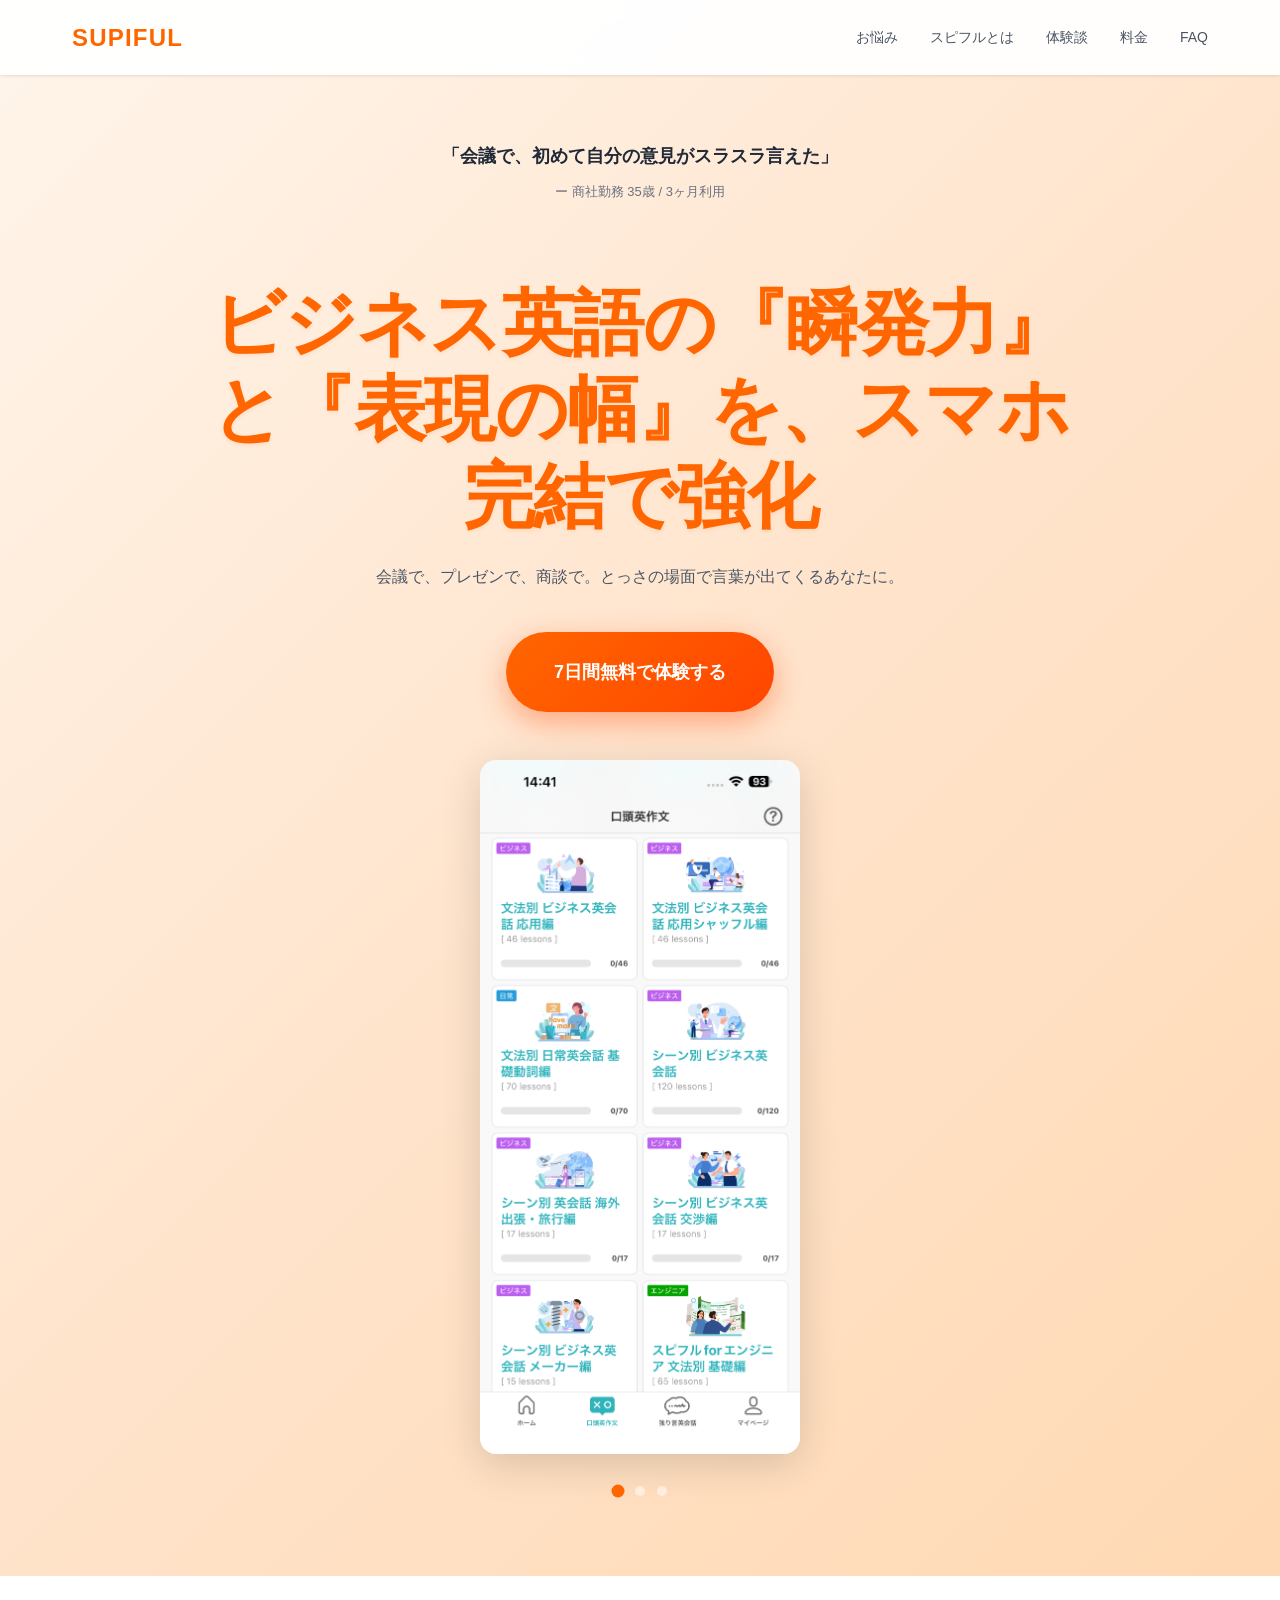
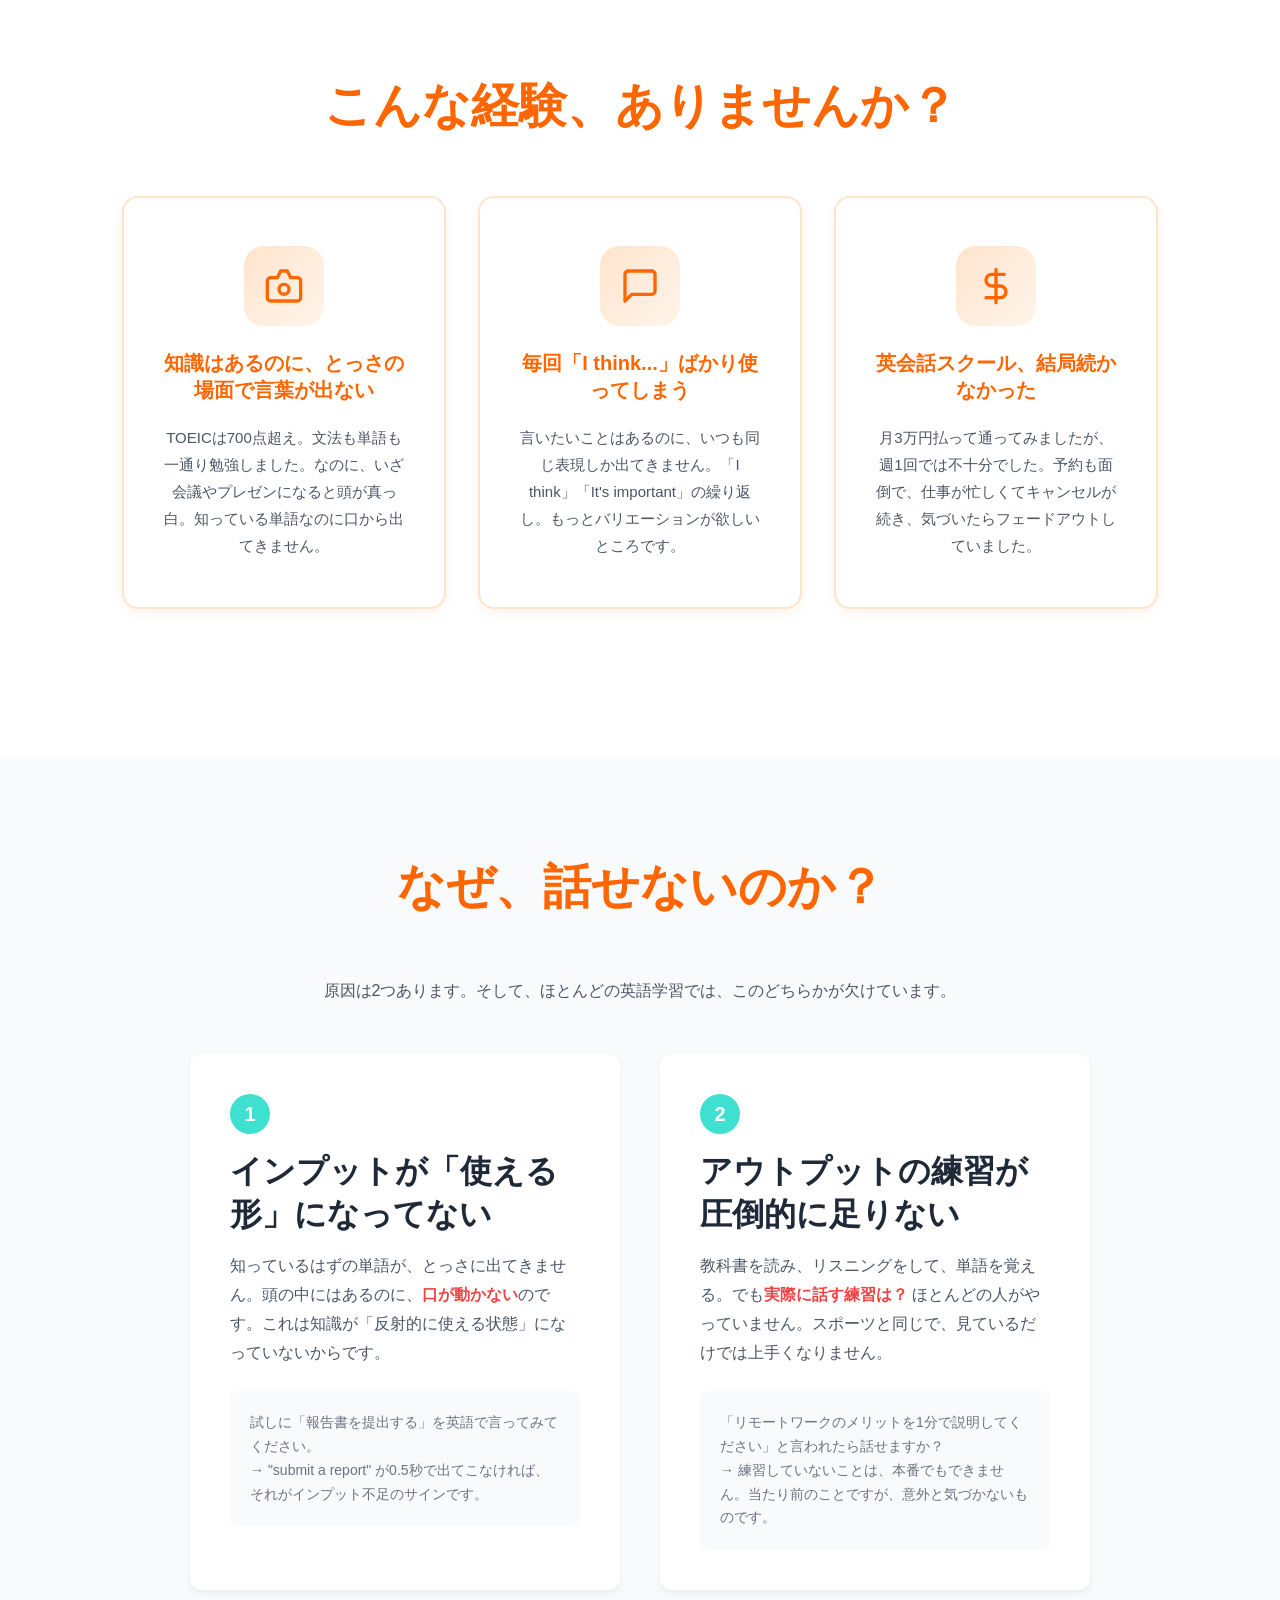
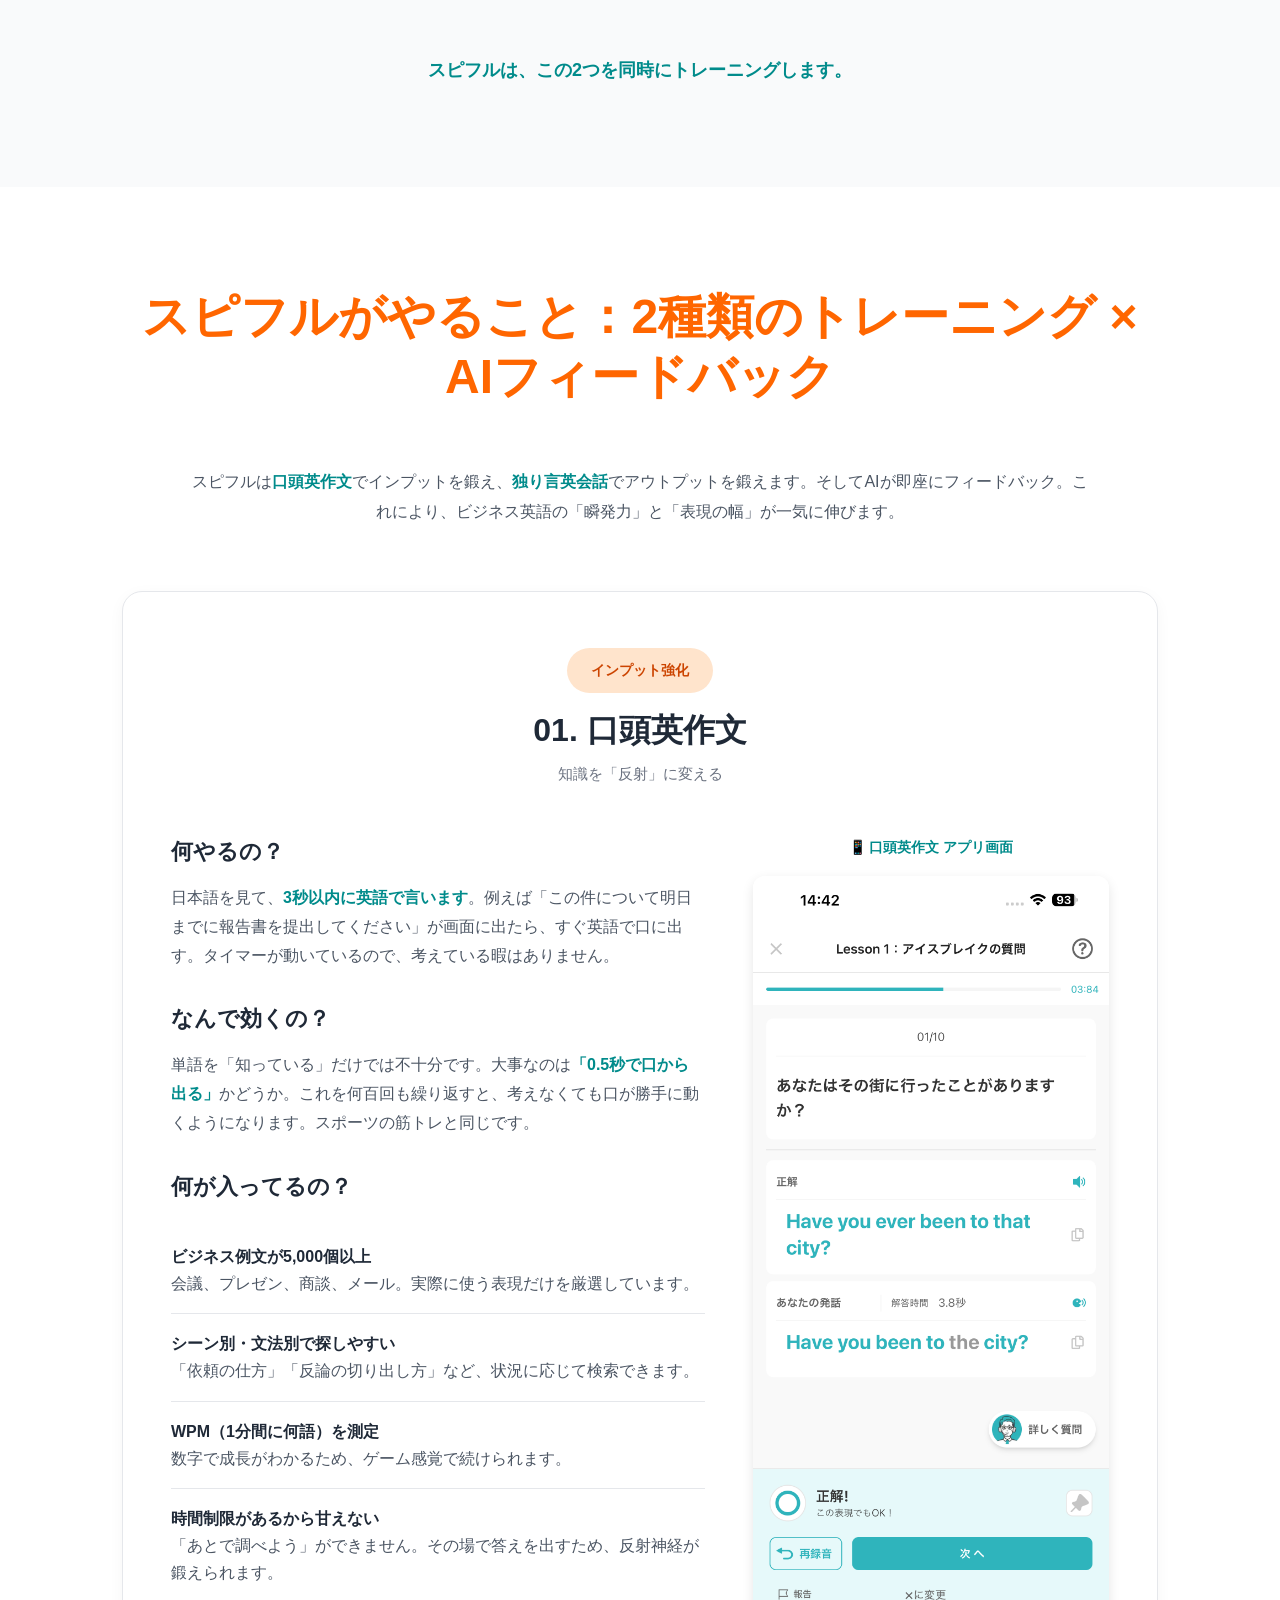
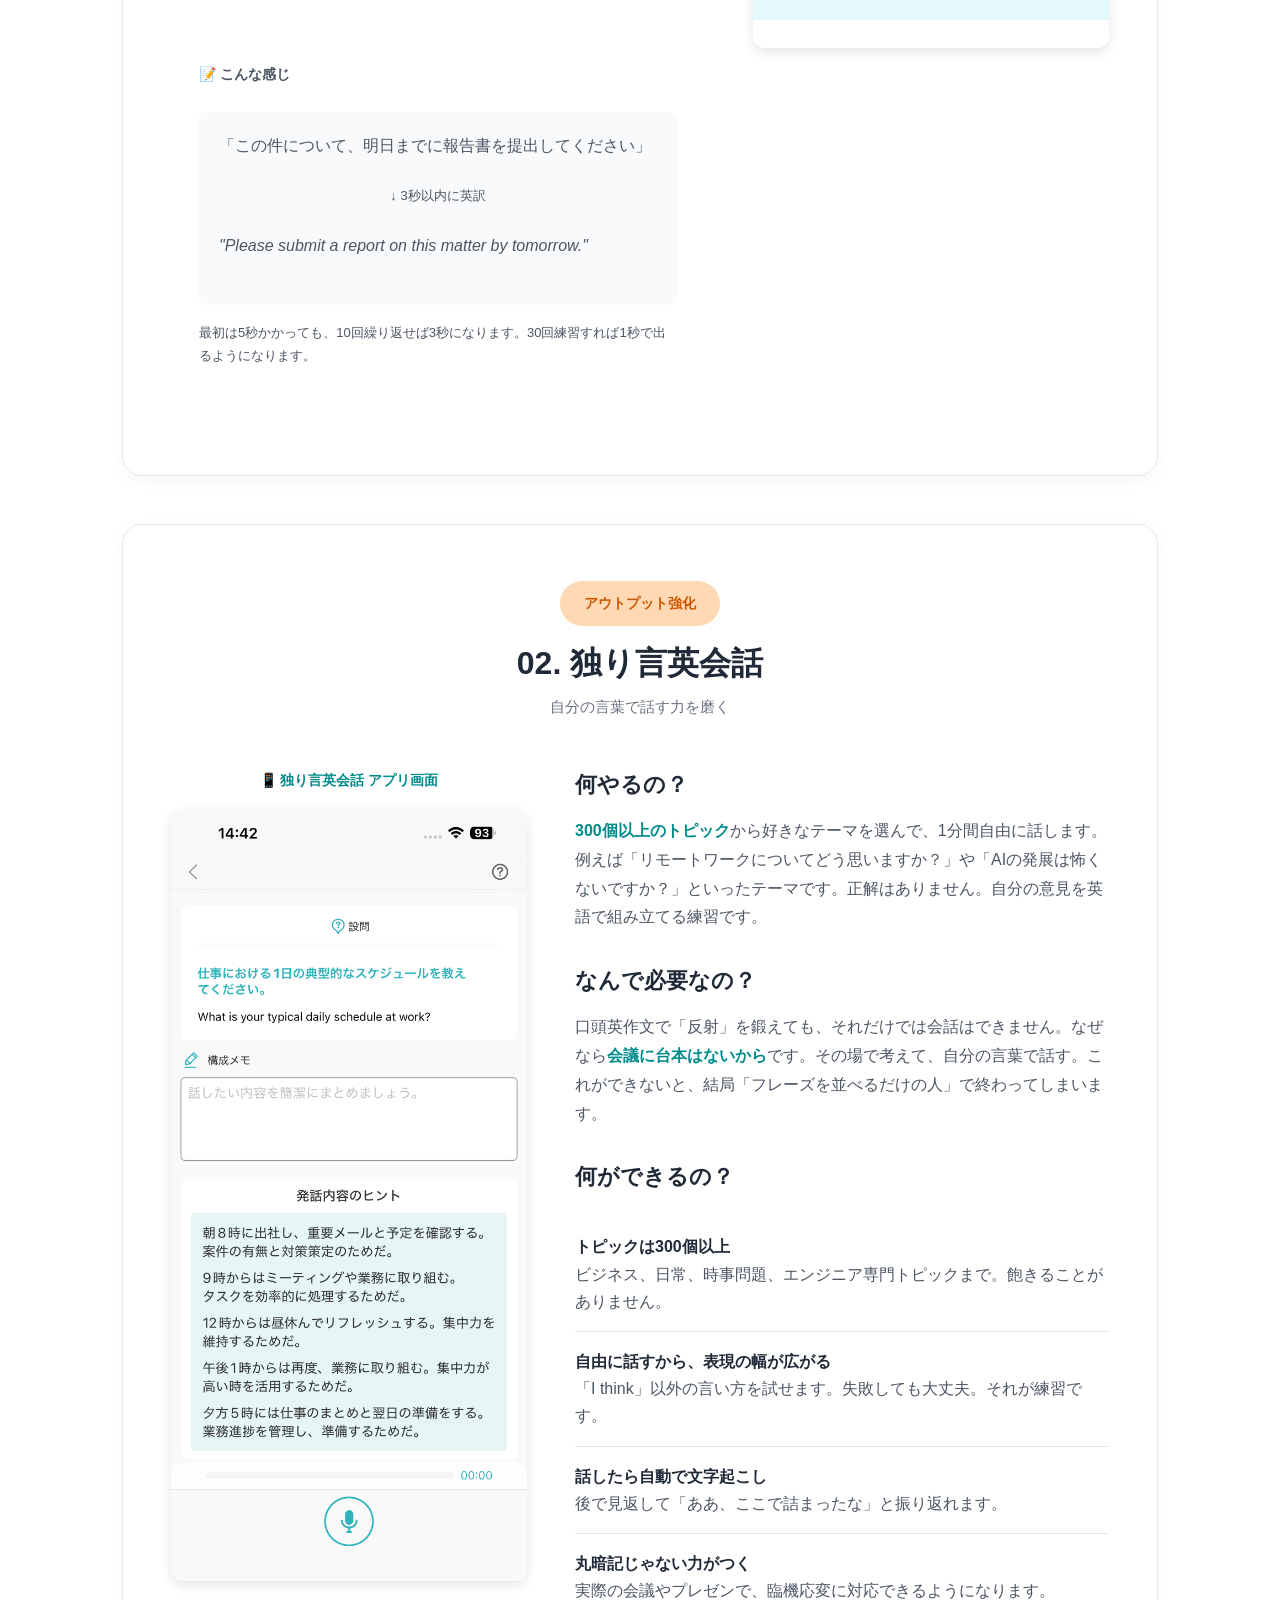
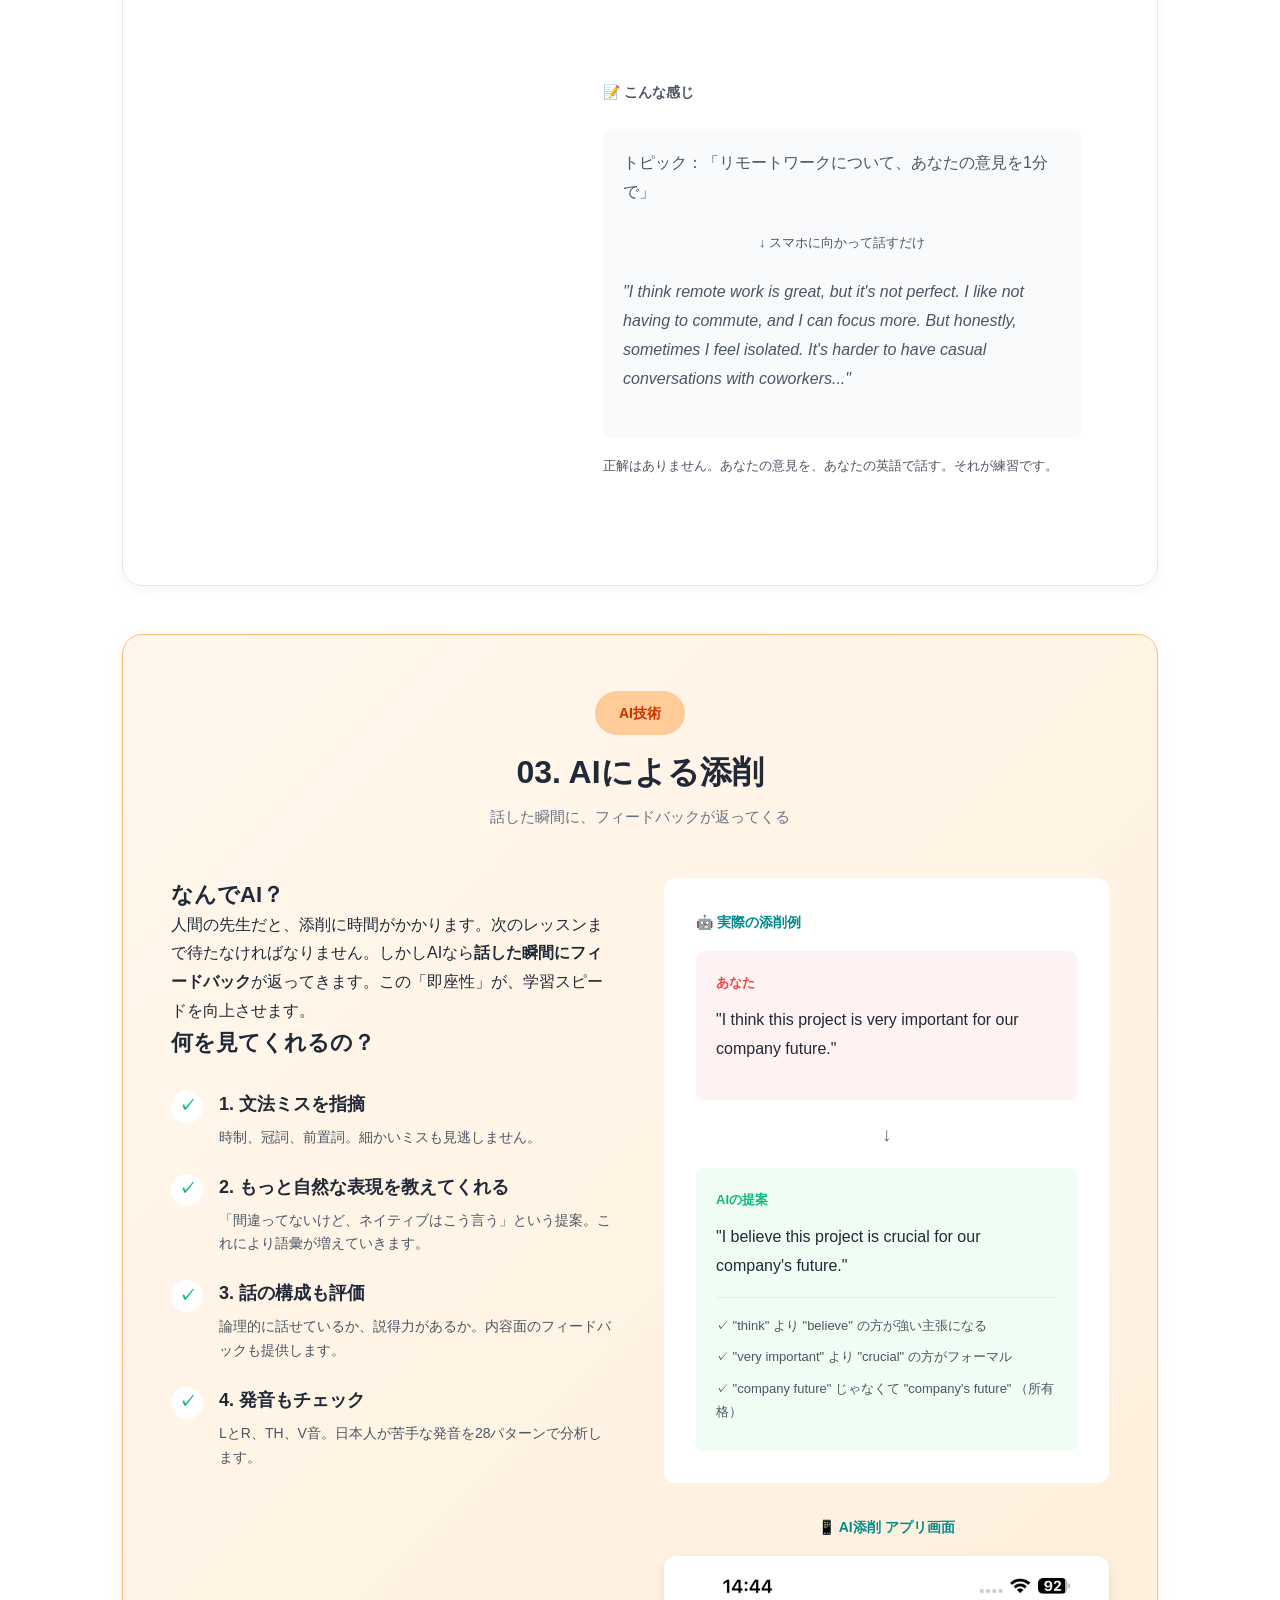
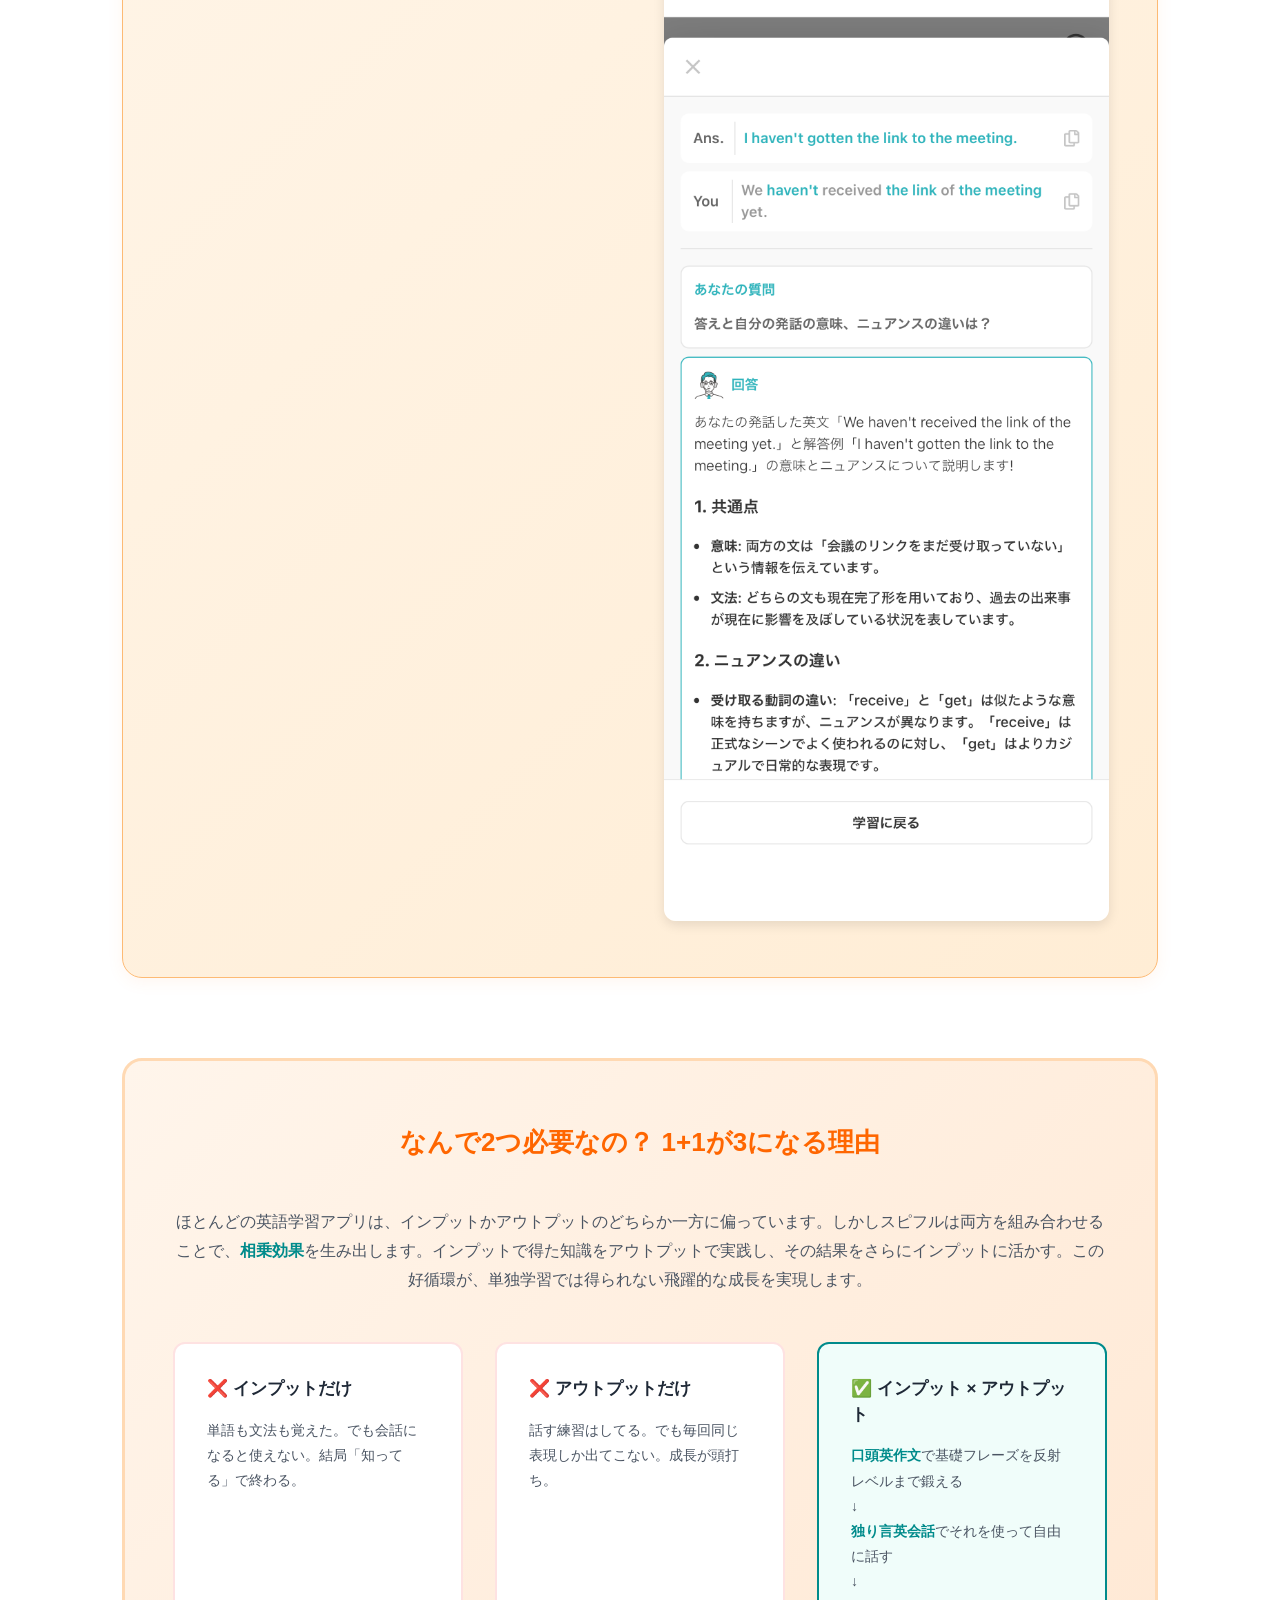
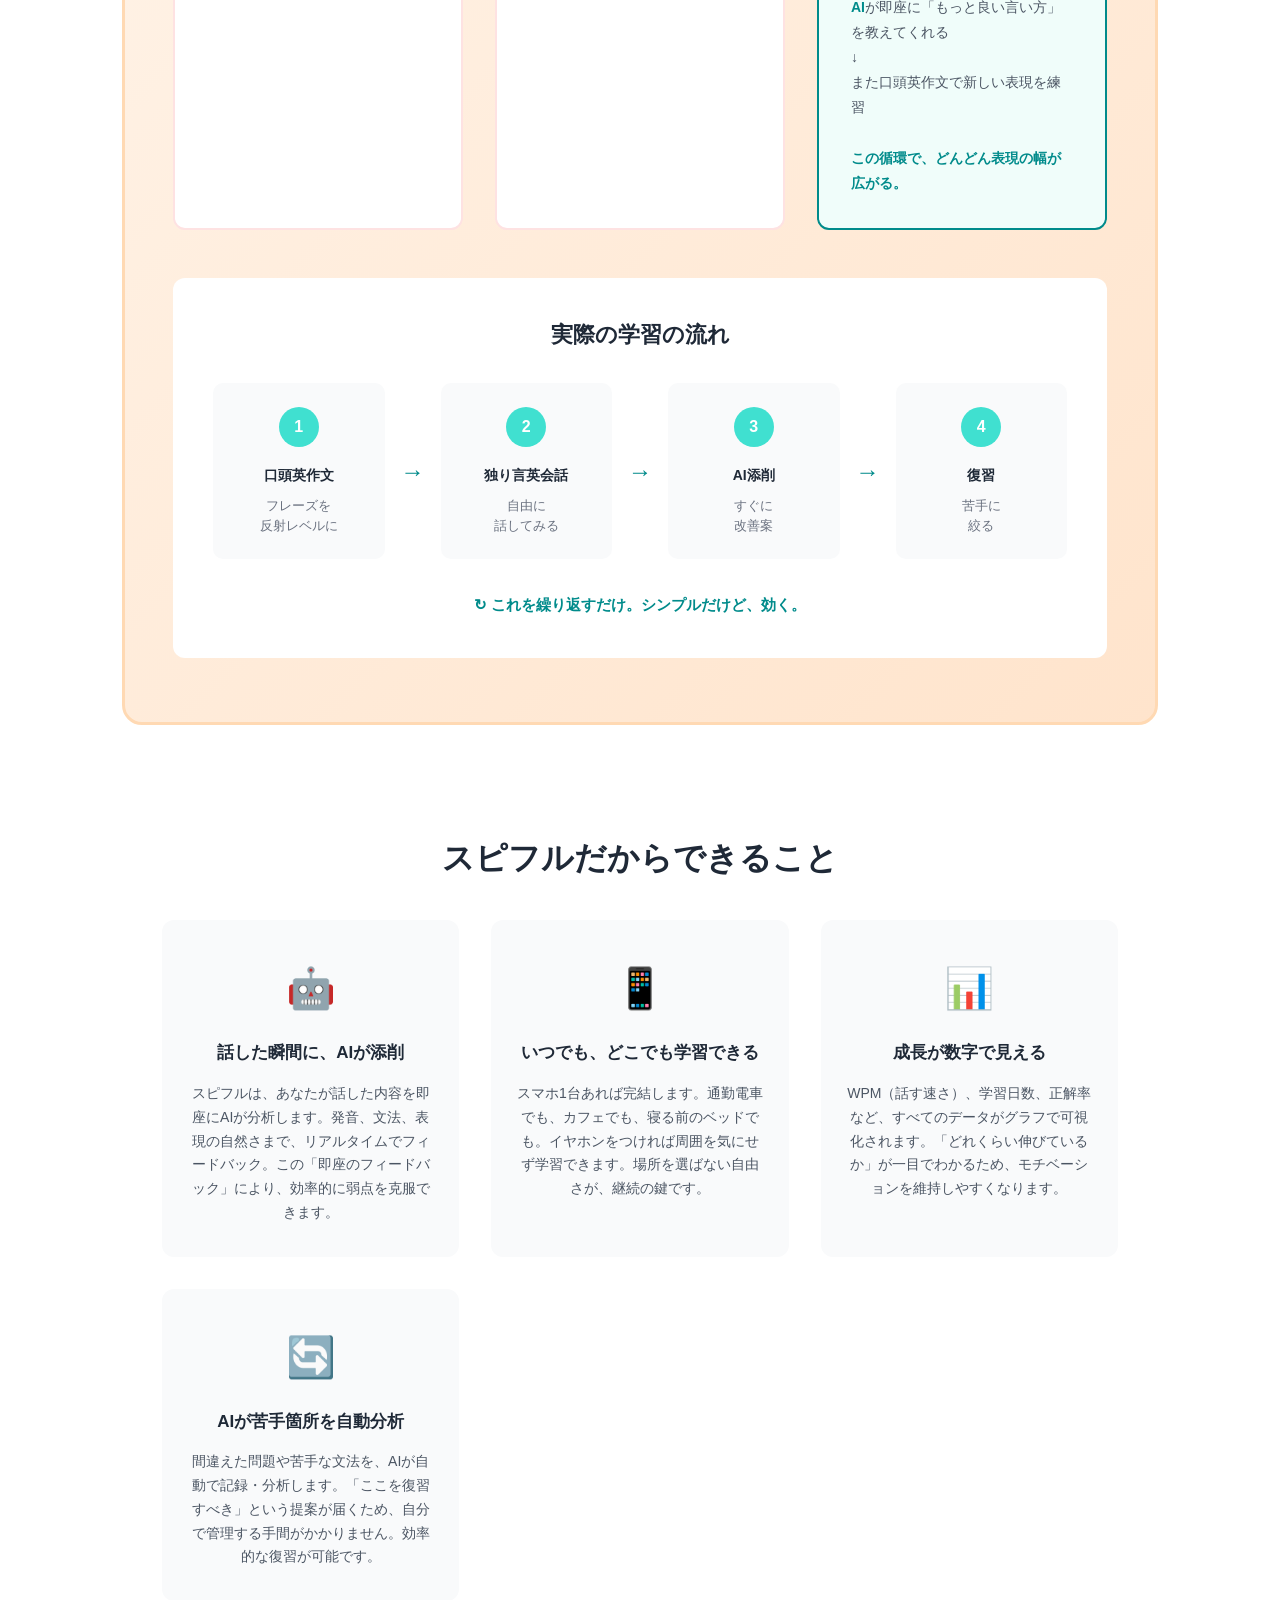
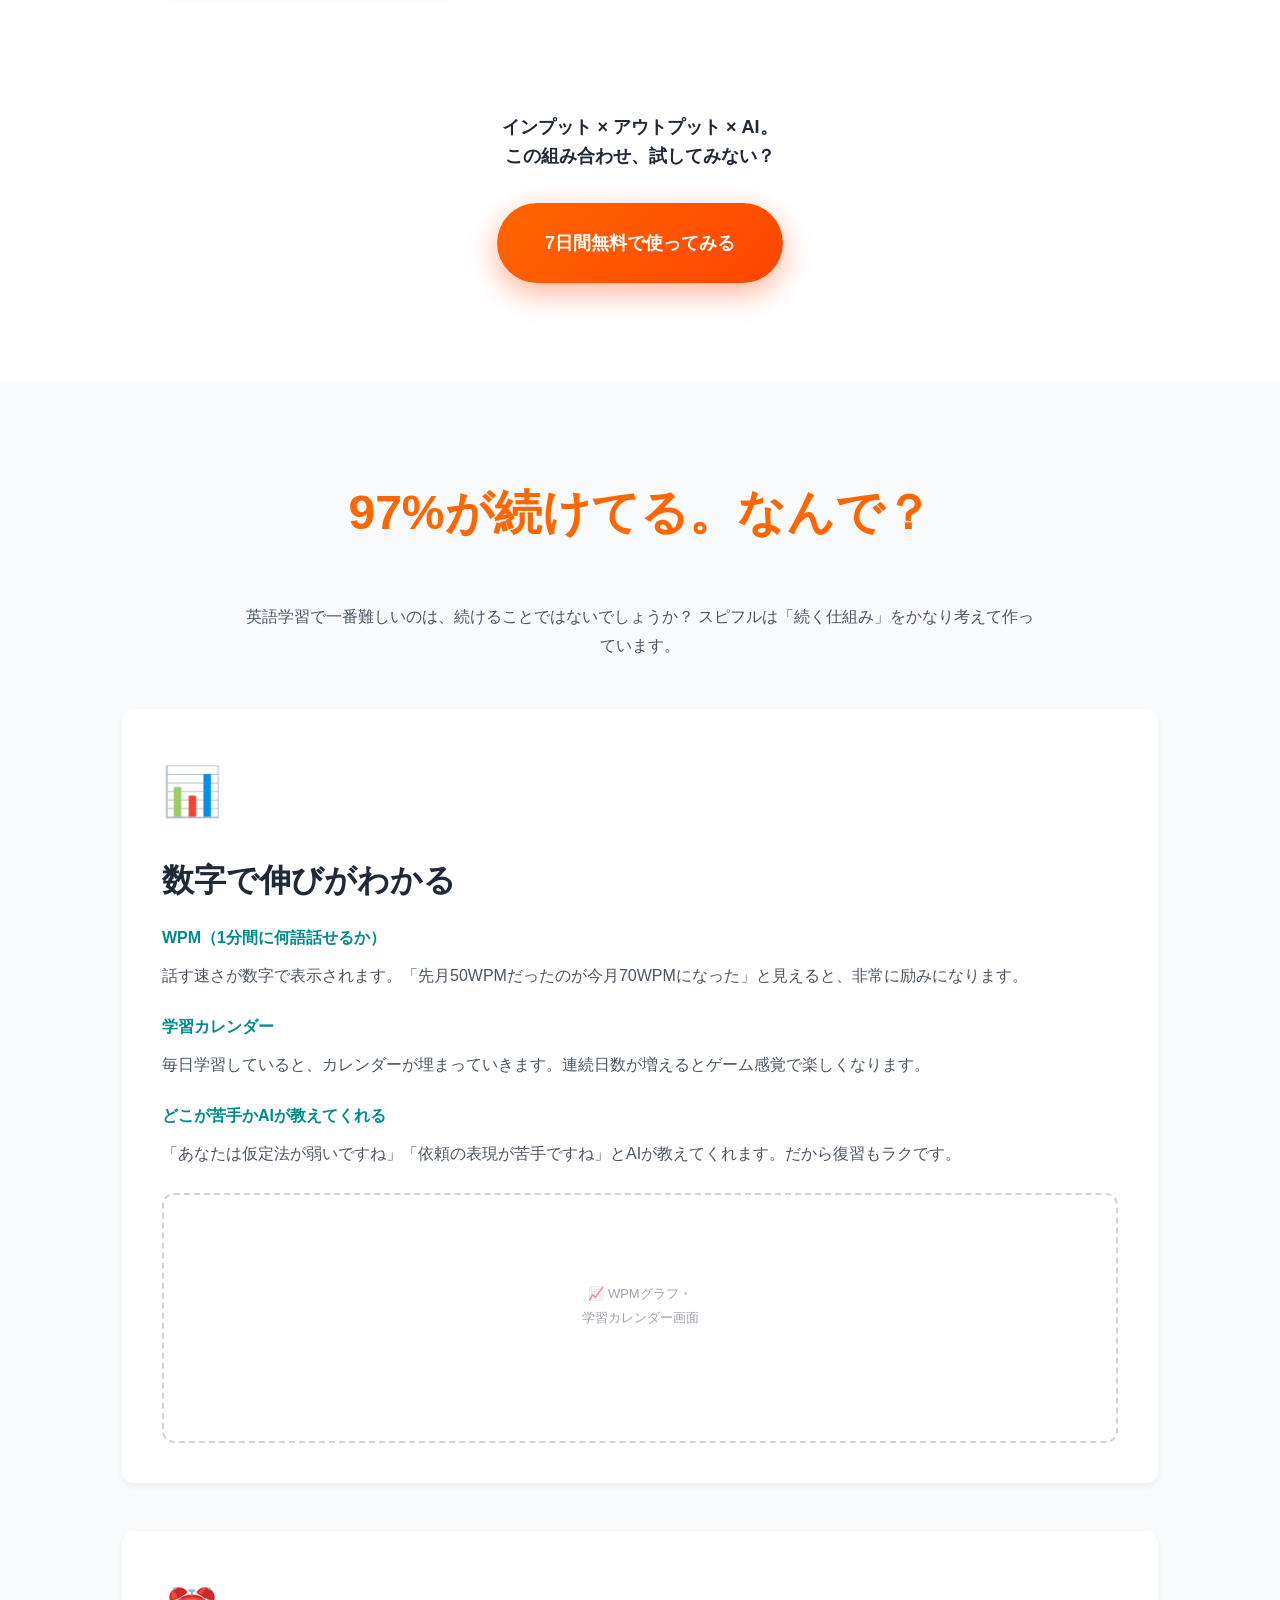
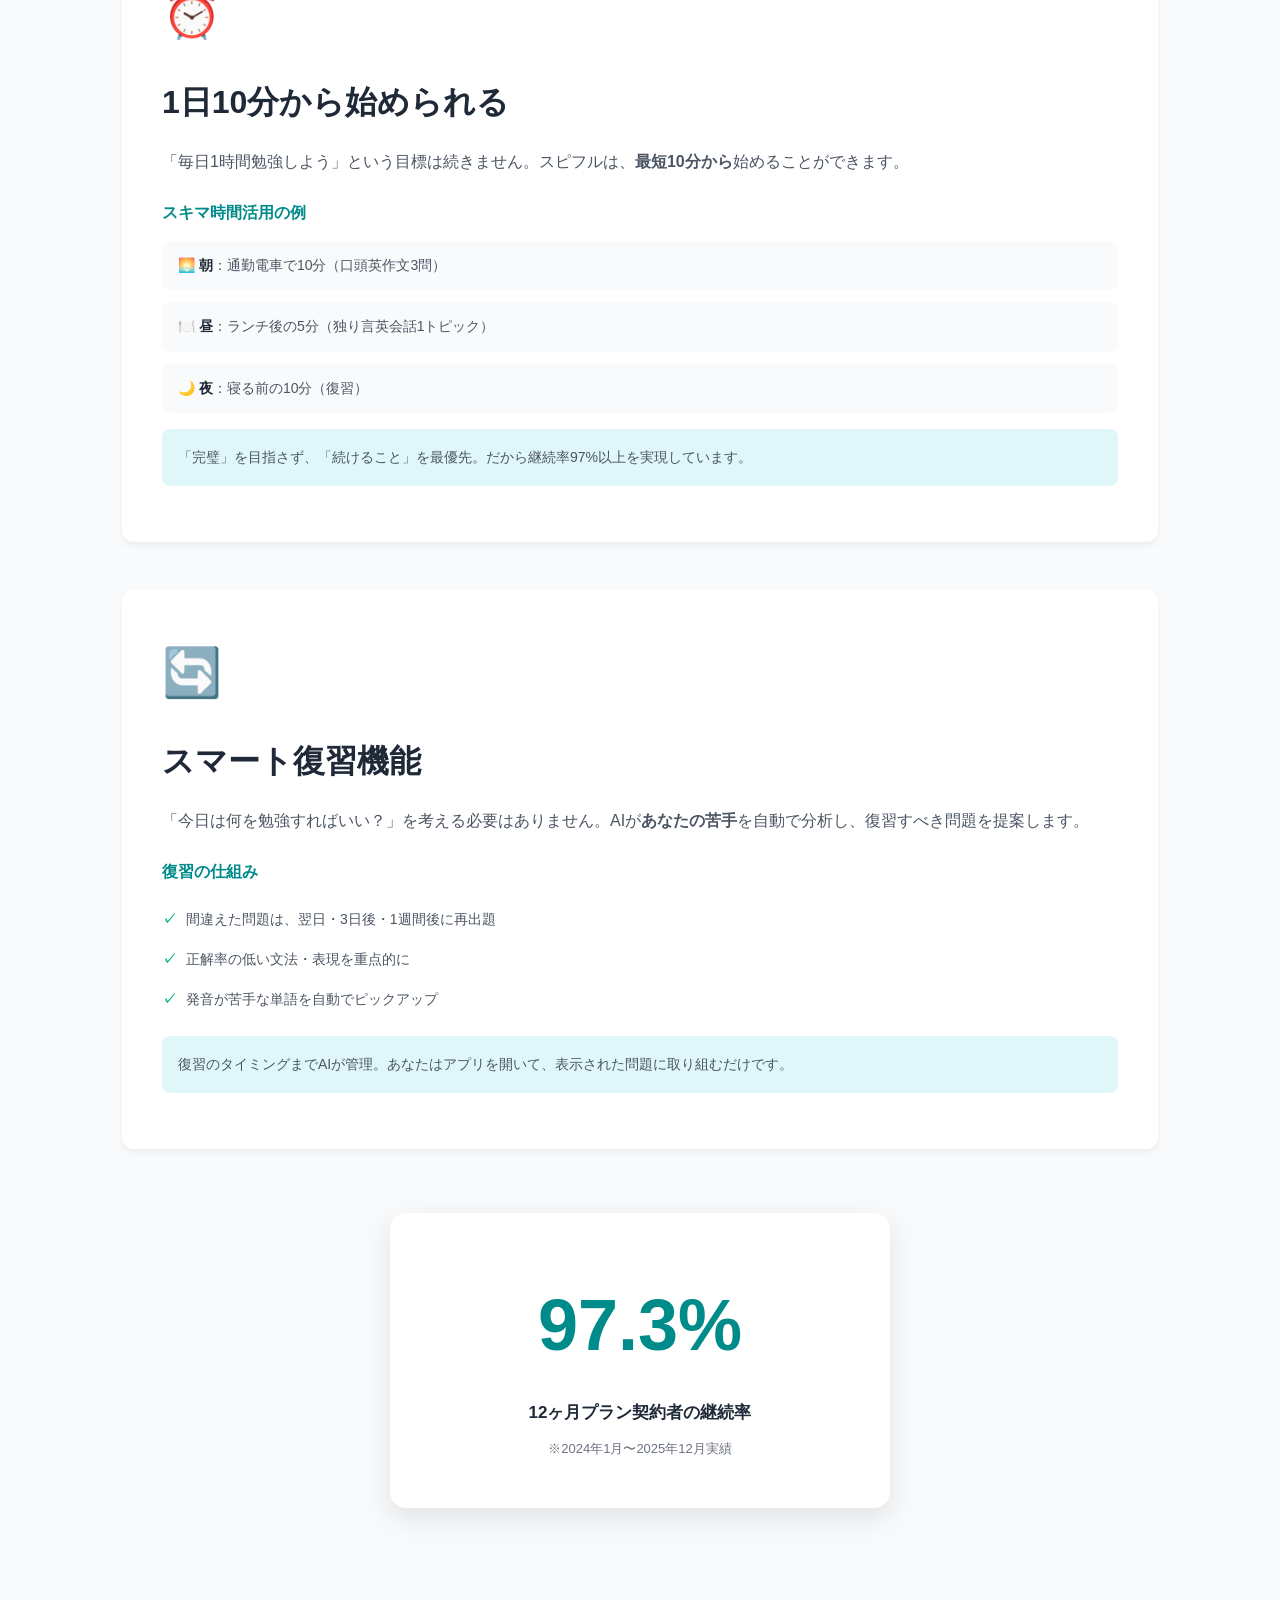
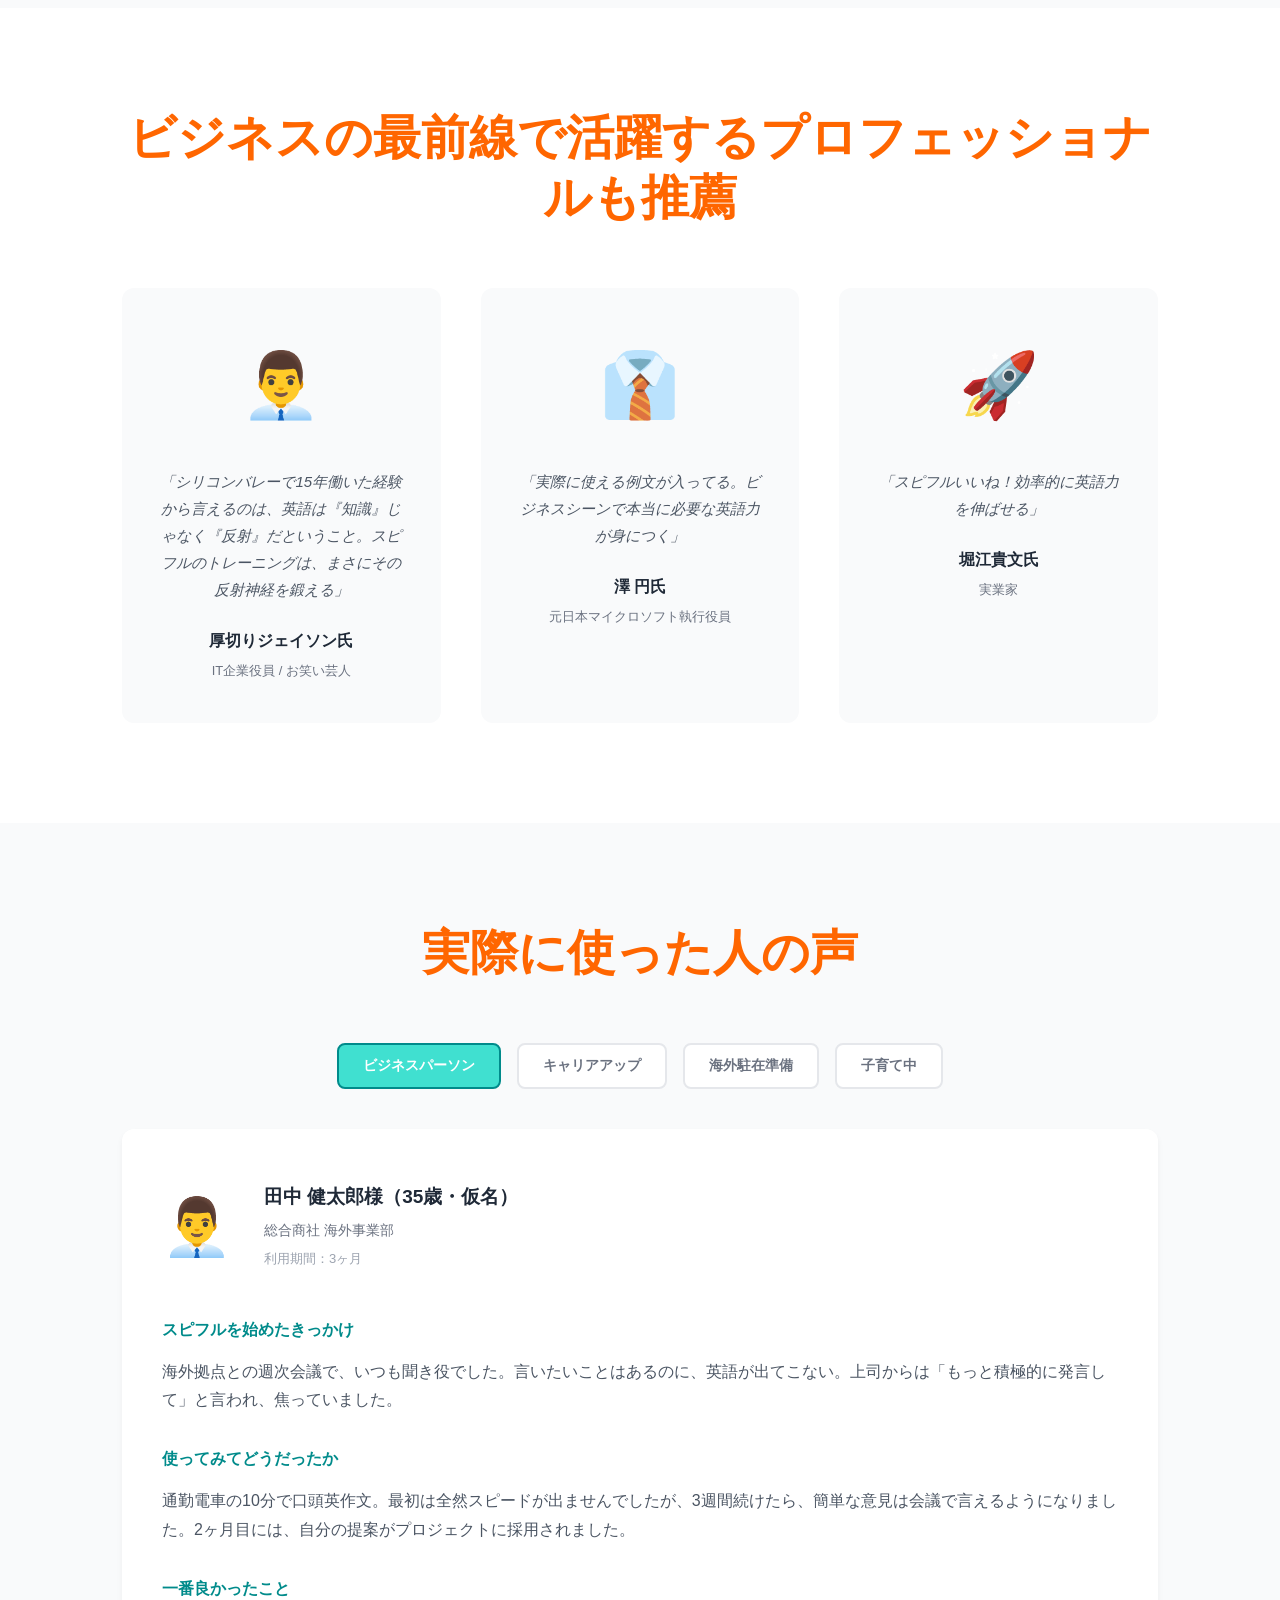
<file: index.html>
<!DOCTYPE html>
<html lang="ja">
<head>
    <meta charset="UTF-8">
    <meta name="viewport" content="width=device-width, initial-scale=1.0">
    <title>SUPIFUL - ビジネス英語の『瞬発力』と『表現の幅』を、スマホ完結で強化</title>
    <link rel="stylesheet" href="style.css">
</head>
<body>
    <!-- ヘッダー -->
    <header class="header">
        <div class="header-container">
            <div class="logo">SUPIFUL</div>
            <nav class="nav">
                <a href="#problem">お悩み</a>
                <a href="#solution">スピフルとは</a>
                <a href="#voice">体験談</a>
                <a href="#pricing">料金</a>
                <a href="#faq">FAQ</a>
            </nav>
        </div>
    </header>

    <!-- ファーストビュー -->
    <section class="hero">
        <div class="hero-content">
            <!-- ユーザーの声カルーセル -->
            <div class="hero-carousel">
                <div class="carousel-item active">
                    <div class="carousel-text">
                        <p class="carousel-quote">「会議で、初めて自分の意見がスラスラ言えた」</p>
                        <p class="carousel-author">ー 商社勤務 35歳 / 3ヶ月利用</p>
                    </div>
                </div>
                <div class="carousel-item">
                    <div class="carousel-text">
                        <p class="carousel-quote">「プレゼンで『君の英語はクリアだね』と褒められた」</p>
                        <p class="carousel-author">ー ITマーケター 28歳 / 4ヶ月利用</p>
                    </div>
                </div>
                <div class="carousel-item">
                    <div class="carousel-text">
                        <p class="carousel-quote">「通勤時間10分が、英語力を磨く時間に変わった」</p>
                        <p class="carousel-author">ー 金融機関勤務 42歳 / 8ヶ月利用</p>
                    </div>
                </div>
            </div>

            <!-- メインキャッチコピー -->
            <h1 class="hero-title">ビジネス英語の『瞬発力』と『表現の幅』を、スマホ完結で強化</h1>
            <p class="hero-subtitle">会議で、プレゼンで、商談で。とっさの場面で言葉が出てくるあなたに。</p>

            <!-- CTA -->
            <a href="#trial" class="cta-button primary-cta">7日間無料で体験する</a>

            <!-- アプリ画面プレビュー -->
            <div class="hero-app-preview">
                <img src="IMG_0155.PNG" alt="SUPIFUL 口頭英作文アプリ画面 - ビジネス英語の文法別・シーン別レッスン一覧" class="app-screenshot-image">
            </div>
        </div>

        <div class="hero-indicators">
            <span class="indicator active" data-index="0"></span>
            <span class="indicator" data-index="1"></span>
            <span class="indicator" data-index="2"></span>
        </div>
    </section>

    <!-- こんな悩みありませんか？ -->
    <section id="problem" class="problem-intro-section">
        <div class="container">
            <h2 class="section-title">こんな経験、ありませんか？</h2>

            <div class="problem-cards">
                <div class="problem-card fade-in">
                    <div class="problem-icon-wrapper">
                        <svg class="problem-icon-svg" viewBox="0 0 24 24" fill="none" xmlns="http://www.w3.org/2000/svg">
                            <path d="M20 7H16L14 3H10L8 7H4C2.9 7 2 7.9 2 9V19C2 20.1 2.9 21 4 21H20C21.1 21 22 20.1 22 19V9C22 7.9 21.1 7 20 7Z" stroke="currentColor" stroke-width="2" stroke-linecap="round" stroke-linejoin="round"/>
                            <circle cx="12" cy="14" r="3" stroke="currentColor" stroke-width="2"/>
                        </svg>
                    </div>
                    <h3>知識はあるのに、とっさの場面で言葉が出ない</h3>
                    <p>TOEICは700点超え。文法も単語も一通り勉強しました。なのに、いざ会議やプレゼンになると頭が真っ白。知っている単語なのに口から出てきません。</p>
                </div>

                <div class="problem-card fade-in">
                    <div class="problem-icon-wrapper">
                        <svg class="problem-icon-svg" viewBox="0 0 24 24" fill="none" xmlns="http://www.w3.org/2000/svg">
                            <path d="M21 15C21 15.5304 20.7893 16.0391 20.4142 16.4142C20.0391 16.7893 19.5304 17 19 17H7L3 21V5C3 4.46957 3.21071 3.96086 3.58579 3.58579C3.96086 3.21071 4.46957 3 5 3H19C19.5304 3 20.0391 3.21071 20.4142 3.58579C20.7893 3.96086 21 4.46957 21 5V15Z" stroke="currentColor" stroke-width="2" stroke-linecap="round" stroke-linejoin="round"/>
                        </svg>
                    </div>
                    <h3>毎回「I think...」ばかり使ってしまう</h3>
                    <p>言いたいことはあるのに、いつも同じ表現しか出てきません。「I think」「It's important」の繰り返し。もっとバリエーションが欲しいところです。</p>
                </div>

                <div class="problem-card fade-in">
                    <div class="problem-icon-wrapper">
                        <svg class="problem-icon-svg" viewBox="0 0 24 24" fill="none" xmlns="http://www.w3.org/2000/svg">
                            <path d="M12 2V22M17 5H9.5C8.57174 5 7.6815 5.36875 7.02513 6.02513C6.36875 6.6815 6 7.57174 6 8.5C6 9.42826 6.36875 10.3185 7.02513 10.9749C7.6815 11.6313 8.57174 12 9.5 12H14.5C15.4283 12 16.3185 12.3687 16.9749 13.0251C17.6313 13.6815 18 14.5717 18 15.5C18 16.4283 17.6313 17.3185 16.9749 17.9749C16.3185 18.6313 15.4283 19 14.5 19H6" stroke="currentColor" stroke-width="2" stroke-linecap="round" stroke-linejoin="round"/>
                        </svg>
                    </div>
                    <h3>英会話スクール、結局続かなかった</h3>
                    <p>月3万円払って通ってみましたが、週1回では不十分でした。予約も面倒で、仕事が忙しくてキャンセルが続き、気づいたらフェードアウトしていました。</p>
                </div>
            </div>

        </div>
    </section>

    <!-- なぜビジネス英語が話せないのか？ -->
    <section class="reason-section">
        <div class="container">
            <h2 class="section-title">なぜ、話せないのか？</h2>

            <div class="reason-content fade-in">
                <p class="reason-intro">原因は2つあります。そして、ほとんどの英語学習では、このどちらかが欠けています。</p>

                <div class="reason-grid">
                    <div class="reason-item">
                        <div class="reason-number">1</div>
                        <h3>インプットが「使える形」になってない</h3>
                        <p class="reason-desc">知っているはずの単語が、とっさに出てきません。頭の中にはあるのに、<strong>口が動かない</strong>のです。これは知識が「反射的に使える状態」になっていないからです。</p>
                        <p class="reason-example">試しに「報告書を提出する」を英語で言ってみてください。<br>→ "submit a report" が0.5秒で出てこなければ、それがインプット不足のサインです。</p>
                    </div>

                    <div class="reason-item">
                        <div class="reason-number">2</div>
                        <h3>アウトプットの練習が圧倒的に足りない</h3>
                        <p class="reason-desc">教科書を読み、リスニングをして、単語を覚える。でも<strong>実際に話す練習は？</strong> ほとんどの人がやっていません。スポーツと同じで、見ているだけでは上手くなりません。</p>
                        <p class="reason-example">「リモートワークのメリットを1分で説明してください」と言われたら話せますか？<br>→ 練習していないことは、本番でもできません。当たり前のことですが、意外と気づかないものです。</p>
                    </div>
                </div>

                <p class="reason-conclusion">スピフルは、この2つを同時にトレーニングします。</p>
            </div>
        </div>
    </section>

    <!-- スピフルの解決策 -->
    <section id="solution" class="solution-section">
        <div class="container">
            <h2 class="section-title">スピフルがやること：2種類のトレーニング × AIフィードバック</h2>

            <div class="solution-overview fade-in">
                <p class="solution-intro">スピフルは<strong>口頭英作文</strong>でインプットを鍛え、<strong>独り言英会話</strong>でアウトプットを鍛えます。そしてAIが即座にフィードバック。これにより、ビジネス英語の「瞬発力」と「表現の幅」が一気に伸びます。</p>
            </div>

            <!-- 口頭英作文 -->
            <div class="training-block fade-in">
                <div class="training-header">
                    <div class="training-badge input">インプット強化</div>
                    <h3 class="training-title">01. 口頭英作文</h3>
                    <p class="training-subtitle">知識を「反射」に変える</p>
                </div>

                <div class="training-content">
                    <div class="training-text">
                        <h4>何やるの？</h4>
                        <p>日本語を見て、<strong>3秒以内に英語で言います</strong>。例えば「この件について明日までに報告書を提出してください」が画面に出たら、すぐ英語で口に出す。タイマーが動いているので、考えている暇はありません。</p>

                        <h4>なんで効くの？</h4>
                        <p>単語を「知っている」だけでは不十分です。大事なのは<strong>「0.5秒で口から出る」</strong>かどうか。これを何百回も繰り返すと、考えなくても口が勝手に動くようになります。スポーツの筋トレと同じです。</p>

                        <h4>何が入ってるの？</h4>
                        <ul class="feature-list">
                            <li><strong>ビジネス例文が5,000個以上</strong><br>会議、プレゼン、商談、メール。実際に使う表現だけを厳選しています。</li>
                            <li><strong>シーン別・文法別で探しやすい</strong><br>「依頼の仕方」「反論の切り出し方」など、状況に応じて検索できます。</li>
                            <li><strong>WPM（1分間に何語）を測定</strong><br>数字で成長がわかるため、ゲーム感覚で続けられます。</li>
                            <li><strong>時間制限があるから甘えない</strong><br>「あとで調べよう」ができません。その場で答えを出すため、反射神経が鍛えられます。</li>
                        </ul>

                        <div class="training-example">
                            <p class="example-label">📝 こんな感じ</p>
                            <div class="example-box">
                                <p class="example-jp">「この件について、明日までに報告書を提出してください」</p>
                                <p class="example-arrow">↓ 3秒以内に英訳</p>
                                <p class="example-en">"Please submit a report on this matter by tomorrow."</p>
                            </div>
                            <p class="example-note">最初は5秒かかっても、10回繰り返せば3秒になります。30回練習すれば1秒で出るようになります。</p>
                        </div>
                    </div>

                    <div class="training-visual">
                        <!-- アプリ画面 -->
                        <div class="app-screenshot">
                            <p class="screenshot-label">📱 口頭英作文 アプリ画面</p>
                            <img src="IMG_0156.PNG" alt="SUPIFUL 口頭英作文レッスン画面 - 日本語から英語への瞬間翻訳トレーニング" class="app-screenshot-image">
                        </div>
                    </div>
                </div>
            </div>

            <!-- 独り言英会話 -->
            <div class="training-block fade-in">
                <div class="training-header">
                    <div class="training-badge output">アウトプット強化</div>
                    <h3 class="training-title">02. 独り言英会話</h3>
                    <p class="training-subtitle">自分の言葉で話す力を磨く</p>
                </div>

                <div class="training-content reverse">
                    <div class="training-visual">
                        <!-- アプリ画面 -->
                        <div class="app-screenshot">
                            <p class="screenshot-label">📱 独り言英会話 アプリ画面</p>
                            <img src="IMG_0158.PNG" alt="SUPIFUL 独り言英会話レッスン画面 - トピックに沿った自由発話トレーニング" class="app-screenshot-image">
                        </div>
                    </div>

                    <div class="training-text">
                        <h4>何やるの？</h4>
                        <p><strong>300個以上のトピック</strong>から好きなテーマを選んで、1分間自由に話します。例えば「リモートワークについてどう思いますか？」や「AIの発展は怖くないですか？」といったテーマです。正解はありません。自分の意見を英語で組み立てる練習です。</p>

                        <h4>なんで必要なの？</h4>
                        <p>口頭英作文で「反射」を鍛えても、それだけでは会話はできません。なぜなら<strong>会議に台本はないから</strong>です。その場で考えて、自分の言葉で話す。これができないと、結局「フレーズを並べるだけの人」で終わってしまいます。</p>

                        <h4>何ができるの？</h4>
                        <ul class="feature-list">
                            <li><strong>トピックは300個以上</strong><br>ビジネス、日常、時事問題、エンジニア専門トピックまで。飽きることがありません。</li>
                            <li><strong>自由に話すから、表現の幅が広がる</strong><br>「I think」以外の言い方を試せます。失敗しても大丈夫。それが練習です。</li>
                            <li><strong>話したら自動で文字起こし</strong><br>後で見返して「ああ、ここで詰まったな」と振り返れます。</li>
                            <li><strong>丸暗記じゃない力がつく</strong><br>実際の会議やプレゼンで、臨機応変に対応できるようになります。</li>
                        </ul>

                        <div class="training-example">
                            <p class="example-label">📝 こんな感じ</p>
                            <div class="example-box">
                                <p class="example-topic">トピック：「リモートワークについて、あなたの意見を1分で」</p>
                                <p class="example-instruction">↓ スマホに向かって話すだけ</p>
                                <p class="example-answer">"I think remote work is great, but it's not perfect. I like not having to commute, and I can focus more. But honestly, sometimes I feel isolated. It's harder to have casual conversations with coworkers..."</p>
                            </div>
                            <p class="example-note">正解はありません。あなたの意見を、あなたの英語で話す。それが練習です。</p>
                        </div>
                    </div>
                </div>
            </div>

            <!-- AIによる添削 -->
            <div class="ai-block fade-in">
                <div class="ai-header">
                    <div class="training-badge ai">AI技術</div>
                    <h3 class="training-title">03. AIによる添削</h3>
                    <p class="training-subtitle">話した瞬間に、フィードバックが返ってくる</p>
                </div>

                <div class="ai-content">
                    <div class="ai-text">
                        <h4>なんでAI？</h4>
                        <p>人間の先生だと、添削に時間がかかります。次のレッスンまで待たなければなりません。しかしAIなら<strong>話した瞬間にフィードバック</strong>が返ってきます。この「即座性」が、学習スピードを向上させます。</p>

                        <h4>何を見てくれるの？</h4>
                        <div class="ai-features">
                            <div class="ai-feature-item">
                                <div class="ai-feature-icon">✓</div>
                                <div class="ai-feature-content">
                                    <h5>1. 文法ミスを指摘</h5>
                                    <p>時制、冠詞、前置詞。細かいミスも見逃しません。</p>
                                </div>
                            </div>

                            <div class="ai-feature-item">
                                <div class="ai-feature-icon">✓</div>
                                <div class="ai-feature-content">
                                    <h5>2. もっと自然な表現を教えてくれる</h5>
                                    <p>「間違ってないけど、ネイティブはこう言う」という提案。これにより語彙が増えていきます。</p>
                                </div>
                            </div>

                            <div class="ai-feature-item">
                                <div class="ai-feature-icon">✓</div>
                                <div class="ai-feature-content">
                                    <h5>3. 話の構成も評価</h5>
                                    <p>論理的に話せているか、説得力があるか。内容面のフィードバックも提供します。</p>
                                </div>
                            </div>

                            <div class="ai-feature-item">
                                <div class="ai-feature-icon">✓</div>
                                <div class="ai-feature-content">
                                    <h5>4. 発音もチェック</h5>
                                    <p>LとR、TH、V音。日本人が苦手な発音を28パターンで分析します。</p>
                                </div>
                            </div>
                        </div>
                    </div>

                    <div class="ai-visual">
                        <div class="ai-example">
                            <p class="example-label">🤖 実際の添削例</p>
                            <div class="ai-before-after">
                                <div class="ai-before">
                                    <p class="ai-tag">あなた</p>
                                    <p class="ai-text-sample">"I think this project is very important for our company future."</p>
                                </div>
                                <div class="ai-arrow">↓</div>
                                <div class="ai-after">
                                    <p class="ai-tag">AIの提案</p>
                                    <p class="ai-text-sample">"I believe this project is crucial for our company's future."</p>
                                    <div class="ai-feedback">
                                        <p class="ai-feedback-item">✓ "think" より "believe" の方が強い主張になる</p>
                                        <p class="ai-feedback-item">✓ "very important" より "crucial" の方がフォーマル</p>
                                        <p class="ai-feedback-item">✓ "company future" じゃなくて "company's future" （所有格）</p>
                                    </div>
                                </div>
                            </div>
                        </div>

                        <div class="app-screenshot">
                            <p class="screenshot-label">📱 AI添削 アプリ画面</p>
                            <img src="IMG_0159.PNG" alt="SUPIFUL AI添削結果画面 - ニュアンスの違いと改善提案の詳細フィードバック" class="app-screenshot-image">
                        </div>
                    </div>
                </div>
            </div>

            <!-- 相乗効果の説明（最重要） -->
            <div class="synergy-section fade-in">
                <h3 class="synergy-title">なんで2つ必要なの？ 1+1が3になる理由</h3>

                <div class="synergy-content">
                    <div class="synergy-explanation">
                        <p class="synergy-intro">ほとんどの英語学習アプリは、インプットかアウトプットのどちらか一方に偏っています。しかしスピフルは両方を組み合わせることで、<strong>相乗効果</strong>を生み出します。インプットで得た知識をアウトプットで実践し、その結果をさらにインプットに活かす。この好循環が、単独学習では得られない飛躍的な成長を実現します。</p>

                        <div class="synergy-patterns">
                            <div class="synergy-pattern bad">
                                <h4>❌ インプットだけ</h4>
                                <p>単語も文法も覚えた。でも会話になると使えない。結局「知ってる」で終わる。</p>
                            </div>

                            <div class="synergy-pattern bad">
                                <h4>❌ アウトプットだけ</h4>
                                <p>話す練習はしてる。でも毎回同じ表現しか出てこない。成長が頭打ち。</p>
                            </div>

                            <div class="synergy-pattern good">
                                <h4>✅ インプット × アウトプット</h4>
                                <p><strong>口頭英作文</strong>で基礎フレーズを反射レベルまで鍛える<br>
                                ↓<br>
                                <strong>独り言英会話</strong>でそれを使って自由に話す<br>
                                ↓<br>
                                <strong>AI</strong>が即座に「もっと良い言い方」を教えてくれる<br>
                                ↓<br>
                                また口頭英作文で新しい表現を練習<br>
                                <br>
                                <strong>この循環で、どんどん表現の幅が広がる。</strong></p>
                            </div>
                        </div>

                        <div class="synergy-visual-cycle">
                            <h4>実際の学習の流れ</h4>
                            <div class="cycle-diagram">
                                <div class="cycle-step">
                                    <div class="cycle-number">1</div>
                                    <p class="cycle-label">口頭英作文</p>
                                    <p class="cycle-desc">フレーズを<br>反射レベルに</p>
                                </div>
                                <div class="cycle-arrow">→</div>
                                <div class="cycle-step">
                                    <div class="cycle-number">2</div>
                                    <p class="cycle-label">独り言英会話</p>
                                    <p class="cycle-desc">自由に<br>話してみる</p>
                                </div>
                                <div class="cycle-arrow">→</div>
                                <div class="cycle-step">
                                    <div class="cycle-number">3</div>
                                    <p class="cycle-label">AI添削</p>
                                    <p class="cycle-desc">すぐに<br>改善案</p>
                                </div>
                                <div class="cycle-arrow">→</div>
                                <div class="cycle-step">
                                    <div class="cycle-number">4</div>
                                    <p class="cycle-label">復習</p>
                                    <p class="cycle-desc">苦手に<br>絞る</p>
                                </div>
                            </div>
                            <p class="cycle-loop">↻ これを繰り返すだけ。シンプルだけど、効く。</p>
                        </div>
                    </div>
                </div>
            </div>

            <!-- スピフルならではの強み -->
            <div class="app-advantage fade-in">
                <h3 class="advantage-title">スピフルだからできること</h3>
                <div class="advantage-content">
                    <div class="advantage-item">
                        <div class="advantage-icon">🤖</div>
                        <h4>話した瞬間に、AIが添削</h4>
                        <p>スピフルは、あなたが話した内容を即座にAIが分析します。発音、文法、表現の自然さまで、リアルタイムでフィードバック。この「即座のフィードバック」により、効率的に弱点を克服できます。</p>
                    </div>

                    <div class="advantage-item">
                        <div class="advantage-icon">📱</div>
                        <h4>いつでも、どこでも学習できる</h4>
                        <p>スマホ1台あれば完結します。通勤電車でも、カフェでも、寝る前のベッドでも。イヤホンをつければ周囲を気にせず学習できます。場所を選ばない自由さが、継続の鍵です。</p>
                    </div>

                    <div class="advantage-item">
                        <div class="advantage-icon">📊</div>
                        <h4>成長が数字で見える</h4>
                        <p>WPM（話す速さ）、学習日数、正解率など、すべてのデータがグラフで可視化されます。「どれくらい伸びているか」が一目でわかるため、モチベーションを維持しやすくなります。</p>
                    </div>

                    <div class="advantage-item">
                        <div class="advantage-icon">🔄</div>
                        <h4>AIが苦手箇所を自動分析</h4>
                        <p>間違えた問題や苦手な文法を、AIが自動で記録・分析します。「ここを復習すべき」という提案が届くため、自分で管理する手間がかかりません。効率的な復習が可能です。</p>
                    </div>
                </div>
            </div>

            <!-- CTA -->
            <div class="solution-cta fade-in">
                <p class="cta-message">インプット × アウトプット × AI。<br>この組み合わせ、試してみない？</p>
                <a href="#trial" class="cta-button">7日間無料で使ってみる</a>
            </div>
        </div>
    </section>

    <!-- 継続できる理由 -->
    <section class="retention-section">
        <div class="container">
            <h2 class="section-title">97%が続けてる。なんで？</h2>

            <div class="retention-intro fade-in">
                <p>英語学習で一番難しいのは、続けることではないでしょうか？ スピフルは「続く仕組み」をかなり考えて作っています。</p>
            </div>

            <div class="retention-grid">
                <div class="retention-item fade-in">
                    <div class="retention-icon">📊</div>
                    <h3>数字で伸びがわかる</h3>
                    <div class="retention-detail">
                        <h4>WPM（1分間に何語話せるか）</h4>
                        <p>話す速さが数字で表示されます。「先月50WPMだったのが今月70WPMになった」と見えると、非常に励みになります。</p>

                        <h4>学習カレンダー</h4>
                        <p>毎日学習していると、カレンダーが埋まっていきます。連続日数が増えるとゲーム感覚で楽しくなります。</p>

                        <h4>どこが苦手かAIが教えてくれる</h4>
                        <p>「あなたは仮定法が弱いですね」「依頼の表現が苦手ですね」とAIが教えてくれます。だから復習もラクです。</p>
                    </div>

                    <div class="retention-screenshot">
                        <div class="screenshot-placeholder small">
                            <p>📈 WPMグラフ・<br>学習カレンダー画面</p>
                        </div>
                    </div>
                </div>

                <div class="retention-item fade-in">
                    <div class="retention-icon">⏰</div>
                    <h3>1日10分から始められる</h3>
                    <div class="retention-detail">
                        <p>「毎日1時間勉強しよう」という目標は続きません。スピフルは、<strong>最短10分から</strong>始めることができます。</p>

                        <h4>スキマ時間活用の例</h4>
                        <ul class="time-examples">
                            <li>🌅 <strong>朝</strong>：通勤電車で10分（口頭英作文3問）</li>
                            <li>🍽️ <strong>昼</strong>：ランチ後の5分（独り言英会話1トピック）</li>
                            <li>🌙 <strong>夜</strong>：寝る前の10分（復習）</li>
                        </ul>

                        <p class="retention-note">「完璧」を目指さず、「続けること」を最優先。だから継続率97%以上を実現しています。</p>
                    </div>
                </div>

                <div class="retention-item fade-in">
                    <div class="retention-icon">🔄</div>
                    <h3>スマート復習機能</h3>
                    <div class="retention-detail">
                        <p>「今日は何を勉強すればいい？」を考える必要はありません。AIが<strong>あなたの苦手</strong>を自動で分析し、復習すべき問題を提案します。</p>

                        <h4>復習の仕組み</h4>
                        <ul class="smart-review-list">
                            <li>間違えた問題は、翌日・3日後・1週間後に再出題</li>
                            <li>正解率の低い文法・表現を重点的に</li>
                            <li>発音が苦手な単語を自動でピックアップ</li>
                        </ul>

                        <p class="retention-note">復習のタイミングまでAIが管理。あなたはアプリを開いて、表示された問題に取り組むだけです。</p>
                    </div>
                </div>
            </div>

            <div class="retention-stat fade-in">
                <div class="stat-big">
                    <p class="stat-number">97.3%</p>
                    <p class="stat-label">12ヶ月プラン契約者の継続率</p>
                    <p class="stat-note">※2024年1月〜2025年12月実績</p>
                </div>
            </div>
        </div>
    </section>

    <!-- 著名人推薦 -->
    <section class="endorsement-section">
        <div class="container">
            <h2 class="section-title">ビジネスの最前線で活躍するプロフェッショナルも推薦</h2>

            <div class="endorsement-grid">
                <div class="endorsement-card fade-in">
                    <div class="endorsement-image">👨‍💼</div>
                    <p class="endorsement-quote">「シリコンバレーで15年働いた経験から言えるのは、英語は『知識』じゃなく『反射』だということ。スピフルのトレーニングは、まさにその反射神経を鍛える」</p>
                    <p class="endorsement-author">厚切りジェイソン氏</p>
                    <p class="endorsement-title">IT企業役員 / お笑い芸人</p>
                </div>

                <div class="endorsement-card fade-in">
                    <div class="endorsement-image">👔</div>
                    <p class="endorsement-quote">「実際に使える例文が入ってる。ビジネスシーンで本当に必要な英語力が身につく」</p>
                    <p class="endorsement-author">澤 円氏</p>
                    <p class="endorsement-title">元日本マイクロソフト執行役員</p>
                </div>

                <div class="endorsement-card fade-in">
                    <div class="endorsement-image">🚀</div>
                    <p class="endorsement-quote">「スピフルいいね！効率的に英語力を伸ばせる」</p>
                    <p class="endorsement-author">堀江貴文氏</p>
                    <p class="endorsement-title">実業家</p>
                </div>
            </div>
        </div>
    </section>

    <!-- 体験談 -->
    <section id="voice" class="testimonial-section">
        <div class="container">
            <h2 class="section-title">実際に使った人の声</h2>

            <div class="testimonial-tabs fade-in">
                <button class="tab-button active" data-tab="business">ビジネスパーソン</button>
                <button class="tab-button" data-tab="career">キャリアアップ</button>
                <button class="tab-button" data-tab="overseas">海外駐在準備</button>
                <button class="tab-button" data-tab="parent">子育て中</button>
            </div>

            <div class="testimonial-content">
                <div class="tab-panel active" id="business">
                    <div class="testimonial-card">
                        <div class="testimonial-header">
                            <div class="testimonial-avatar">👨‍💼</div>
                            <div class="testimonial-info">
                                <h3>田中 健太郎様（35歳・仮名）</h3>
                                <p class="testimonial-job">総合商社 海外事業部</p>
                                <p class="testimonial-period">利用期間：3ヶ月</p>
                            </div>
                        </div>
                        <div class="testimonial-story">
                            <h4>スピフルを始めたきっかけ</h4>
                            <p>海外拠点との週次会議で、いつも聞き役でした。言いたいことはあるのに、英語が出てこない。上司からは「もっと積極的に発言して」と言われ、焦っていました。</p>

                            <h4>使ってみてどうだったか</h4>
                            <p>通勤電車の10分で口頭英作文。最初は全然スピードが出ませんでしたが、3週間続けたら、簡単な意見は会議で言えるようになりました。2ヶ月目には、自分の提案がプロジェクトに採用されました。</p>

                            <h4>一番良かったこと</h4>
                            <p>「英語ができる」という自信が、仕事全体のパフォーマンスを上げてくれています。会議が怖くなくなりました。</p>
                        </div>
                    </div>
                </div>

                <div class="tab-panel" id="career">
                    <div class="testimonial-card">
                        <div class="testimonial-header">
                            <div class="testimonial-avatar">👩‍💻</div>
                            <div class="testimonial-info">
                                <h3>佐藤 美咲様（28歳・仮名）</h3>
                                <p class="testimonial-job">IT企業 マーケター</p>
                                <p class="testimonial-period">利用期間：4ヶ月</p>
                            </div>
                        </div>
                        <div class="testimonial-story">
                            <h4>スピフルを始めたきっかけ</h4>
                            <p>外資系企業への転職を目指していました。面接で英語プレゼンがあると聞いて、焦ってスピフルを始めました。</p>

                            <h4>使ってみてどうだったか</h4>
                            <p>独り言英会話で、毎日「自分の意見を論理的に話す」練習をしました。AIの添削で、自分の弱点（同じ表現の繰り返し）に気づけたのが大きかったです。</p>

                            <h4>一番良かったこと</h4>
                            <p>転職面接で「君の英語は非常にクリア」と褒められました。念願の外資系企業に転職できたのは、スピフルのおかげです。</p>
                        </div>
                    </div>
                </div>

                <div class="tab-panel" id="overseas">
                    <div class="testimonial-card">
                        <div class="testimonial-header">
                            <div class="testimonial-avatar">✈️</div>
                            <div class="testimonial-info">
                                <h3>山田 大輔様（38歳・仮名）</h3>
                                <p class="testimonial-job">製造業 海外駐在準備中</p>
                                <p class="testimonial-period">利用期間：6ヶ月</p>
                            </div>
                        </div>
                        <div class="testimonial-story">
                            <h4>スピフルを始めたきっかけ</h4>
                            <p>3ヶ月後にシンガポール駐在が決まり、焦ってスピフルを始めました。TOEICは700点ありましたが、会話はほとんどできませんでした。</p>

                            <h4>使ってみてどうだったか</h4>
                            <p>ビジネスシーンに特化した例文が豊富で、実践的でした。現地に着いてから、スピフルで練習したフレーズがそのまま使えて驚きました。</p>

                            <h4>一番良かったこと</h4>
                            <p>今では現地スタッフとも冗談を言い合えます。仕事だけでなく、プライベートでも英語が楽しくなりました。</p>
                        </div>
                    </div>
                </div>

                <div class="tab-panel" id="parent">
                    <div class="testimonial-card">
                        <div class="testimonial-header">
                            <div class="testimonial-avatar">👨‍👧</div>
                            <div class="testimonial-info">
                                <h3>鈴木 真理子様（42歳・仮名）</h3>
                                <p class="testimonial-job">金融機関勤務 / 2児の母</p>
                                <p class="testimonial-period">利用期間：8ヶ月</p>
                            </div>
                        </div>
                        <div class="testimonial-story">
                            <h4>スピフルを始めたきっかけ</h4>
                            <p>子育てと仕事で時間がなく、英語学習は諦めていました。でも社内の英語プレゼンが苦痛で、何とかしたいと思っていました。</p>

                            <h4>使ってみてどうだったか</h4>
                            <p>通勤電車の10分だけ。それでも8ヶ月続けたら、社内の英語プレゼンが苦痛ではなくなりました。</p>

                            <h4>一番良かったこと</h4>
                            <p>「時間がない」は言い訳だったと気づきました。10分でも、毎日続ければ成長できる。これが一番の発見です。</p>
                        </div>
                    </div>
                </div>
            </div>
        </div>
    </section>

    <!-- 料金プラン -->
    <section id="pricing" class="pricing-section">
        <div class="container">
            <h2 class="section-title">料金プラン</h2>

            <div class="pricing-grid">
                <div class="pricing-card recommended fade-in">
                    <div class="pricing-badge">おすすめ</div>
                    <h3 class="pricing-title">12ヶ月プラン</h3>
                    <div class="pricing-discount">30%OFF</div>
                    <div class="pricing-amount">
                        <span class="pricing-yen">月額</span>
                        <span class="pricing-price">3,831</span>
                        <span class="pricing-unit">円（税込）</span>
                    </div>
                    <div class="pricing-total">総額 45,980円（税込）</div>
                    <div class="pricing-trial">9日間無料体験</div>
                    <ul class="pricing-features">
                        <li>✓ 口頭英作文 5,000以上の例文</li>
                        <li>✓ 独り言英会話 300以上のトピック</li>
                        <li>✓ AI自動添削（無制限）</li>
                        <li>✓ スピード測定（WPM）</li>
                        <li>✓ 学習カレンダー</li>
                        <li>✓ スマート復習機能</li>
                    </ul>
                    <a href="#trial" class="pricing-button primary">9日間無料で始める</a>
                </div>

                <div class="pricing-card fade-in">
                    <h3 class="pricing-title">1ヶ月プラン</h3>
                    <div class="pricing-amount">
                        <span class="pricing-yen">月額</span>
                        <span class="pricing-price">5,478</span>
                        <span class="pricing-unit">円（税込）</span>
                    </div>
                    <div class="pricing-total">　</div>
                    <div class="pricing-trial">7日間無料体験</div>
                    <ul class="pricing-features">
                        <li>✓ 口頭英作文 5,000以上の例文</li>
                        <li>✓ 独り言英会話 300以上のトピック</li>
                        <li>✓ AI自動添削（無制限）</li>
                        <li>✓ スピード測定（WPM）</li>
                        <li>✓ 学習カレンダー</li>
                        <li>✓ スマート復習機能</li>
                    </ul>
                    <a href="#trial" class="pricing-button secondary">7日間無料で始める</a>
                </div>
            </div>

            <p class="pricing-note fade-in">※無料体験期間中に解約すれば、料金は一切発生しません</p>
        </div>
    </section>

    <!-- FAQ -->
    <section id="faq" class="faq-section">
        <div class="container">
            <h2 class="section-title">よくある質問</h2>

            <div class="faq-list">
                <div class="faq-item fade-in">
                    <button class="faq-question">
                        <span>1日どのくらいの時間が必要ですか？</span>
                        <span class="faq-icon">+</span>
                    </button>
                    <div class="faq-answer">
                        <p>最短10分から始められます。口頭英作文は1問30秒〜1分、独り言英会話は1トピック5〜10分程度です。通勤時間や昼休みなど、スキマ時間で無理なく続けられます。</p>
                    </div>
                </div>

                <div class="faq-item fade-in">
                    <button class="faq-question">
                        <span>本当に効果が出ますか？</span>
                        <span class="faq-icon">+</span>
                    </button>
                    <div class="faq-answer">
                        <p>継続的に学習することで、多くのユーザーが効果を実感しています。ただし、個人差があり、継続的な学習が必要です。まずは7日間無料体験で、ご自身に合うかお試しください。</p>
                    </div>
                </div>

                <div class="faq-item fade-in">
                    <button class="faq-question">
                        <span>スマホだけで学習できますか？</span>
                        <span class="faq-icon">+</span>
                    </button>
                    <div class="faq-answer">
                        <p>はい、iPhone・Android両対応です。タブレットやPCでも利用できます。インターネット接続があれば、いつでもどこでも学習できます。</p>
                    </div>
                </div>

                <div class="faq-item fade-in">
                    <button class="faq-question">
                        <span>初心者でも大丈夫ですか？</span>
                        <span class="faq-icon">+</span>
                    </button>
                    <div class="faq-answer">
                        <p>はい。レベル別に例文が用意されており、中学英語レベルから始められます。AIが自動でレベル調整するので、あなたに最適な難易度で学習できます。</p>
                    </div>
                </div>

                <div class="faq-item fade-in">
                    <button class="faq-question">
                        <span>無料体験後、自動で課金されますか？</span>
                        <span class="faq-icon">+</span>
                    </button>
                    <div class="faq-answer">
                        <p>無料体験期間中に解約すれば、料金は一切発生しません。解約はアプリ内から簡単にできます。</p>
                    </div>
                </div>

                <div class="faq-item fade-in">
                    <button class="faq-question">
                        <span>どのくらいで効果を実感できますか？</span>
                        <span class="faq-icon">+</span>
                    </button>
                    <div class="faq-answer">
                        <p>個人差がありますが、多くのユーザーが2〜3ヶ月で効果を実感しています。毎日10分以上の学習を推奨しています。</p>
                    </div>
                </div>
            </div>
        </div>
    </section>

    <!-- 最終CTA -->
    <section id="trial" class="final-cta-section">
        <div class="container">
            <h2 class="section-title">ビジネス英語の瞬発力と表現の幅を、今すぐ体験してみませんか？</h2>
            <p class="final-cta-text">まずは7日間、無料でお試しください</p>
            <a href="#" class="cta-button primary-cta large">7日間無料で体験する</a>
            <p class="final-cta-note">※登録は30秒で完了します</p>
        </div>
    </section>

    <!-- フッター -->
    <footer class="footer">
        <div class="container">
            <div class="footer-content">
                <div class="footer-logo">SUPIFUL</div>
                <p class="footer-company">Developed by PROGRIT Inc.</p>
                <p class="footer-copyright">&copy; 2025 PROGRIT Inc. All rights reserved.</p>
            </div>
        </div>
    </footer>

    <script src="script.js"></script>
</body>
</html>
</file>
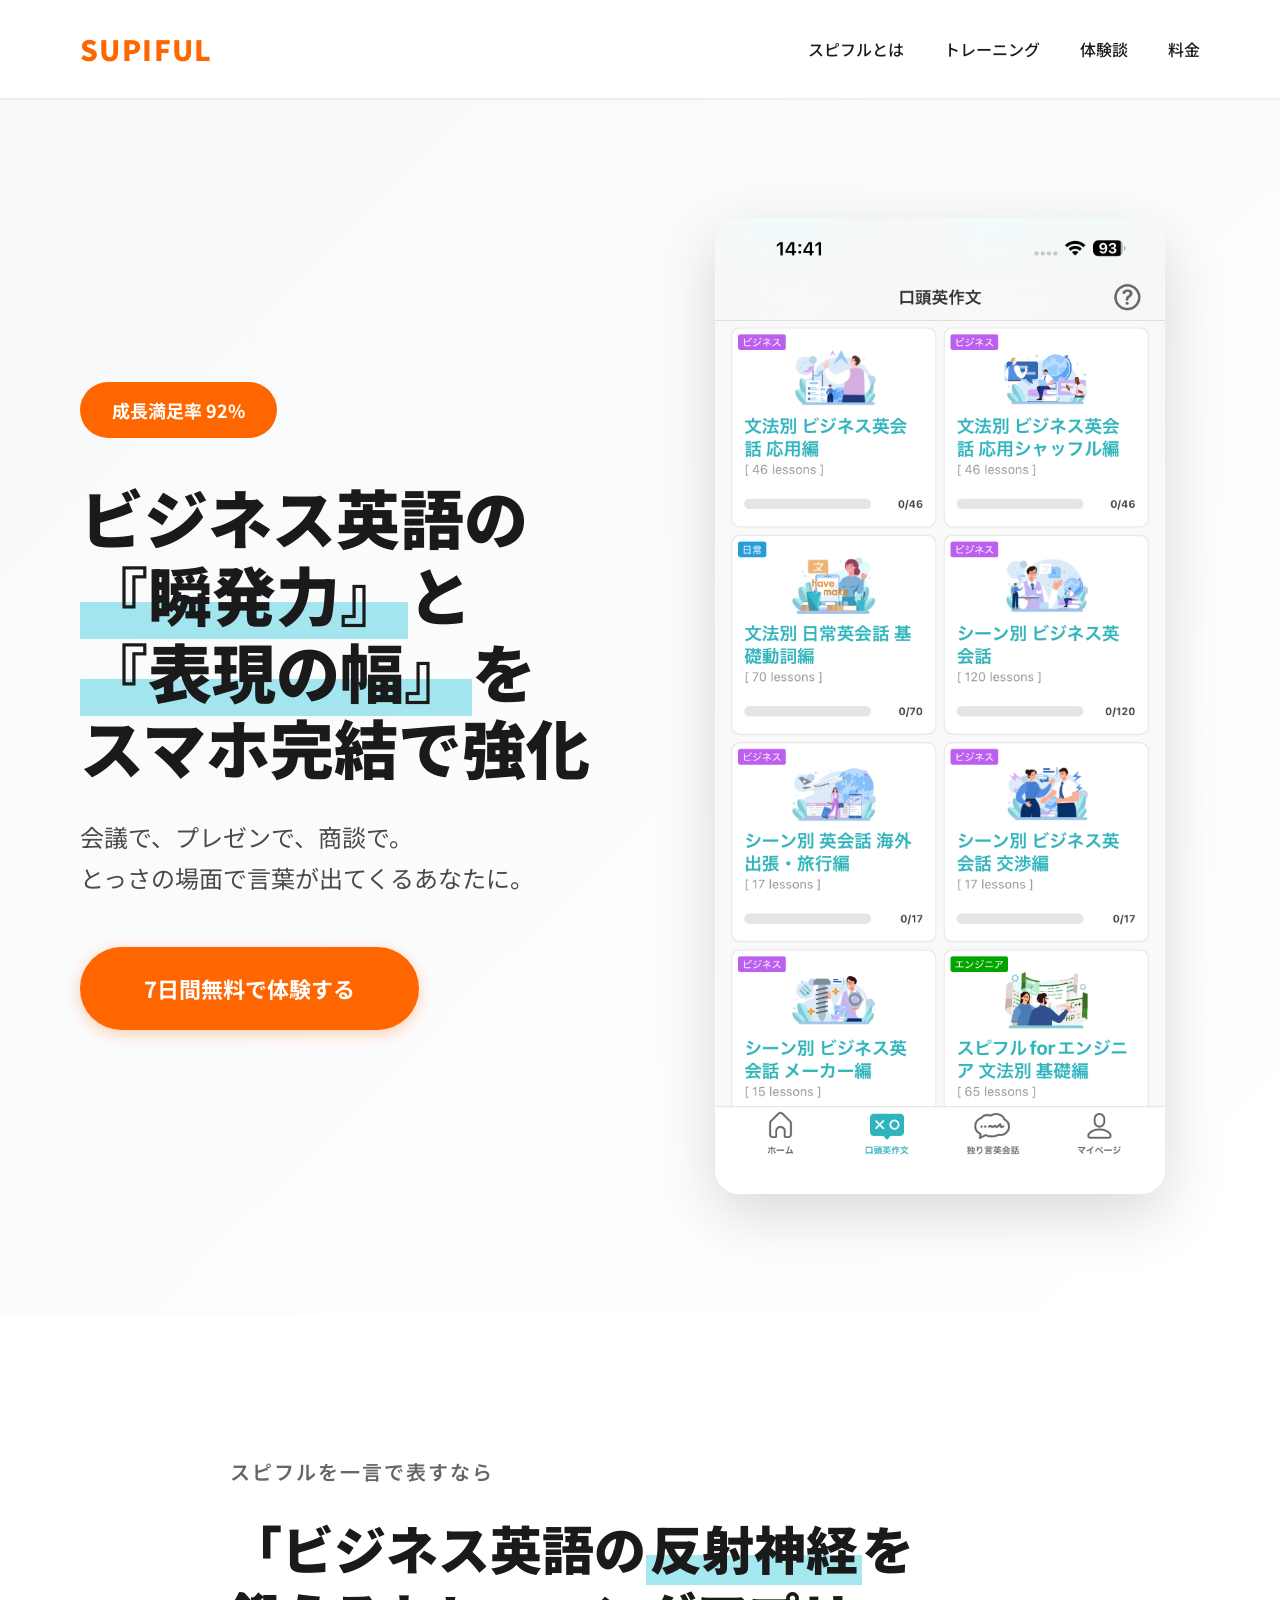
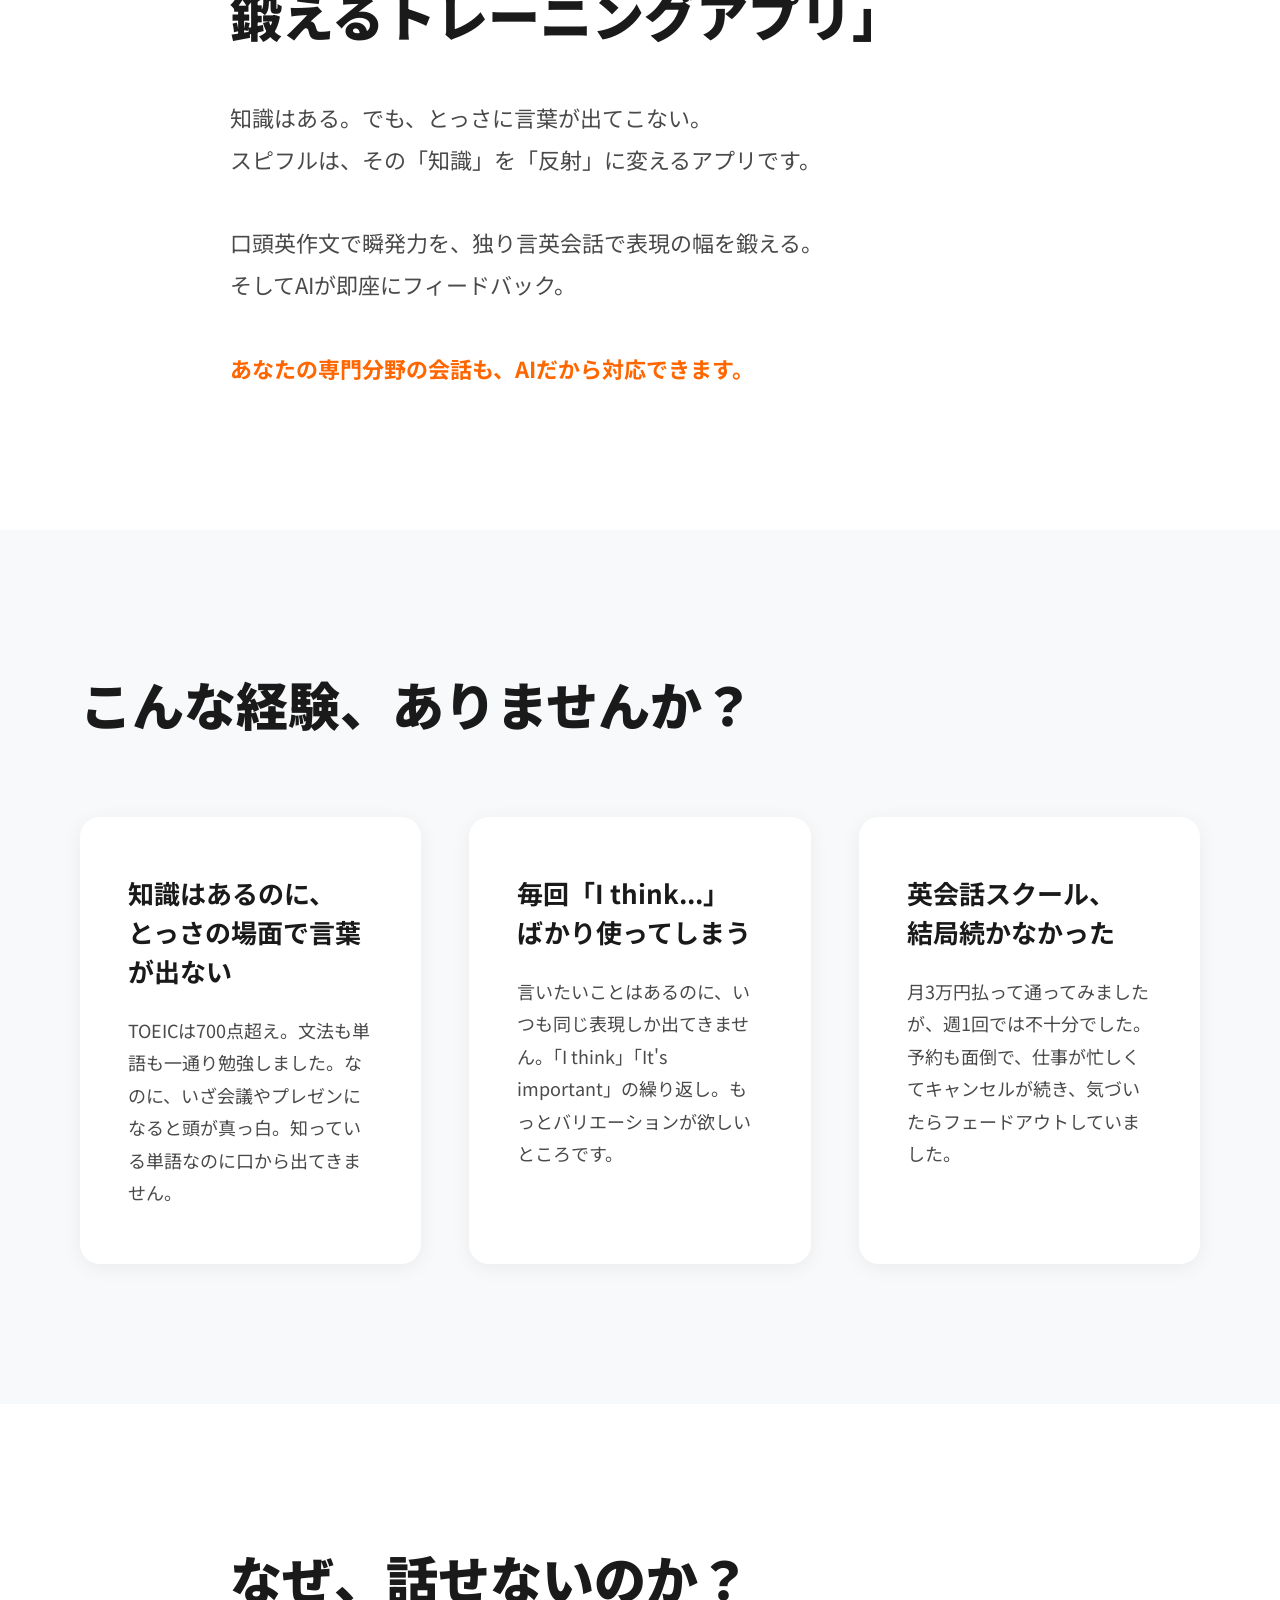
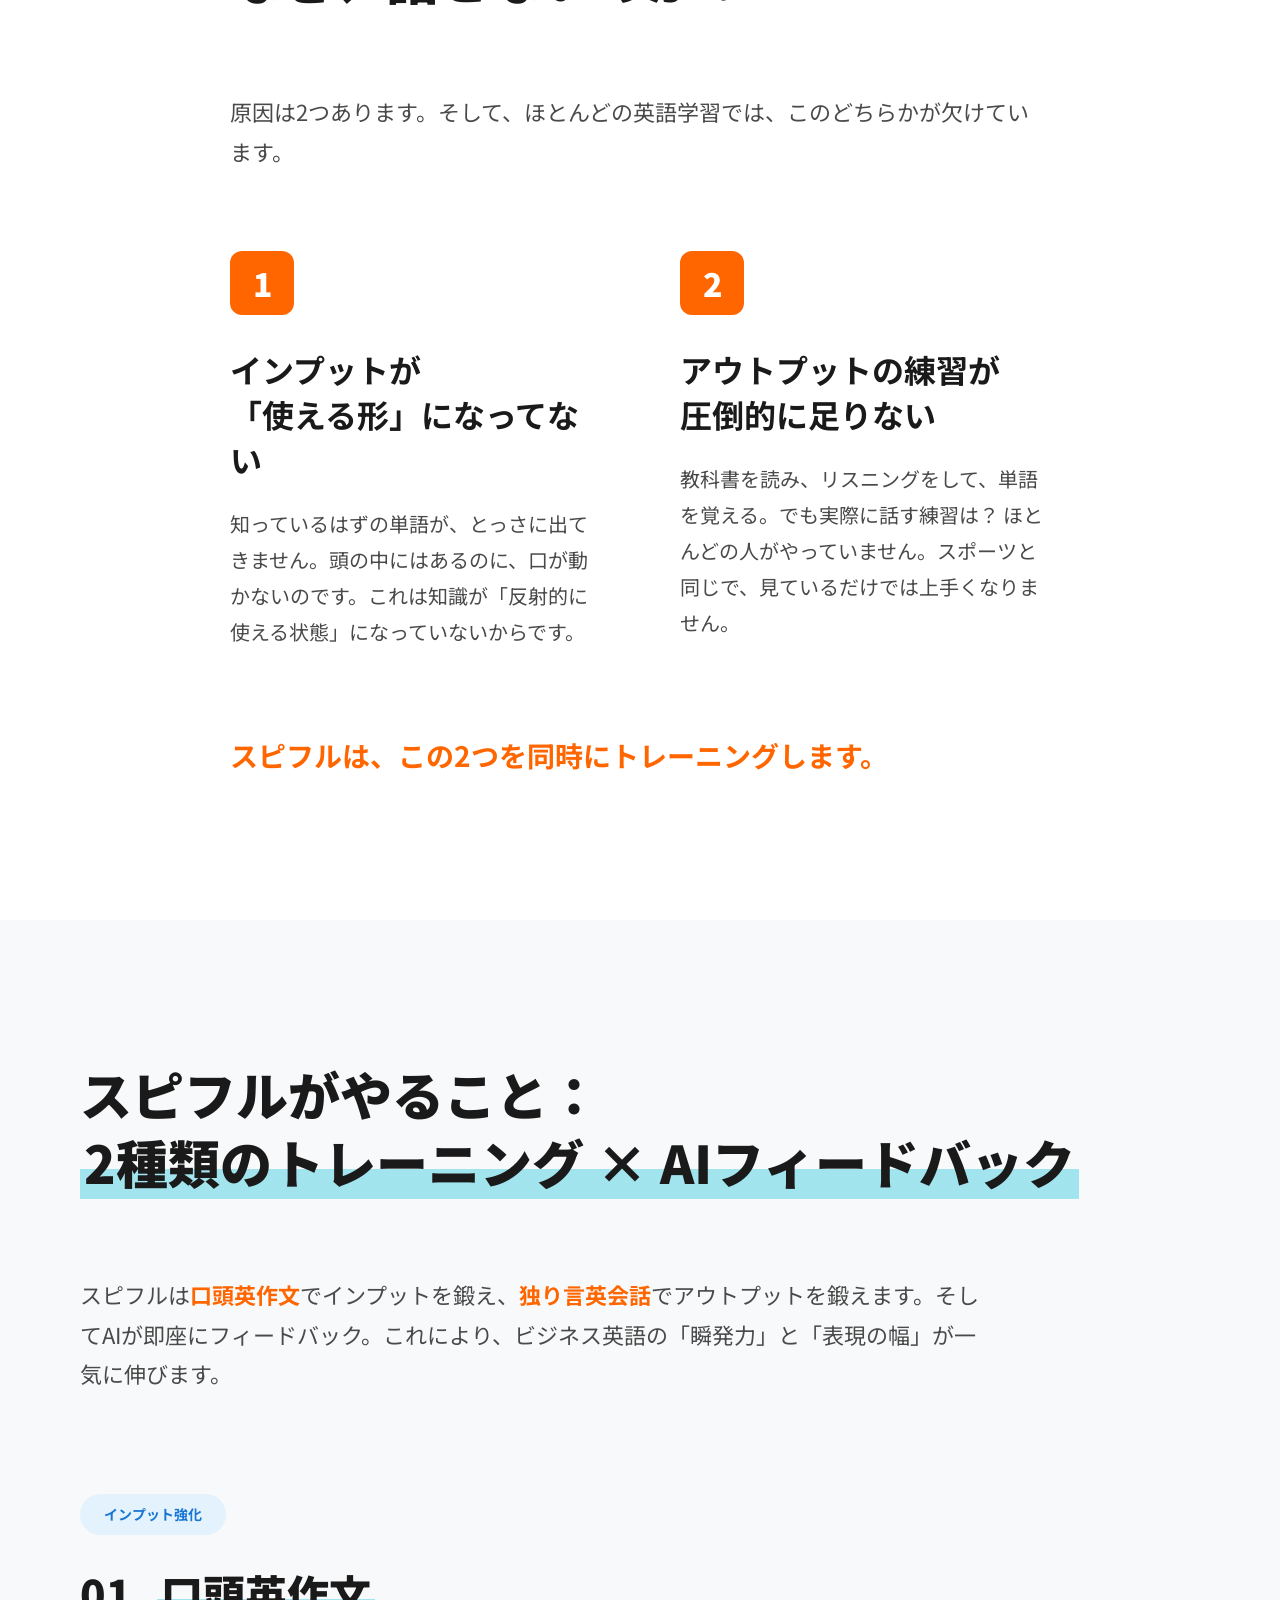
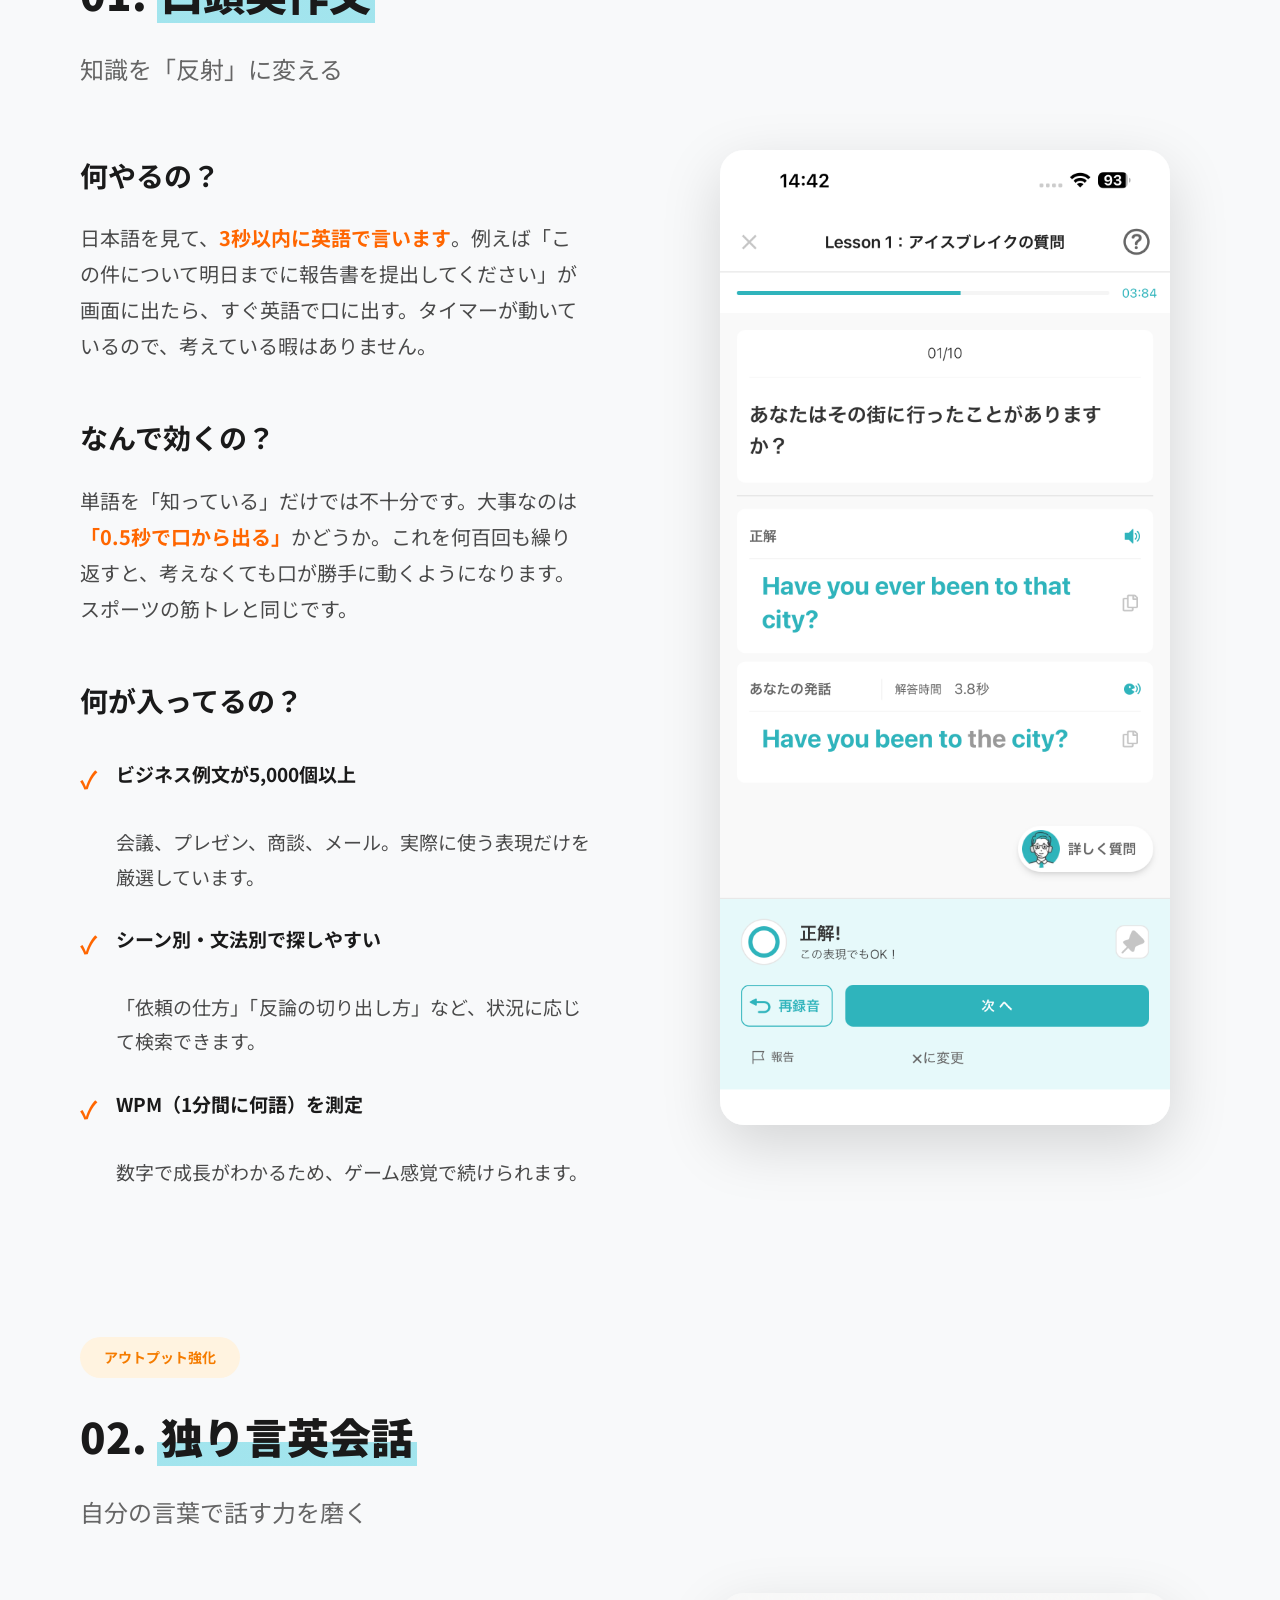
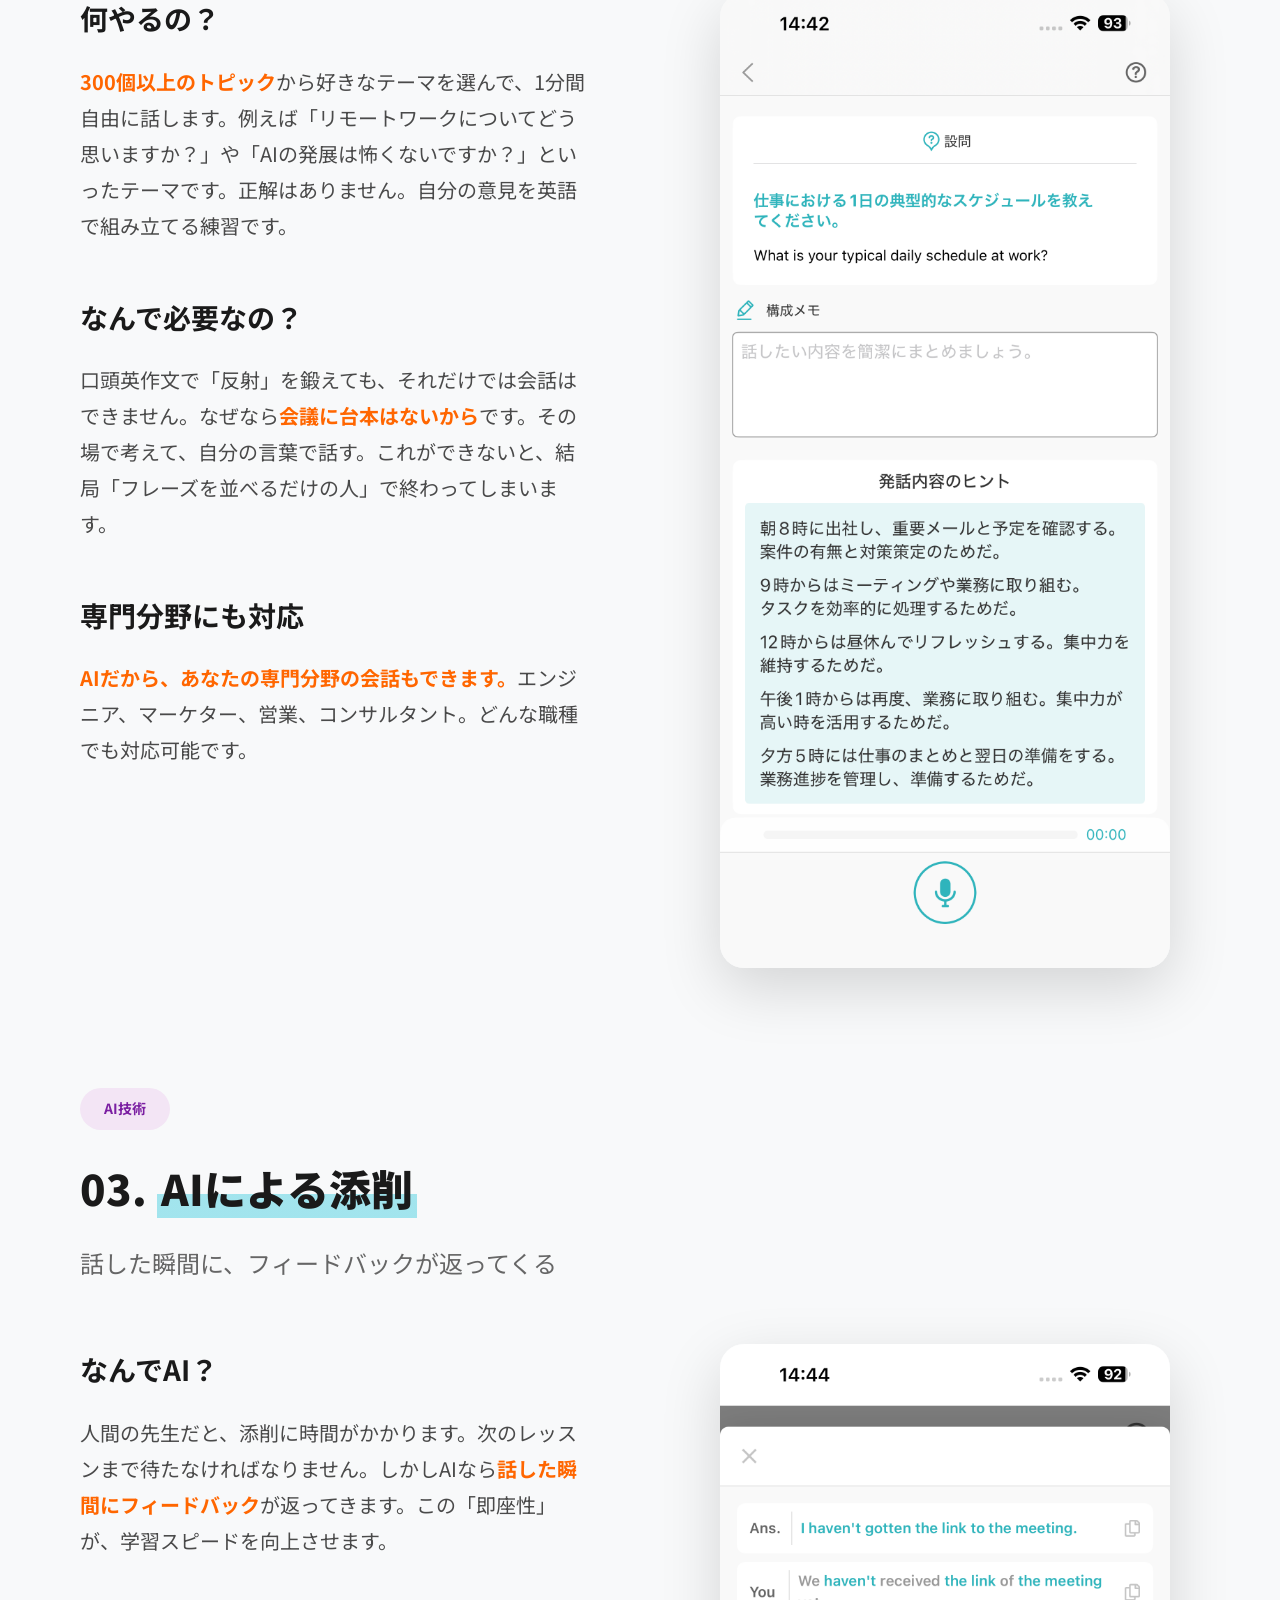
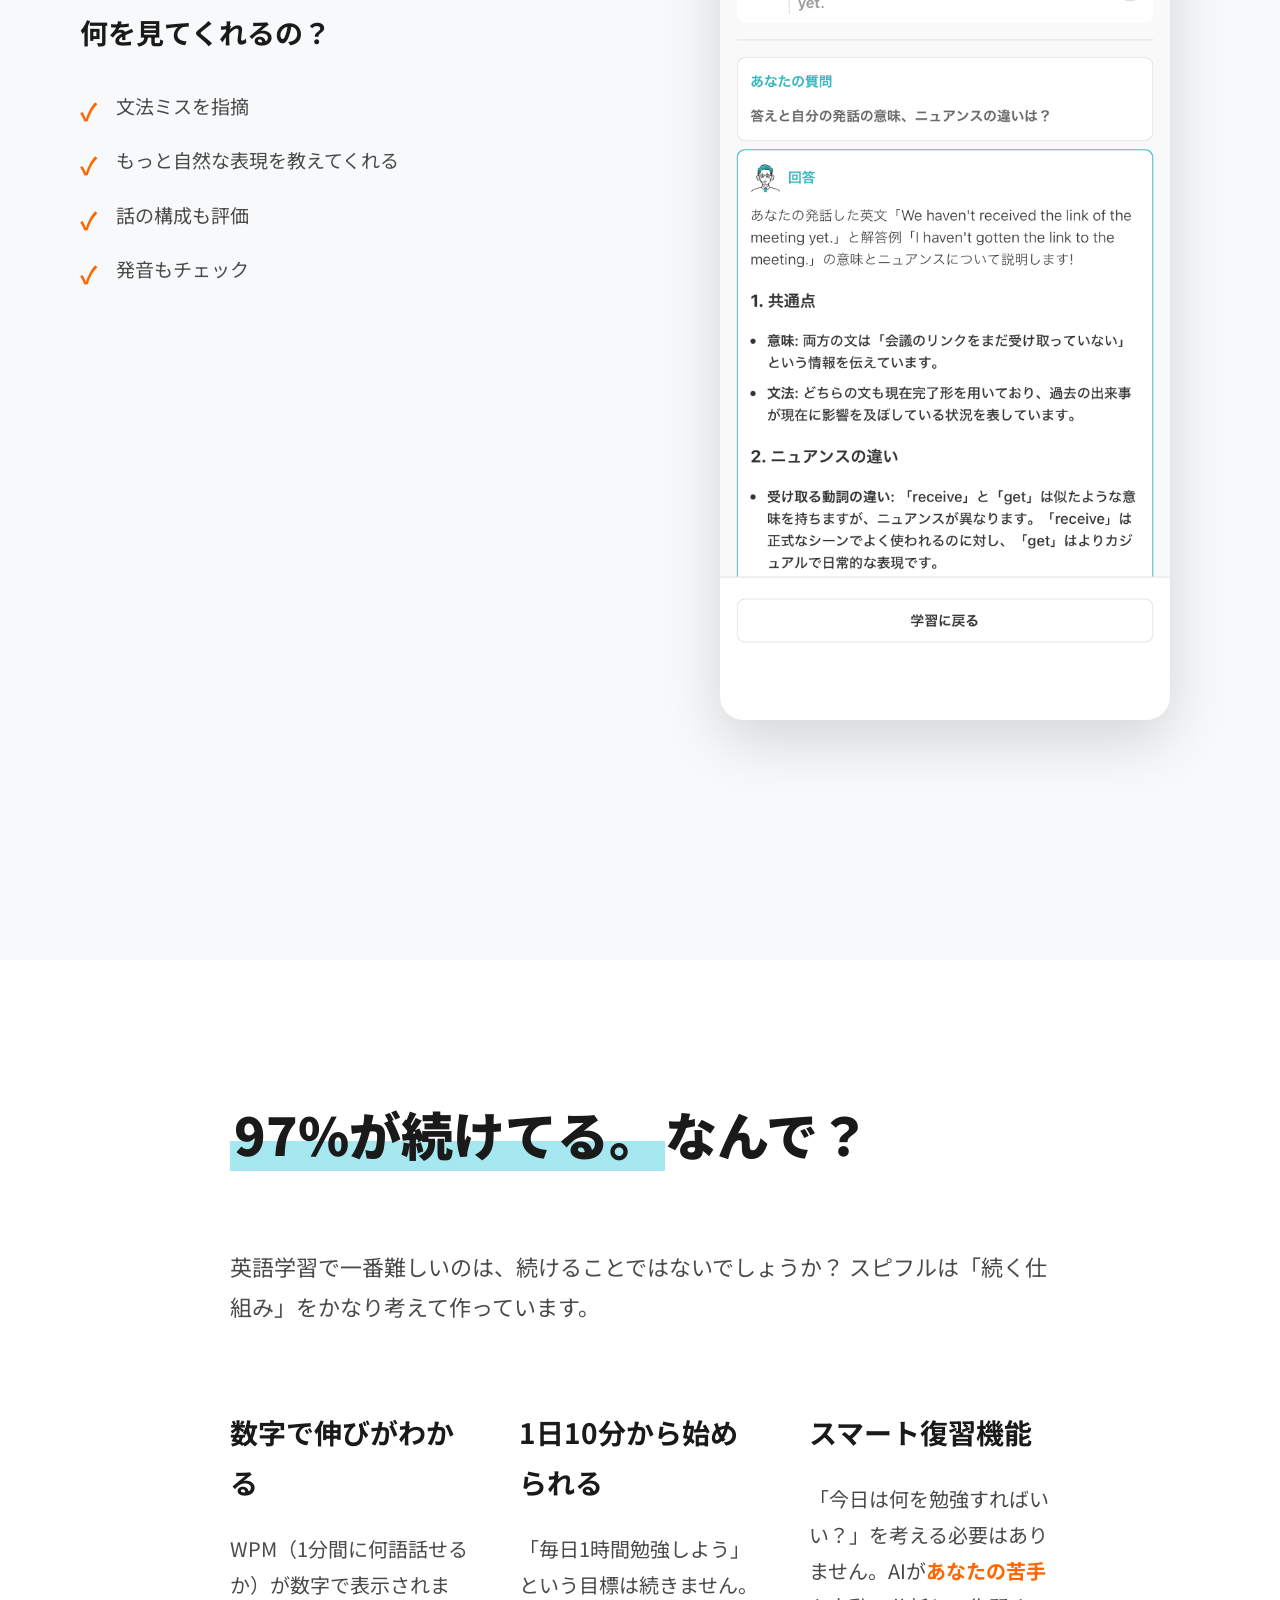
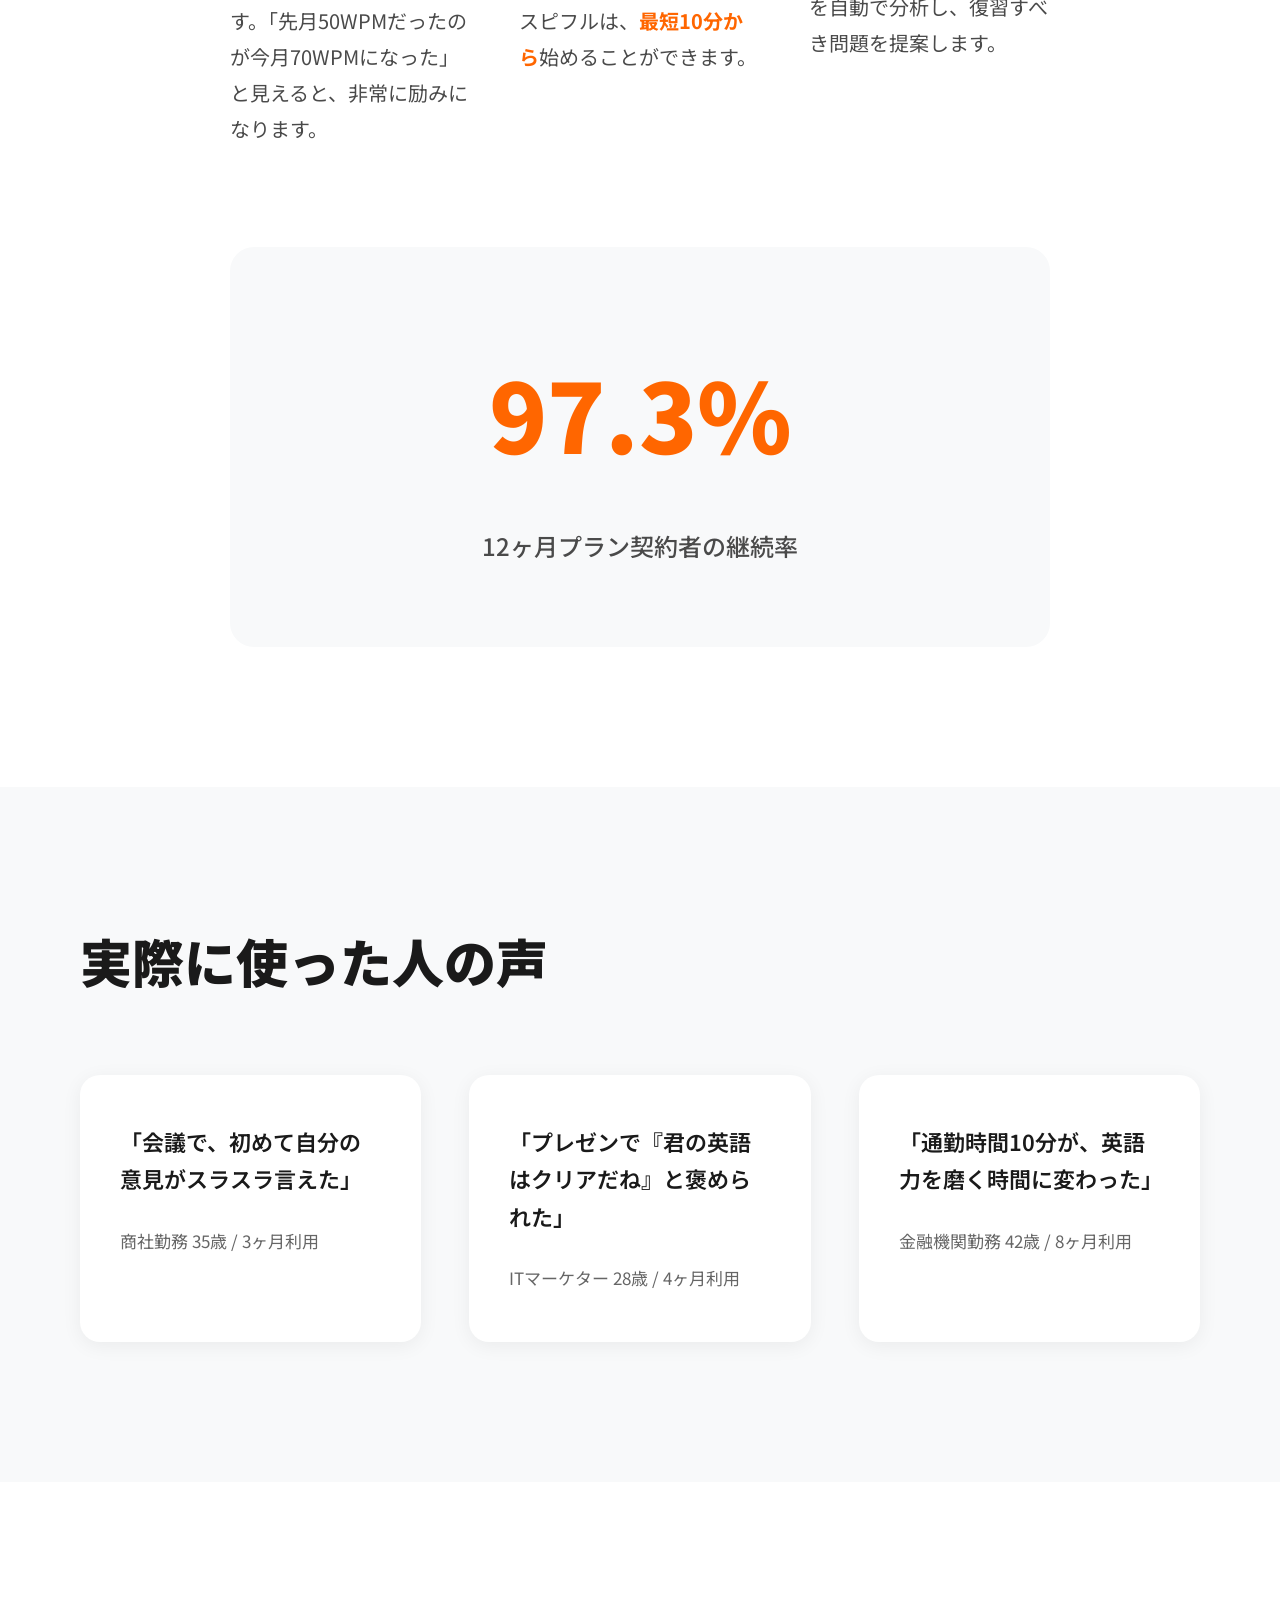
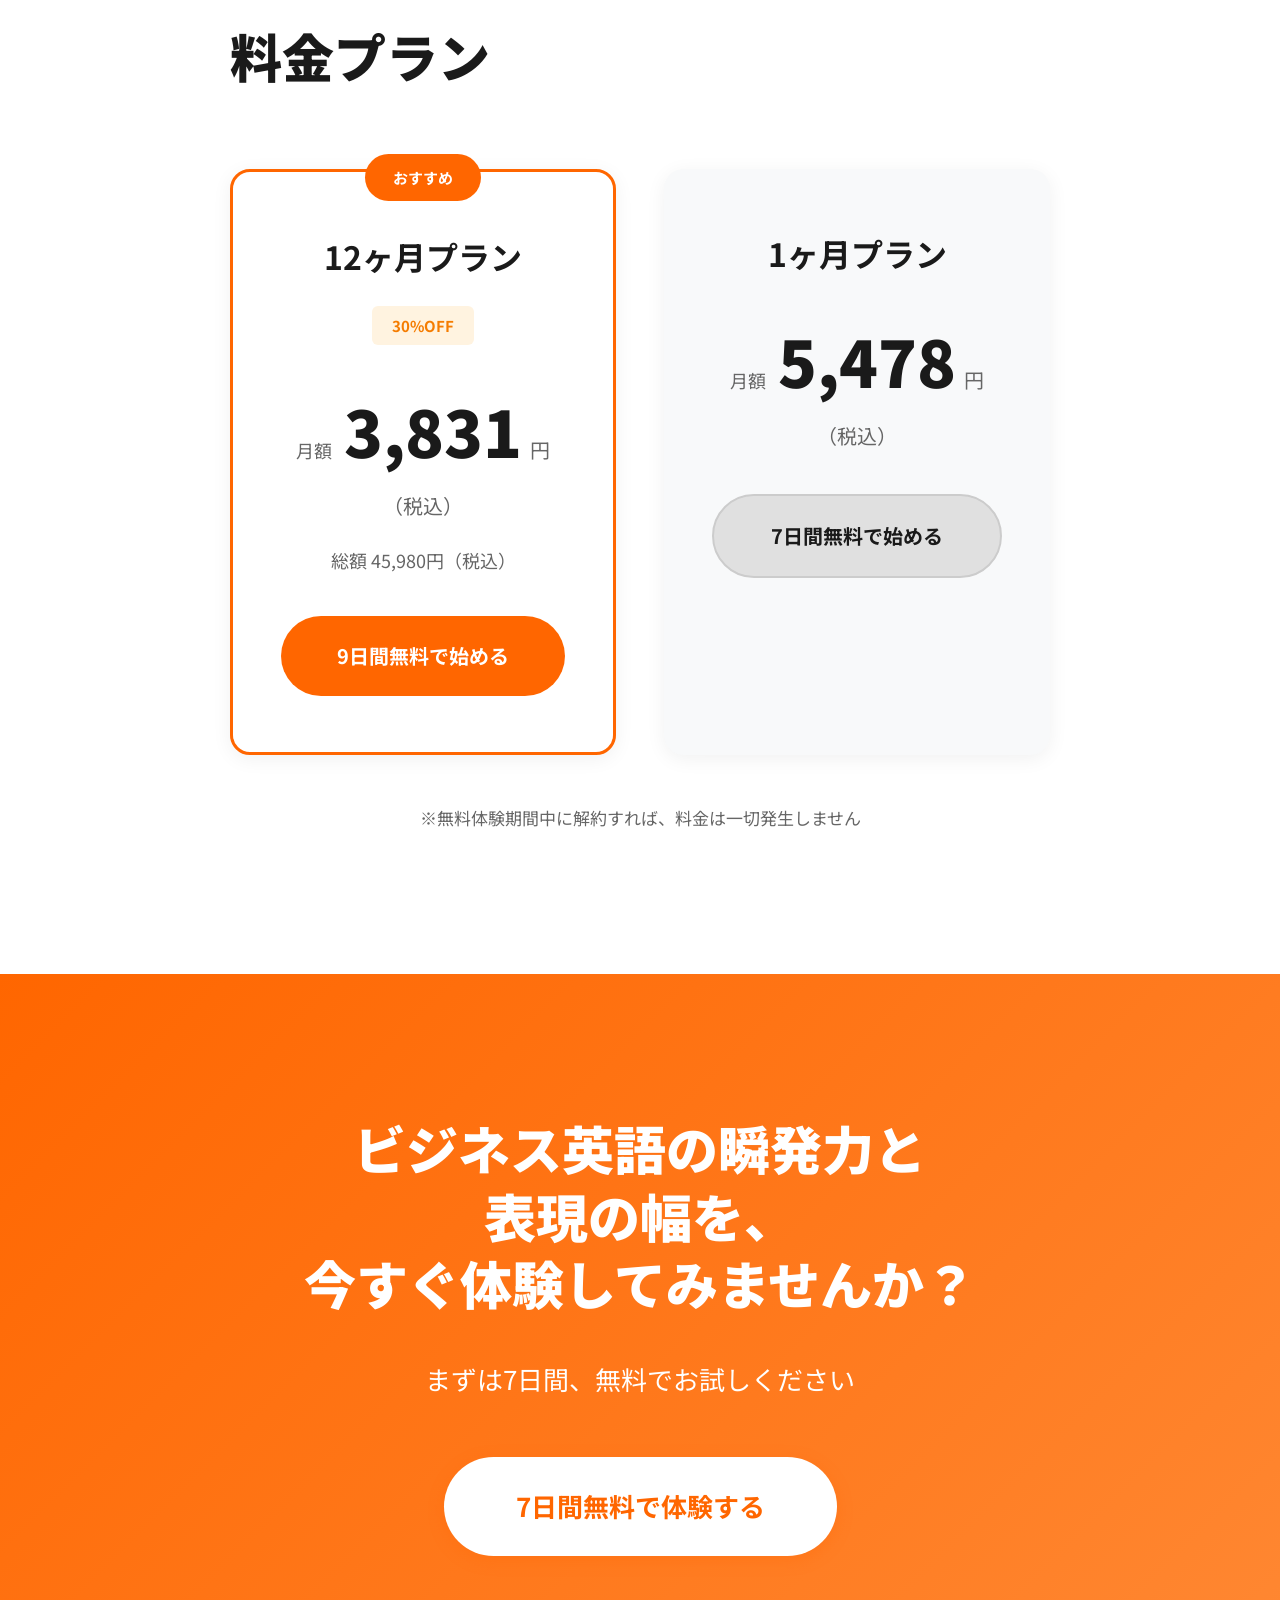
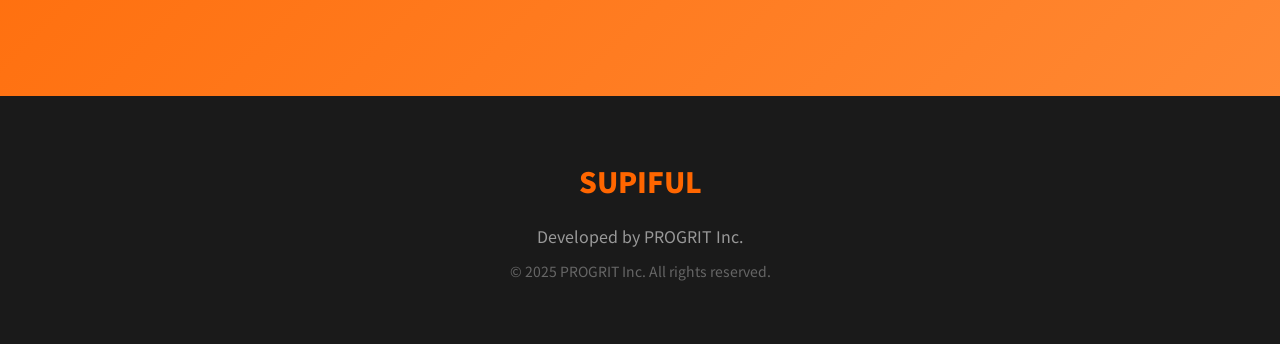
<file: index-elsa-style.html>
<!DOCTYPE html>
<html lang="ja">
<head>
    <meta charset="UTF-8">
    <meta name="viewport" content="width=device-width, initial-scale=1.0">
    <title>SUPIFUL - ビジネス英語の『瞬発力』と『表現の幅』を、スマホ完結で強化</title>
    <link rel="stylesheet" href="style-elsa.css">
    <link rel="preconnect" href="https://fonts.googleapis.com">
    <link rel="preconnect" href="https://fonts.gstatic.com" crossorigin>
    <link href="https://fonts.googleapis.com/css2?family=Noto+Sans+JP:wght@400;500;700;900&display=swap" rel="stylesheet">
</head>
<body>
    <!-- ヘッダー -->
    <header class="header">
        <div class="header-container">
            <div class="logo">SUPIFUL</div>
            <nav class="nav">
                <a href="#about">スピフルとは</a>
                <a href="#solution">トレーニング</a>
                <a href="#voice">体験談</a>
                <a href="#pricing">料金</a>
            </nav>
        </div>
    </header>

    <!-- ファーストビュー -->
    <section class="hero">
        <div class="hero-content">
            <div class="hero-text">
                <!-- 数値バッジ -->
                <div class="hero-badge">
                    <span class="badge-text">成長満足率 92%</span>
                </div>

                <!-- メインキャッチコピー -->
                <h1 class="hero-title">ビジネス英語の<br><span class="highlight">『瞬発力』</span>と<span class="highlight">『表現の幅』</span>を<br>スマホ完結で強化</h1>
                <p class="hero-subtitle">会議で、プレゼンで、商談で。<br>とっさの場面で言葉が出てくるあなたに。</p>

                <!-- CTA -->
                <a href="#trial" class="cta-button primary-cta">7日間無料で体験する</a>
            </div>

            <!-- アプリ画面プレビュー -->
            <div class="hero-app-preview">
                <img src="IMG_0155.PNG" alt="SUPIFUL アプリ画面" class="app-screenshot-image">
            </div>
        </div>
    </section>

    <!-- スピフルを一言で表すなら -->
    <section id="about" class="oneline-section">
        <div class="container-narrow">
            <h2 class="oneline-title">スピフルを一言で表すなら</h2>
            <p class="oneline-answer">「ビジネス英語の<span class="highlight">反射神経</span>を<br>鍛えるトレーニングアプリ」</p>
            <p class="oneline-description">
                知識はある。でも、とっさに言葉が出てこない。<br>
                スピフルは、その「知識」を「反射」に変えるアプリです。<br>
                <br>
                口頭英作文で瞬発力を、独り言英会話で表現の幅を鍛える。<br>
                そしてAIが即座にフィードバック。<br>
                <br>
                <strong>あなたの専門分野の会話も、AIだから対応できます。</strong>
            </p>
        </div>
    </section>

    <!-- こんな悩みありませんか？ -->
    <section class="problem-section">
        <div class="container">
            <h2 class="section-title">こんな経験、ありませんか？</h2>

            <div class="problem-cards">
                <div class="problem-card">
                    <h3>知識はあるのに、<br>とっさの場面で言葉が出ない</h3>
                    <p>TOEICは700点超え。文法も単語も一通り勉強しました。なのに、いざ会議やプレゼンになると頭が真っ白。知っている単語なのに口から出てきません。</p>
                </div>

                <div class="problem-card">
                    <h3>毎回「I think...」<br>ばかり使ってしまう</h3>
                    <p>言いたいことはあるのに、いつも同じ表現しか出てきません。「I think」「It's important」の繰り返し。もっとバリエーションが欲しいところです。</p>
                </div>

                <div class="problem-card">
                    <h3>英会話スクール、<br>結局続かなかった</h3>
                    <p>月3万円払って通ってみましたが、週1回では不十分でした。予約も面倒で、仕事が忙しくてキャンセルが続き、気づいたらフェードアウトしていました。</p>
                </div>
            </div>
        </div>
    </section>

    <!-- なぜビジネス英語が話せないのか？ -->
    <section class="reason-section">
        <div class="container-narrow">
            <h2 class="section-title">なぜ、話せないのか？</h2>

            <p class="reason-intro">原因は2つあります。そして、ほとんどの英語学習では、このどちらかが欠けています。</p>

            <div class="reason-grid">
                <div class="reason-item">
                    <div class="reason-number">1</div>
                    <h3>インプットが<br>「使える形」になってない</h3>
                    <p>知っているはずの単語が、とっさに出てきません。頭の中にはあるのに、口が動かないのです。これは知識が「反射的に使える状態」になっていないからです。</p>
                </div>

                <div class="reason-item">
                    <div class="reason-number">2</div>
                    <h3>アウトプットの練習が<br>圧倒的に足りない</h3>
                    <p>教科書を読み、リスニングをして、単語を覚える。でも実際に話す練習は？ ほとんどの人がやっていません。スポーツと同じで、見ているだけでは上手くなりません。</p>
                </div>
            </div>

            <p class="reason-conclusion">スピフルは、この2つを同時にトレーニングします。</p>
        </div>
    </section>

    <!-- スピフルの解決策 -->
    <section id="solution" class="solution-section">
        <div class="container">
            <h2 class="section-title">スピフルがやること：<br><span class="highlight">2種類のトレーニング × AIフィードバック</span></h2>

            <p class="solution-intro">スピフルは<strong>口頭英作文</strong>でインプットを鍛え、<strong>独り言英会話</strong>でアウトプットを鍛えます。そしてAIが即座にフィードバック。これにより、ビジネス英語の「瞬発力」と「表現の幅」が一気に伸びます。</p>

            <!-- 口頭英作文 -->
            <div class="training-block">
                <div class="training-header">
                    <div class="training-badge input">インプット強化</div>
                    <h3 class="training-title">01. <span class="highlight">口頭英作文</span></h3>
                    <p class="training-subtitle">知識を「反射」に変える</p>
                </div>

                <div class="training-content">
                    <div class="training-text">
                        <h4>何やるの？</h4>
                        <p>日本語を見て、<strong>3秒以内に英語で言います</strong>。例えば「この件について明日までに報告書を提出してください」が画面に出たら、すぐ英語で口に出す。タイマーが動いているので、考えている暇はありません。</p>

                        <h4>なんで効くの？</h4>
                        <p>単語を「知っている」だけでは不十分です。大事なのは<strong>「0.5秒で口から出る」</strong>かどうか。これを何百回も繰り返すと、考えなくても口が勝手に動くようになります。スポーツの筋トレと同じです。</p>

                        <h4>何が入ってるの？</h4>
                        <ul class="feature-list">
                            <li><strong>ビジネス例文が5,000個以上</strong><br>会議、プレゼン、商談、メール。実際に使う表現だけを厳選しています。</li>
                            <li><strong>シーン別・文法別で探しやすい</strong><br>「依頼の仕方」「反論の切り出し方」など、状況に応じて検索できます。</li>
                            <li><strong>WPM（1分間に何語）を測定</strong><br>数字で成長がわかるため、ゲーム感覚で続けられます。</li>
                        </ul>
                    </div>

                    <div class="training-visual">
                        <div class="app-screenshot">
                            <img src="IMG_0156.PNG" alt="口頭英作文 アプリ画面" class="app-screenshot-image">
                        </div>
                    </div>
                </div>
            </div>

            <!-- 独り言英会話 -->
            <div class="training-block reverse">
                <div class="training-header">
                    <div class="training-badge output">アウトプット強化</div>
                    <h3 class="training-title">02. <span class="highlight">独り言英会話</span></h3>
                    <p class="training-subtitle">自分の言葉で話す力を磨く</p>
                </div>

                <div class="training-content">
                    <div class="training-visual">
                        <div class="app-screenshot">
                            <img src="IMG_0158.PNG" alt="独り言英会話 アプリ画面" class="app-screenshot-image">
                        </div>
                    </div>

                    <div class="training-text">
                        <h4>何やるの？</h4>
                        <p><strong>300個以上のトピック</strong>から好きなテーマを選んで、1分間自由に話します。例えば「リモートワークについてどう思いますか？」や「AIの発展は怖くないですか？」といったテーマです。正解はありません。自分の意見を英語で組み立てる練習です。</p>

                        <h4>なんで必要なの？</h4>
                        <p>口頭英作文で「反射」を鍛えても、それだけでは会話はできません。なぜなら<strong>会議に台本はないから</strong>です。その場で考えて、自分の言葉で話す。これができないと、結局「フレーズを並べるだけの人」で終わってしまいます。</p>

                        <h4>専門分野にも対応</h4>
                        <p><strong>AIだから、あなたの専門分野の会話もできます。</strong>エンジニア、マーケター、営業、コンサルタント。どんな職種でも対応可能です。</p>
                    </div>
                </div>
            </div>

            <!-- AIによる添削 -->
            <div class="ai-block">
                <div class="ai-header">
                    <div class="training-badge ai">AI技術</div>
                    <h3 class="training-title">03. <span class="highlight">AIによる添削</span></h3>
                    <p class="training-subtitle">話した瞬間に、フィードバックが返ってくる</p>
                </div>

                <div class="ai-content">
                    <div class="ai-text">
                        <h4>なんでAI？</h4>
                        <p>人間の先生だと、添削に時間がかかります。次のレッスンまで待たなければなりません。しかしAIなら<strong>話した瞬間にフィードバック</strong>が返ってきます。この「即座性」が、学習スピードを向上させます。</p>

                        <h4>何を見てくれるの？</h4>
                        <ul class="ai-features-list">
                            <li>文法ミスを指摘</li>
                            <li>もっと自然な表現を教えてくれる</li>
                            <li>話の構成も評価</li>
                            <li>発音もチェック</li>
                        </ul>
                    </div>

                    <div class="ai-visual">
                        <div class="app-screenshot">
                            <img src="IMG_0159.PNG" alt="AI添削 アプリ画面" class="app-screenshot-image">
                        </div>
                    </div>
                </div>
            </div>
        </div>
    </section>

    <!-- 継続できる理由 -->
    <section class="retention-section">
        <div class="container-narrow">
            <h2 class="section-title"><span class="highlight">97%が続けてる。</span>なんで？</h2>

            <p class="retention-intro">英語学習で一番難しいのは、続けることではないでしょうか？ スピフルは「続く仕組み」をかなり考えて作っています。</p>

            <div class="retention-grid">
                <div class="retention-item">
                    <h3>数字で伸びがわかる</h3>
                    <p>WPM（1分間に何語話せるか）が数字で表示されます。「先月50WPMだったのが今月70WPMになった」と見えると、非常に励みになります。</p>
                </div>

                <div class="retention-item">
                    <h3>1日10分から始められる</h3>
                    <p>「毎日1時間勉強しよう」という目標は続きません。スピフルは、<strong>最短10分から</strong>始めることができます。</p>
                </div>

                <div class="retention-item">
                    <h3>スマート復習機能</h3>
                    <p>「今日は何を勉強すればいい？」を考える必要はありません。AIが<strong>あなたの苦手</strong>を自動で分析し、復習すべき問題を提案します。</p>
                </div>
            </div>

            <div class="retention-stat">
                <p class="stat-number">97.3%</p>
                <p class="stat-label">12ヶ月プラン契約者の継続率</p>
            </div>
        </div>
    </section>

    <!-- 体験談 -->
    <section id="voice" class="testimonial-section">
        <div class="container">
            <h2 class="section-title">実際に使った人の声</h2>

            <div class="testimonial-grid">
                <div class="testimonial-card">
                    <p class="testimonial-quote">「会議で、初めて自分の意見がスラスラ言えた」</p>
                    <p class="testimonial-author">商社勤務 35歳 / 3ヶ月利用</p>
                </div>

                <div class="testimonial-card">
                    <p class="testimonial-quote">「プレゼンで『君の英語はクリアだね』と褒められた」</p>
                    <p class="testimonial-author">ITマーケター 28歳 / 4ヶ月利用</p>
                </div>

                <div class="testimonial-card">
                    <p class="testimonial-quote">「通勤時間10分が、英語力を磨く時間に変わった」</p>
                    <p class="testimonial-author">金融機関勤務 42歳 / 8ヶ月利用</p>
                </div>
            </div>
        </div>
    </section>

    <!-- 料金プラン -->
    <section id="pricing" class="pricing-section">
        <div class="container-narrow">
            <h2 class="section-title">料金プラン</h2>

            <div class="pricing-grid">
                <div class="pricing-card recommended">
                    <div class="pricing-badge">おすすめ</div>
                    <h3 class="pricing-title">12ヶ月プラン</h3>
                    <div class="pricing-discount">30%OFF</div>
                    <div class="pricing-amount">
                        <span class="pricing-label">月額</span>
                        <span class="pricing-price">3,831</span>
                        <span class="pricing-unit">円（税込）</span>
                    </div>
                    <div class="pricing-total">総額 45,980円（税込）</div>
                    <a href="#trial" class="pricing-button primary">9日間無料で始める</a>
                </div>

                <div class="pricing-card">
                    <h3 class="pricing-title">1ヶ月プラン</h3>
                    <div class="pricing-amount">
                        <span class="pricing-label">月額</span>
                        <span class="pricing-price">5,478</span>
                        <span class="pricing-unit">円（税込）</span>
                    </div>
                    <a href="#trial" class="pricing-button secondary">7日間無料で始める</a>
                </div>
            </div>

            <p class="pricing-note">※無料体験期間中に解約すれば、料金は一切発生しません</p>
        </div>
    </section>

    <!-- 最終CTA -->
    <section id="trial" class="final-cta-section">
        <div class="container-narrow">
            <h2 class="final-cta-title">ビジネス英語の瞬発力と<br>表現の幅を、<br>今すぐ体験してみませんか？</h2>
            <p class="final-cta-text">まずは7日間、無料でお試しください</p>
            <a href="#" class="cta-button primary-cta large">7日間無料で体験する</a>
        </div>
    </section>

    <!-- フッター -->
    <footer class="footer">
        <div class="container">
            <div class="footer-content">
                <div class="footer-logo">SUPIFUL</div>
                <p class="footer-company">Developed by PROGRIT Inc.</p>
                <p class="footer-copyright">&copy; 2025 PROGRIT Inc. All rights reserved.</p>
            </div>
        </div>
    </footer>

    <script src="script.js"></script>
</body>
</html>
</file>
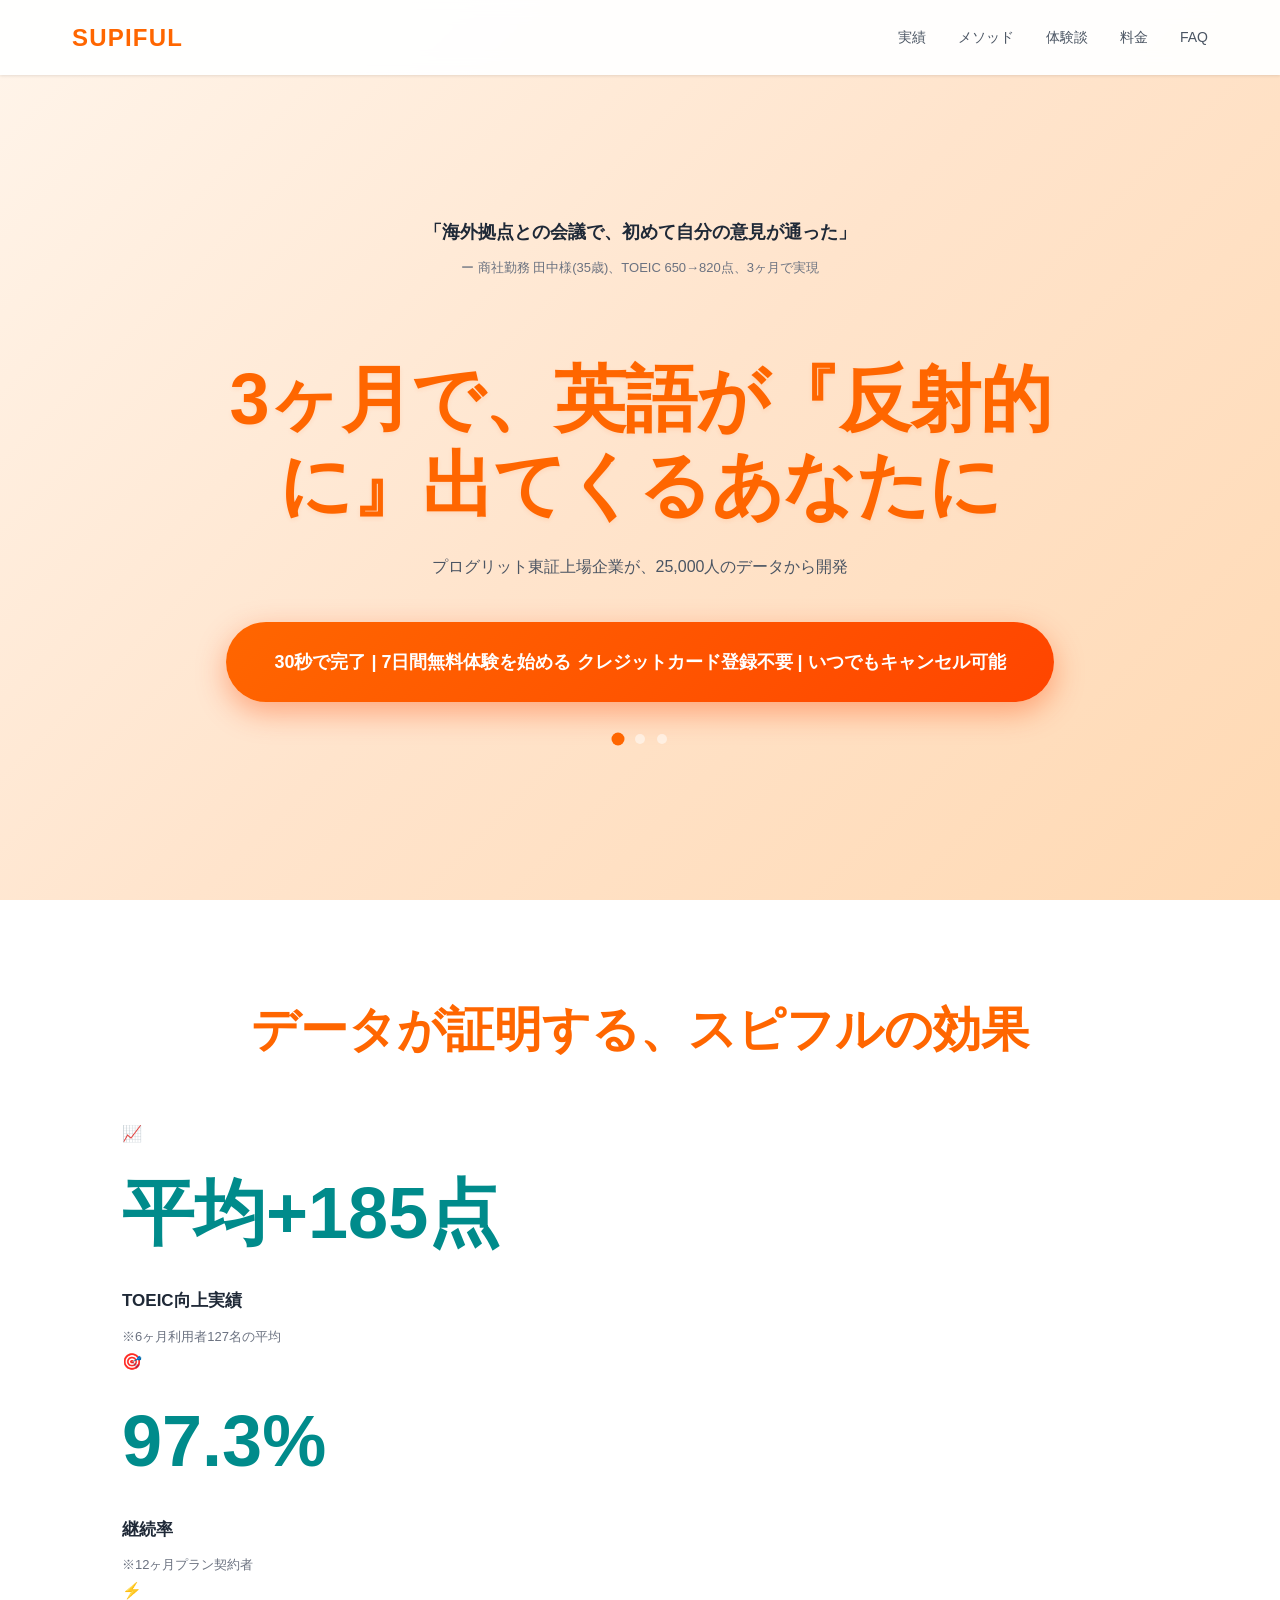
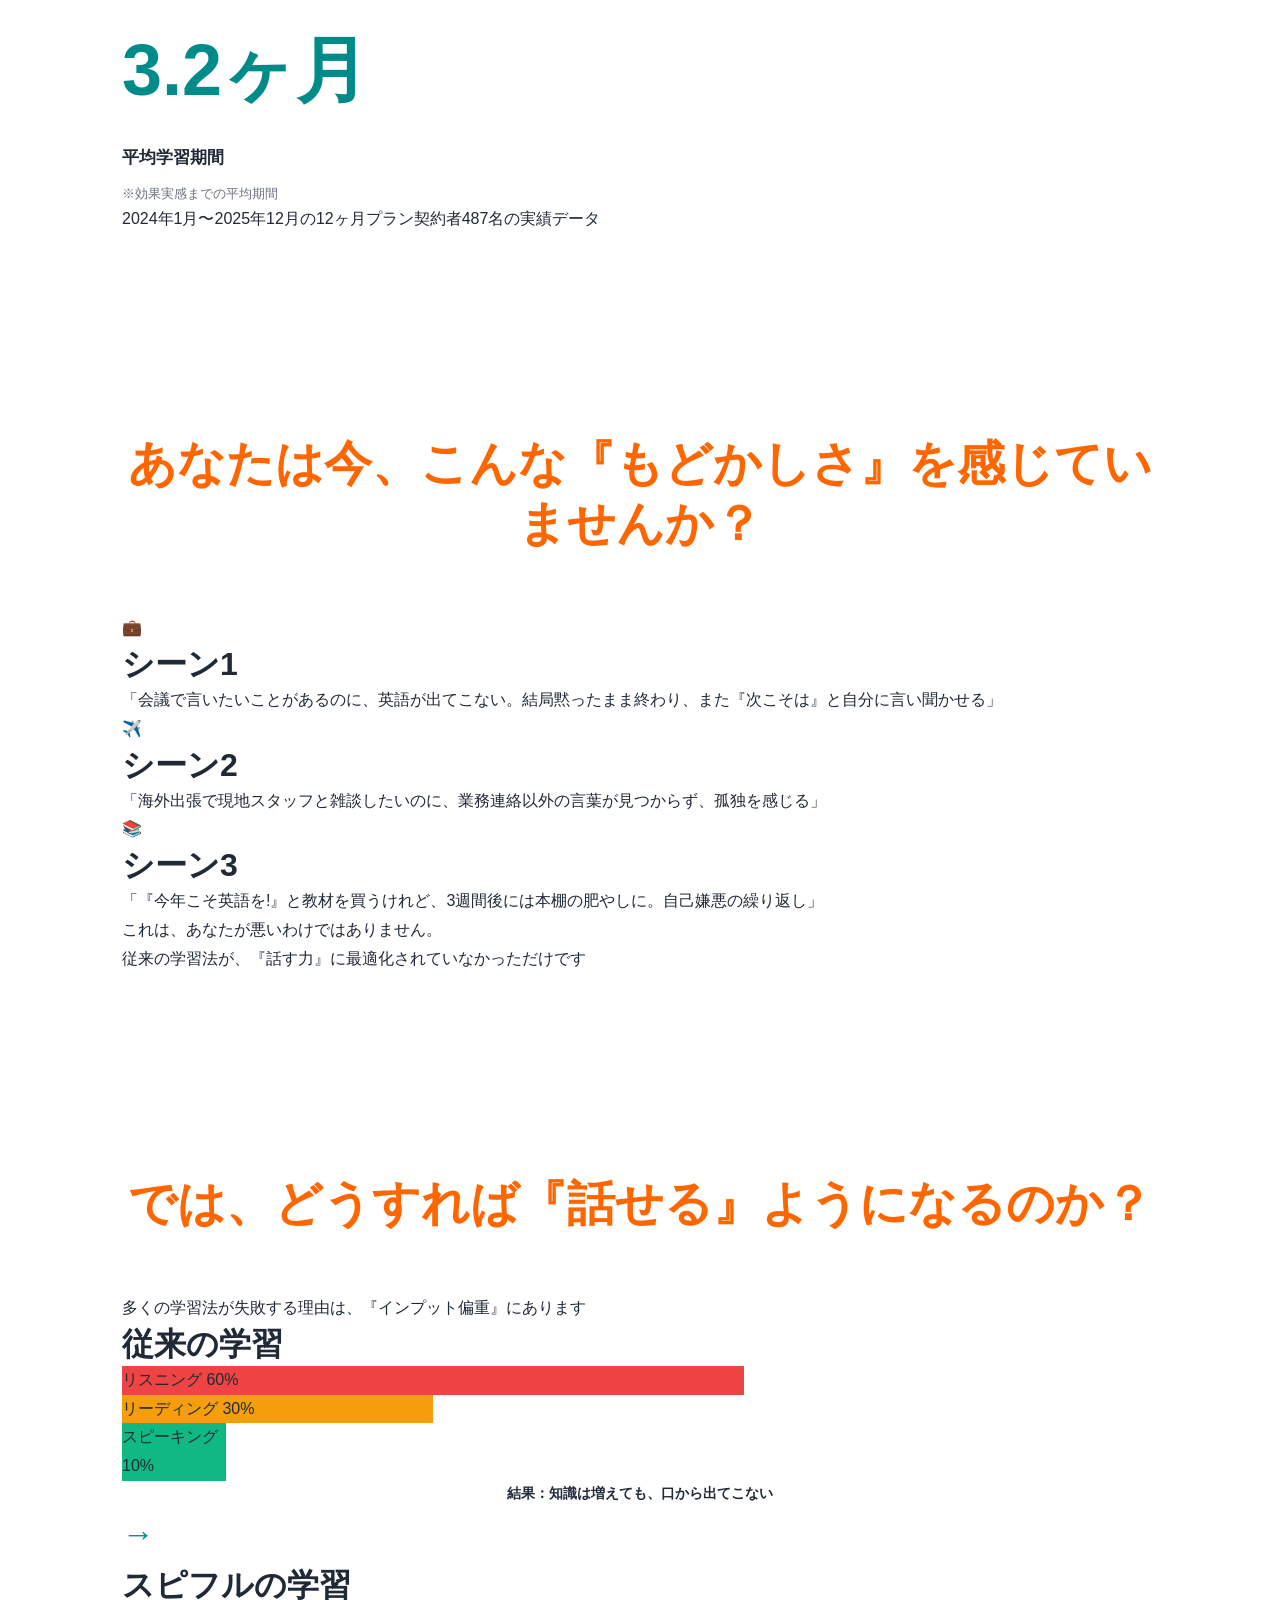
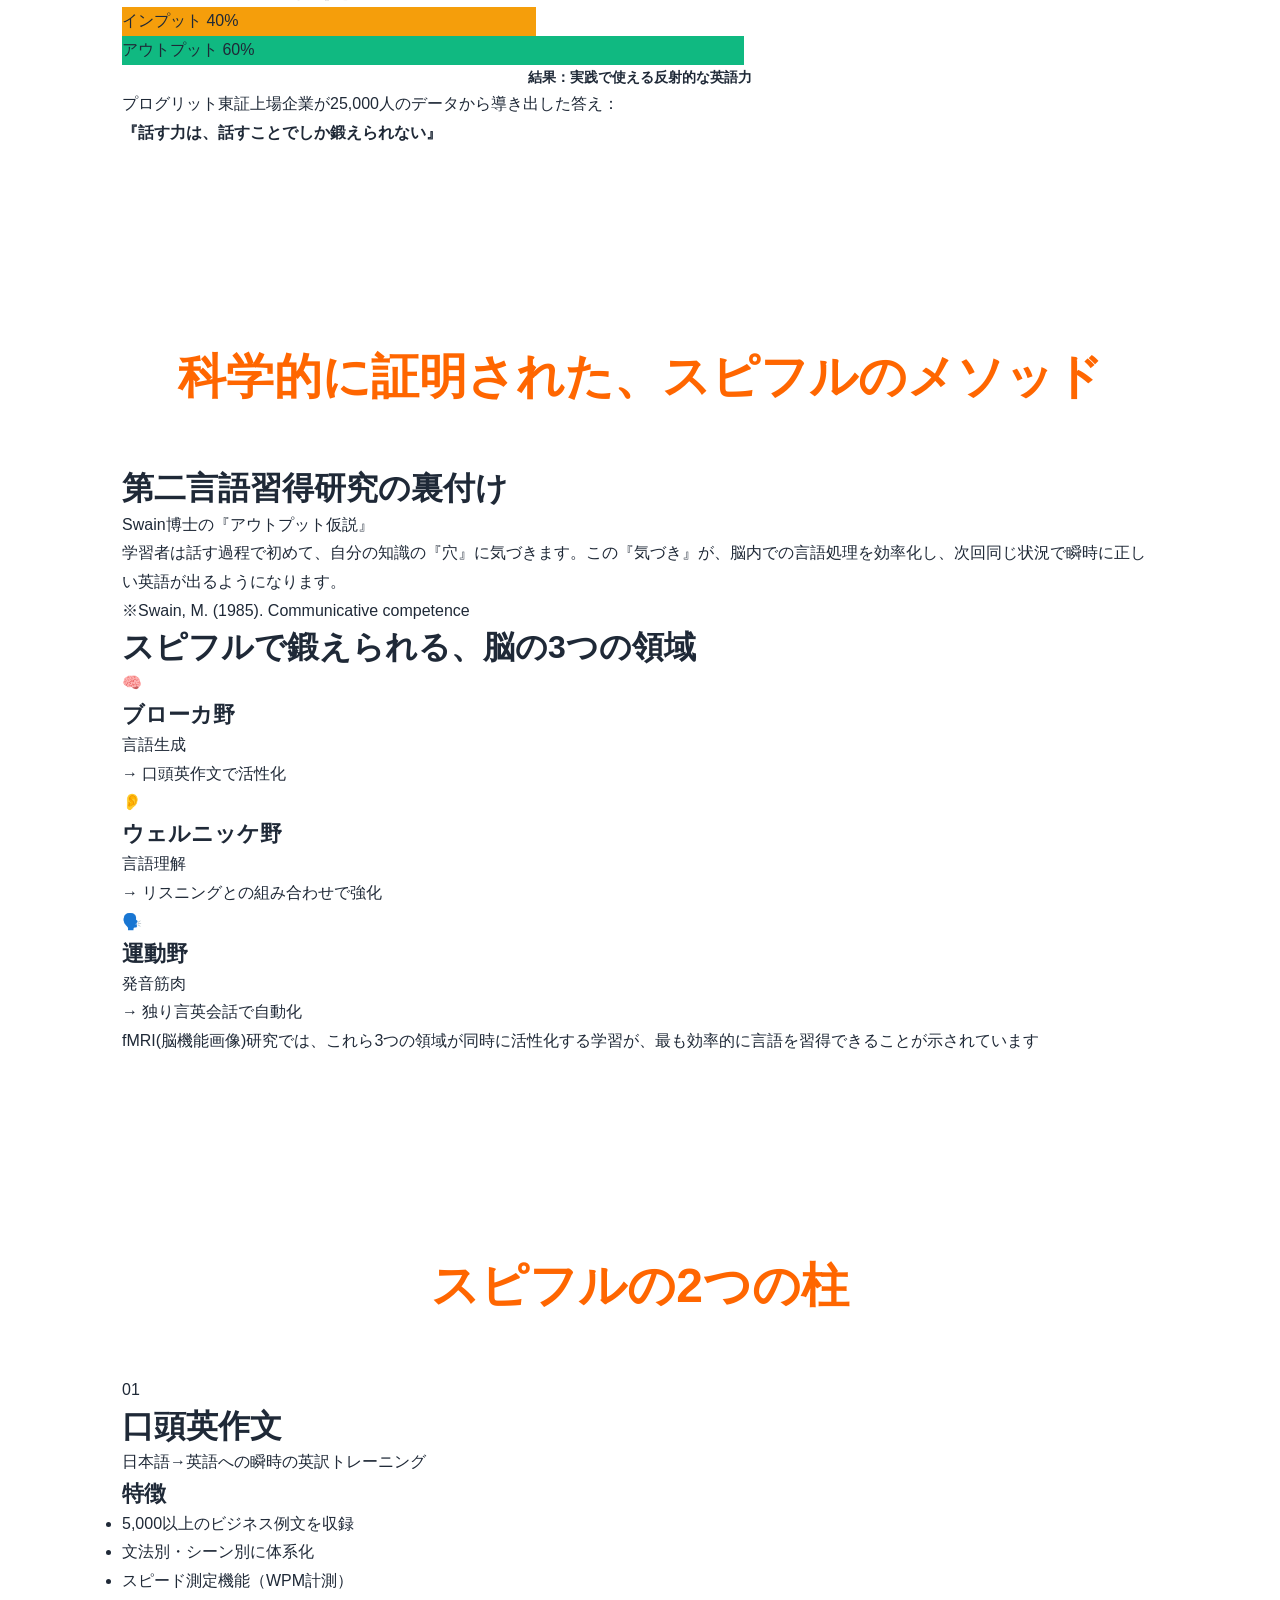
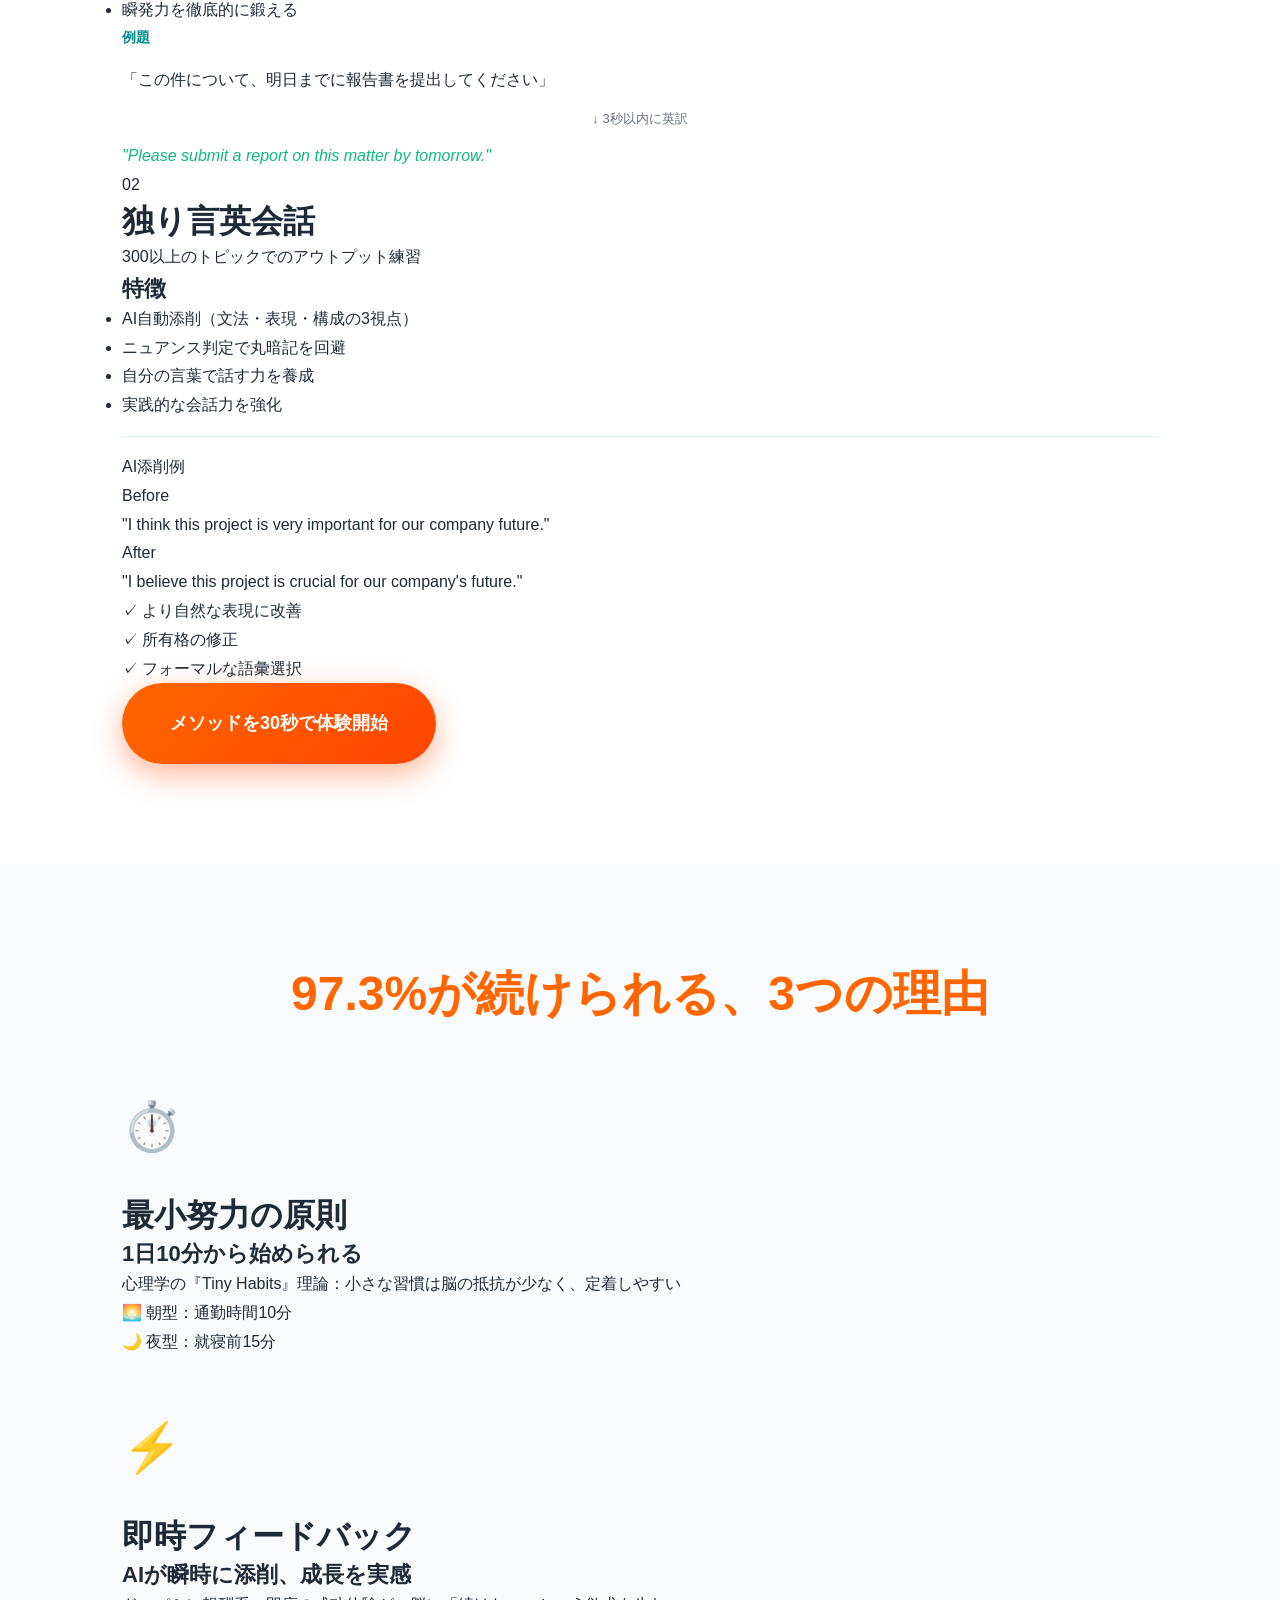
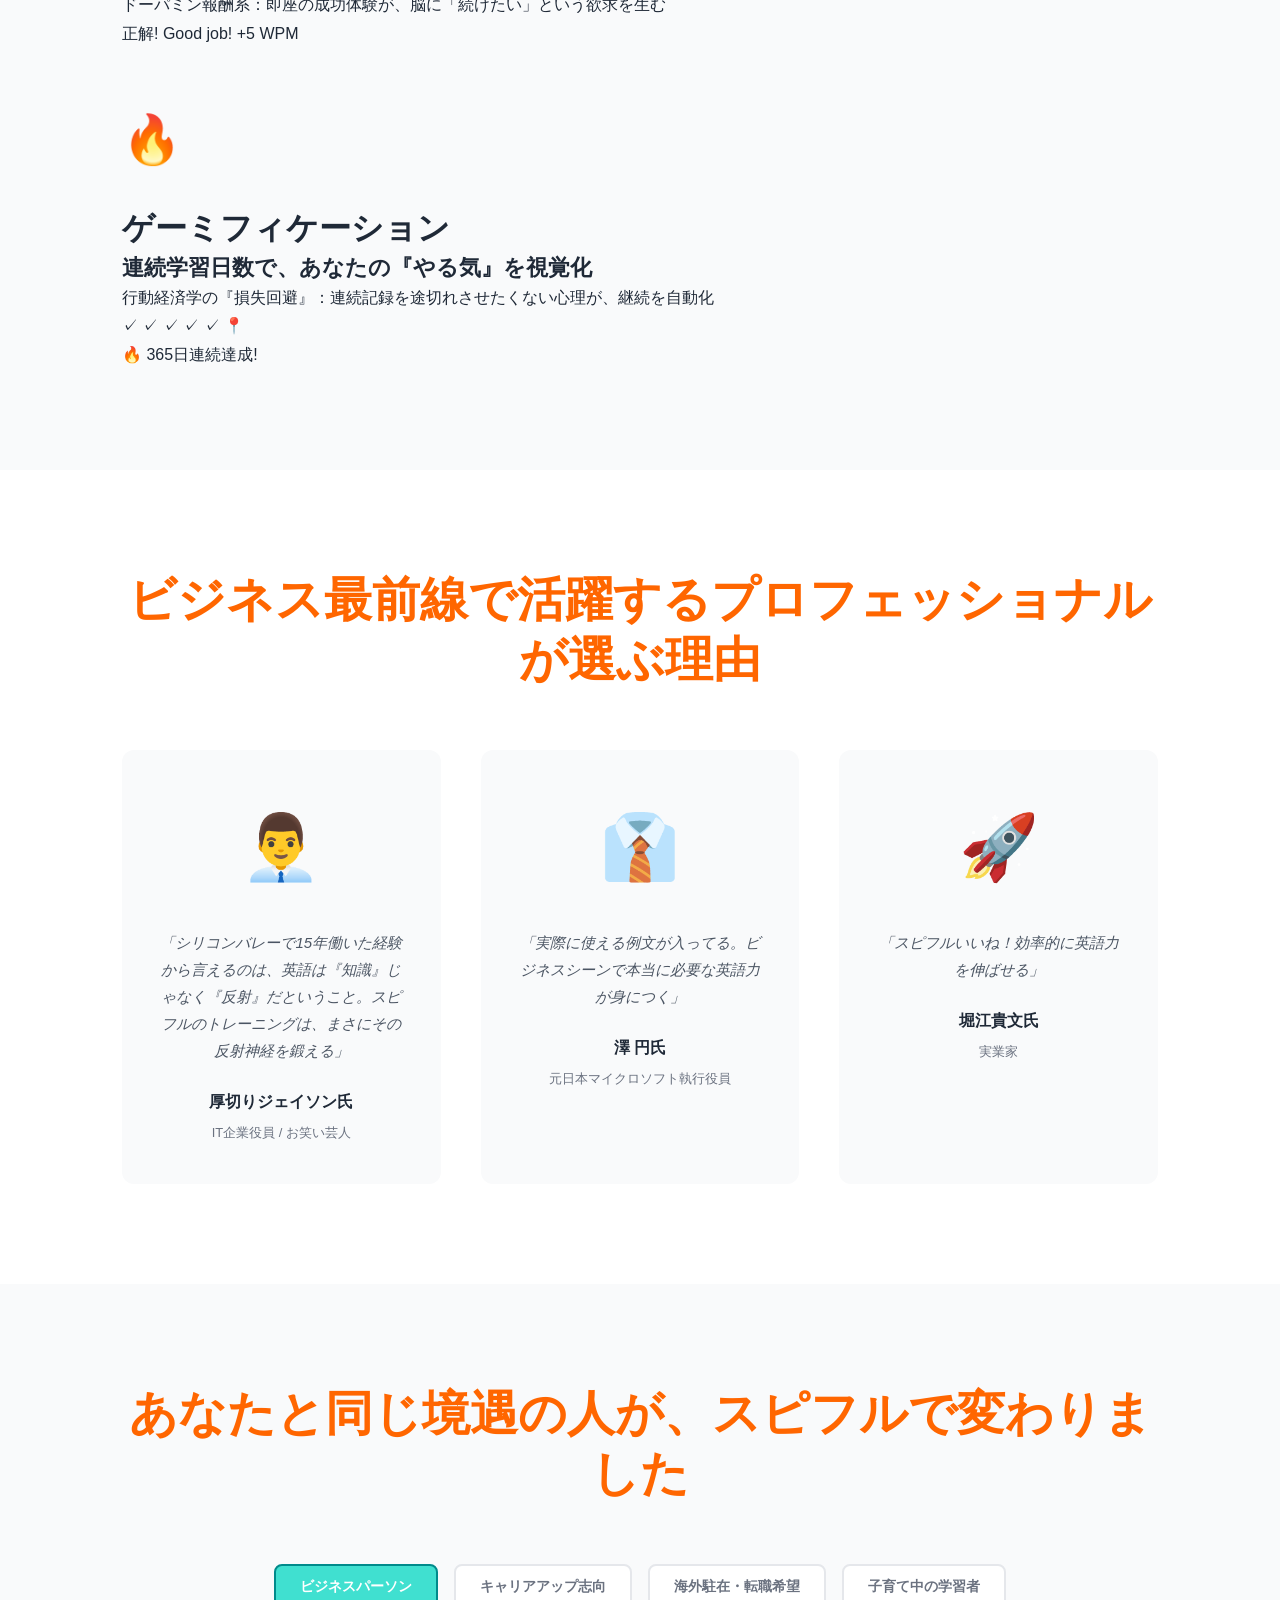
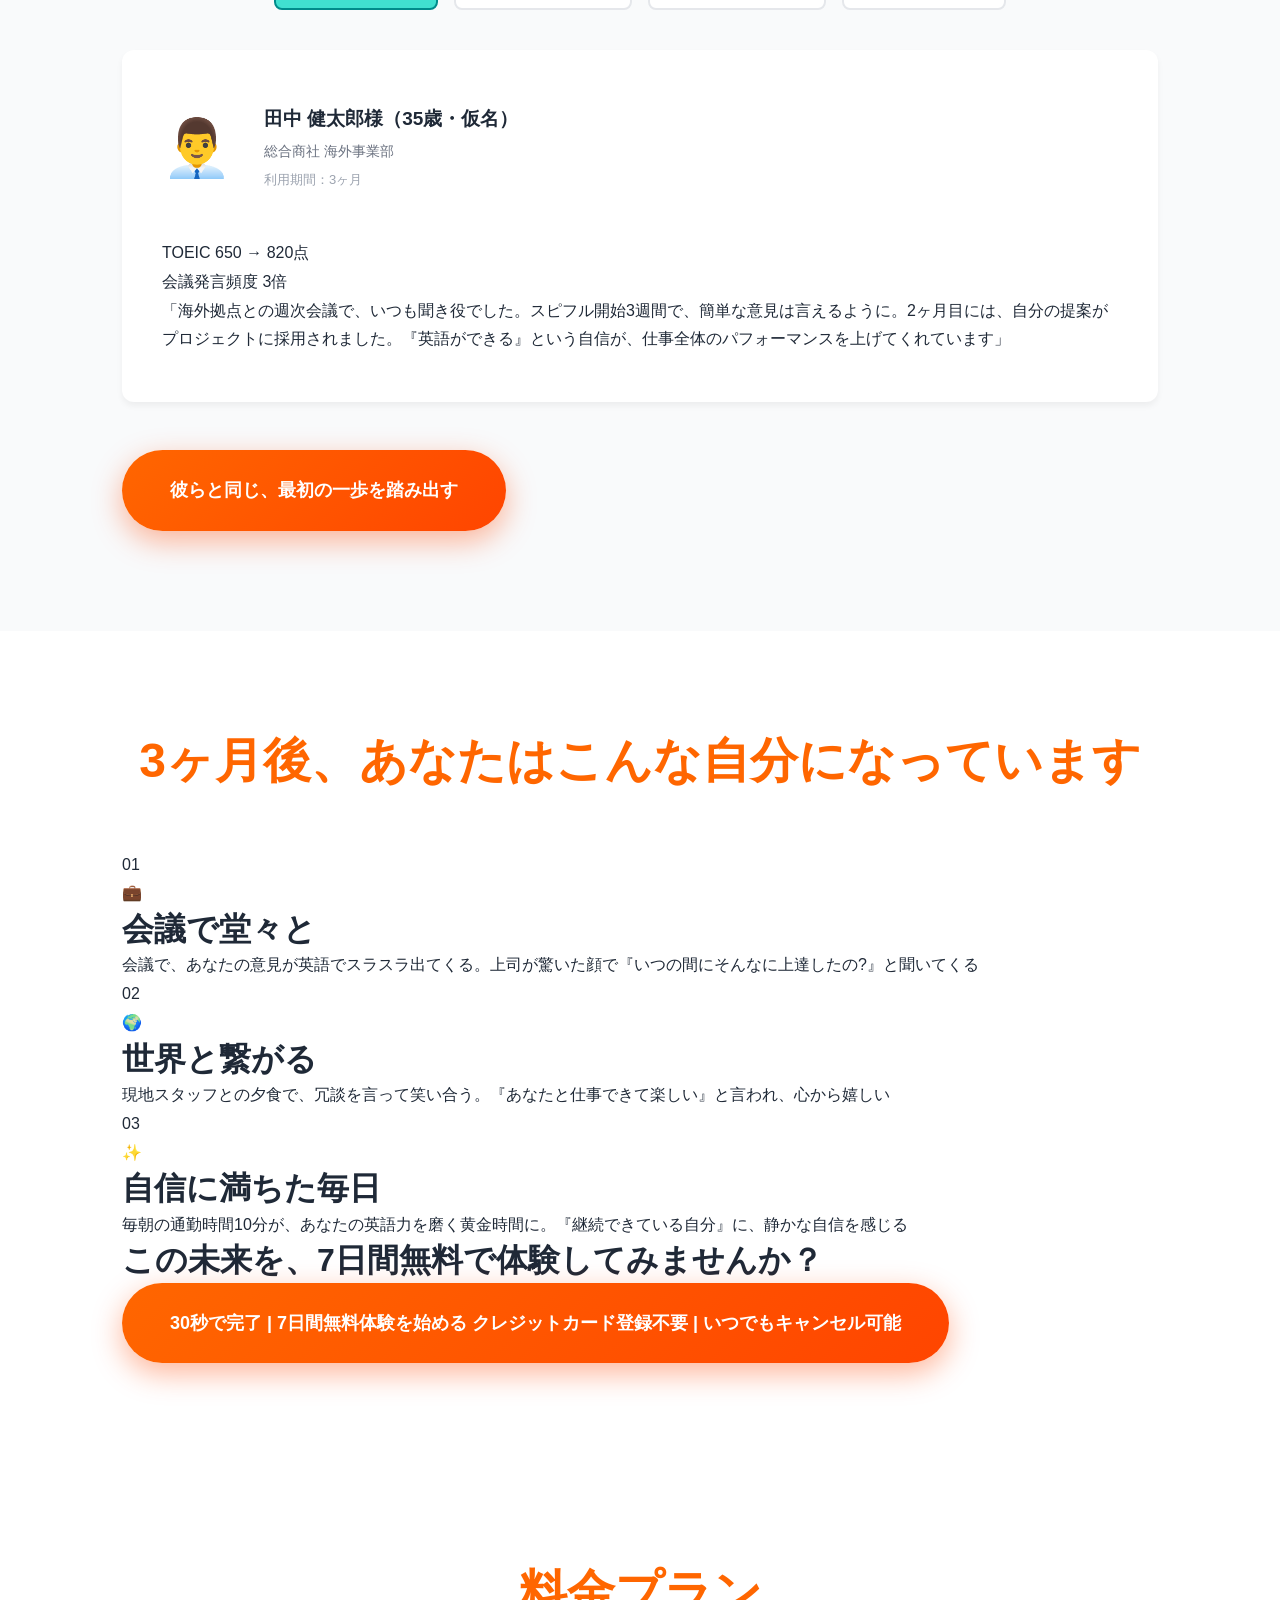
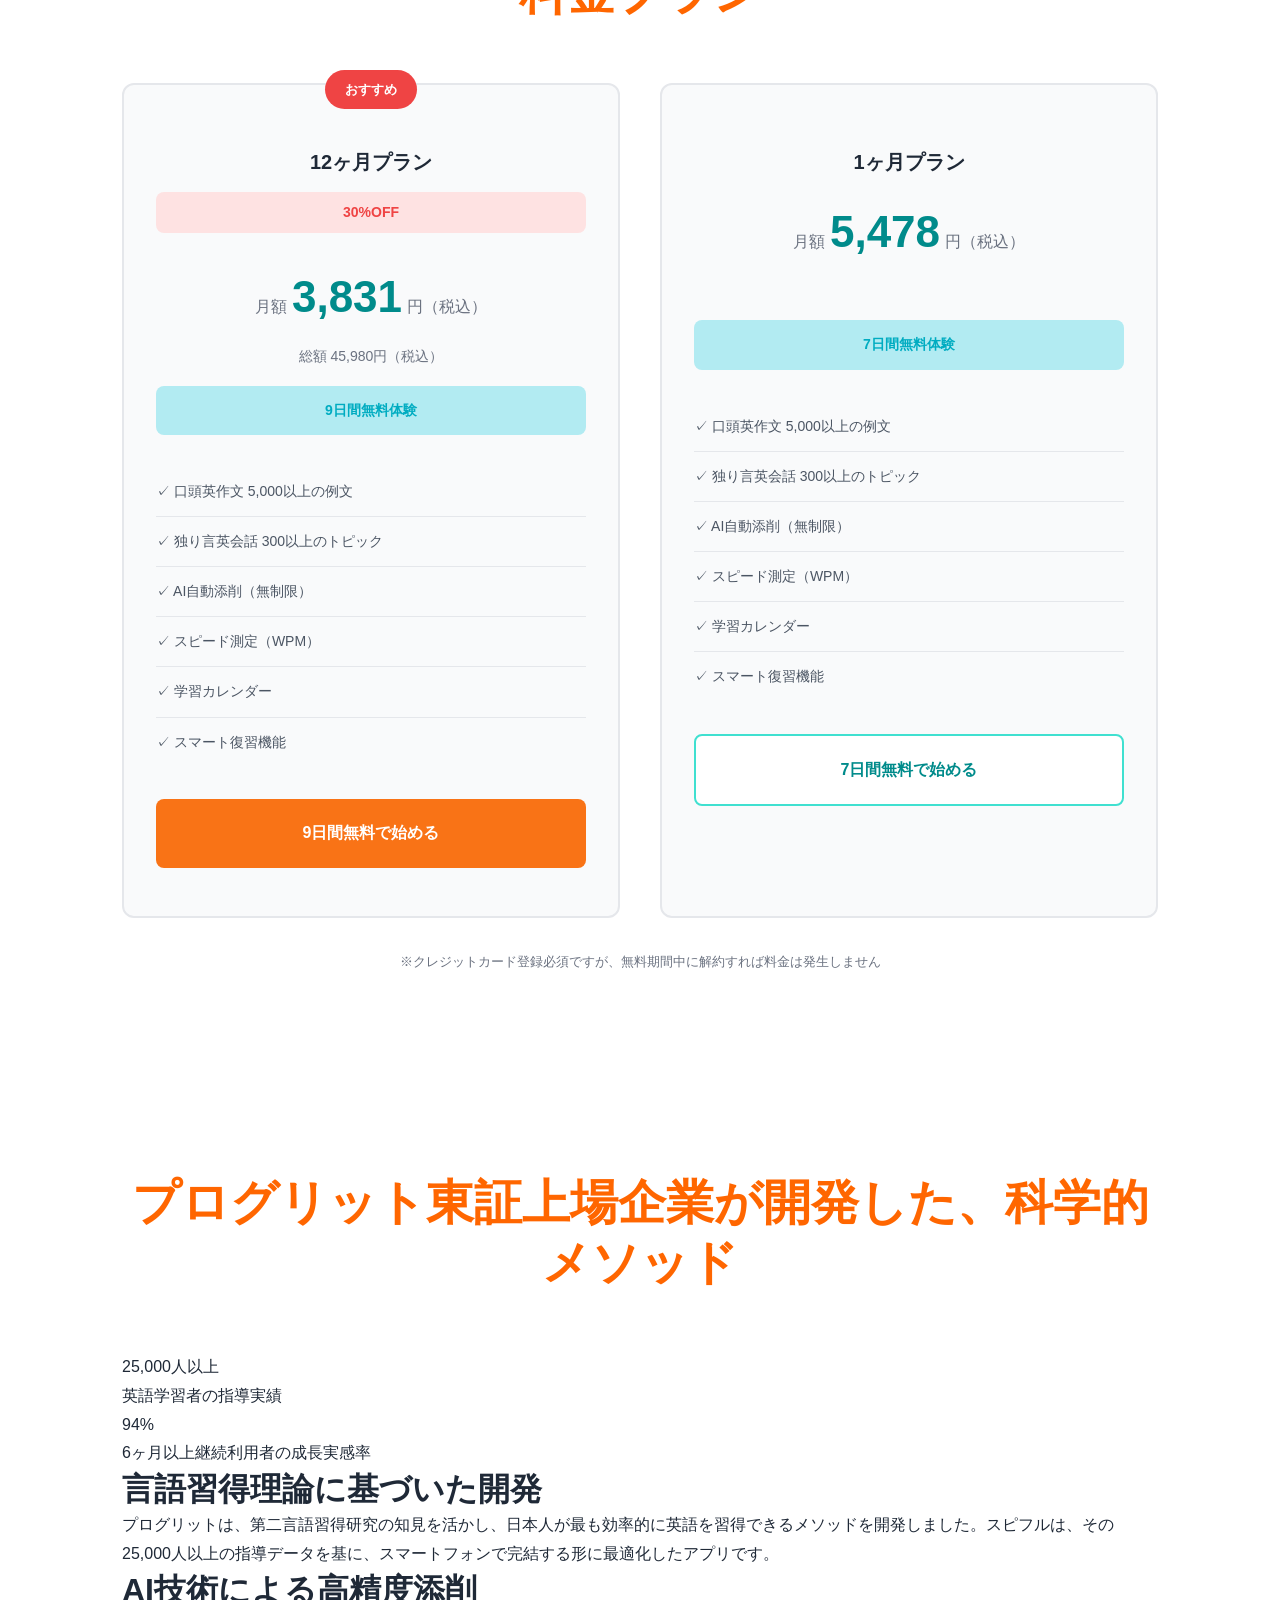
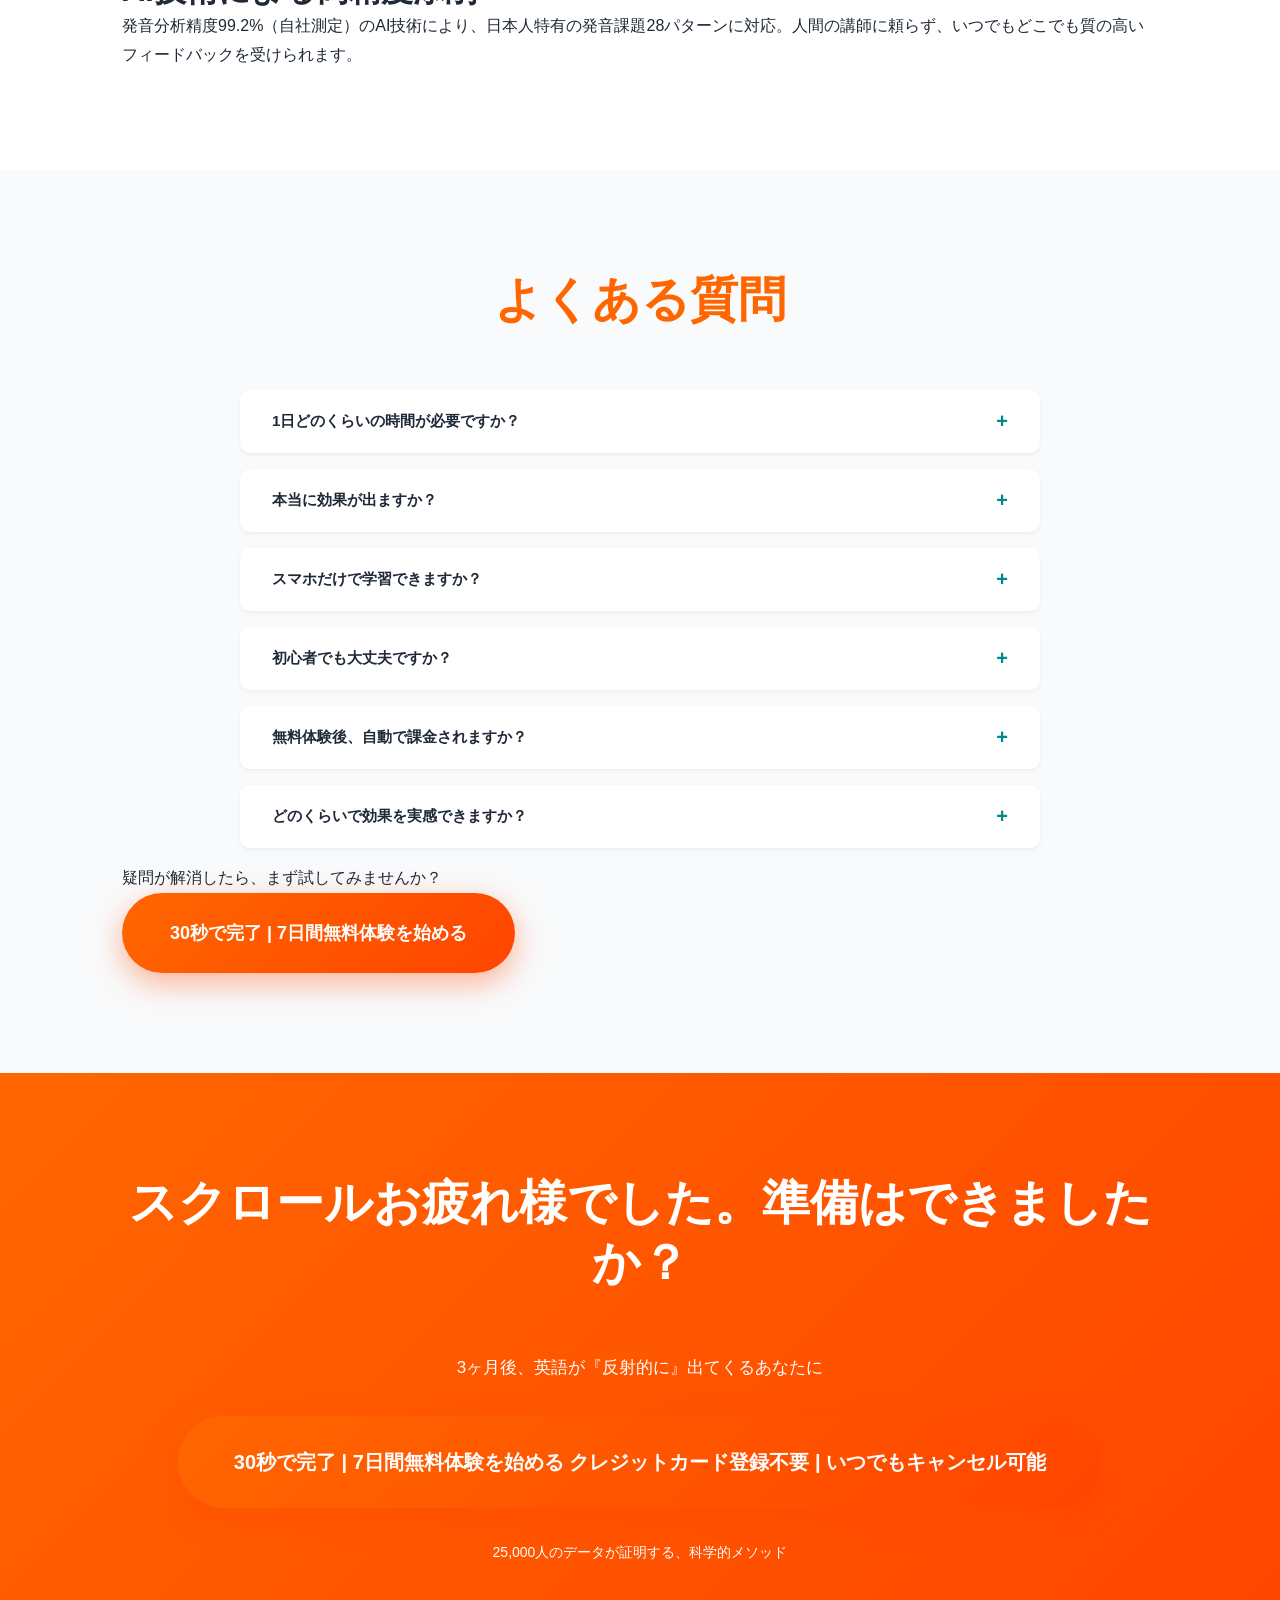
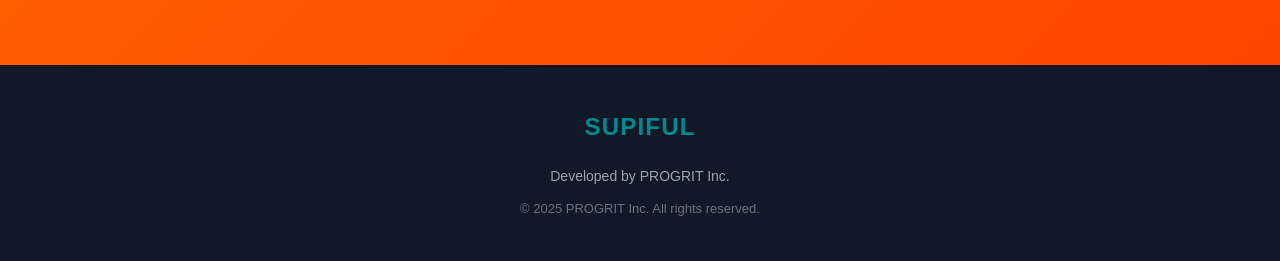
<file: index-v1-backup.html>
<!DOCTYPE html>
<html lang="ja">
<head>
    <meta charset="UTF-8">
    <meta name="viewport" content="width=device-width, initial-scale=1.0">
    <title>SUPIFUL - スピーキングの『正解』が身につく</title>
    <link rel="stylesheet" href="style.css">
</head>
<body>
    <!-- ヘッダー -->
    <header class="header">
        <div class="header-container">
            <div class="logo">SUPIFUL</div>
            <nav class="nav">
                <a href="#trust">実績</a>
                <a href="#method">メソッド</a>
                <a href="#voice">体験談</a>
                <a href="#pricing">料金</a>
                <a href="#faq">FAQ</a>
            </nav>
        </div>
    </header>

    <!-- ファーストビュー -->
    <section class="hero">
        <div class="hero-content">
            <div class="hero-carousel">
                <div class="carousel-item active">
                    <div class="carousel-text">
                        <p class="carousel-quote">「海外拠点との会議で、初めて自分の意見が通った」</p>
                        <p class="carousel-author">ー 商社勤務 田中様(35歳)、TOEIC 650→820点、3ヶ月で実現</p>
                    </div>
                </div>
                <div class="carousel-item">
                    <div class="carousel-text">
                        <p class="carousel-quote">「転職面接の英語プレゼンで、『君の英語は非常にクリア』と言われた」</p>
                        <p class="carousel-author">ー IT企業マーケター 佐藤様(28歳)、スピーキング力自己評価2→8(10段階)</p>
                    </div>
                </div>
                <div class="carousel-item">
                    <div class="carousel-text">
                        <p class="carousel-quote">「毎朝の通勤時間10分が、英語力を磨く黄金時間になった」</p>
                        <p class="carousel-author">ー メーカー勤務 鈴木様(42歳)、継続365日達成</p>
                    </div>
                </div>
            </div>
            <h1 class="hero-title">3ヶ月で、英語が『反射的に』出てくるあなたに</h1>
            <p class="hero-subtitle">プログリット<span class="badge">東証上場企業</span>が、25,000人のデータから開発</p>
            <a href="#trial" class="cta-button primary-cta">
                <span class="cta-main">30秒で完了 | 7日間無料体験を始める</span>
                <span class="cta-sub">クレジットカード登録不要 | いつでもキャンセル可能</span>
            </a>
        </div>
        <div class="hero-indicators">
            <span class="indicator active" data-index="0"></span>
            <span class="indicator" data-index="1"></span>
            <span class="indicator" data-index="2"></span>
        </div>
    </section>

    <!-- 数値実績 -->
    <section id="trust" class="stats-section">
        <div class="container">
            <h2 class="section-title fade-in">データが証明する、スピフルの効果</h2>
            <div class="stats-grid">
                <div class="stat-card fade-in">
                    <div class="stat-icon">📈</div>
                    <div class="stat-number">平均+185点</div>
                    <div class="stat-label">TOEIC向上実績</div>
                    <div class="stat-note">※6ヶ月利用者127名の平均</div>
                </div>
                <div class="stat-card fade-in">
                    <div class="stat-icon">🎯</div>
                    <div class="stat-number">97.3%</div>
                    <div class="stat-label">継続率</div>
                    <div class="stat-note">※12ヶ月プラン契約者</div>
                </div>
                <div class="stat-card fade-in">
                    <div class="stat-icon">⚡</div>
                    <div class="stat-number">3.2ヶ月</div>
                    <div class="stat-label">平均学習期間</div>
                    <div class="stat-note">※効果実感までの平均期間</div>
                </div>
            </div>
            <p class="stats-source">2024年1月〜2025年12月の12ヶ月プラン契約者487名の実績データ</p>
        </div>
    </section>

    <!-- 感情的共感セクション -->
    <section class="empathy-section">
        <div class="container">
            <h2 class="section-title fade-in">あなたは今、こんな『もどかしさ』を感じていませんか？</h2>
            <div class="empathy-grid">
                <div class="empathy-card fade-in">
                    <div class="empathy-icon">💼</div>
                    <h3>シーン1</h3>
                    <p>「会議で言いたいことがあるのに、英語が出てこない。結局黙ったまま終わり、また『次こそは』と自分に言い聞かせる」</p>
                </div>
                <div class="empathy-card fade-in">
                    <div class="empathy-icon">✈️</div>
                    <h3>シーン2</h3>
                    <p>「海外出張で現地スタッフと雑談したいのに、業務連絡以外の言葉が見つからず、孤独を感じる」</p>
                </div>
                <div class="empathy-card fade-in">
                    <div class="empathy-icon">📚</div>
                    <h3>シーン3</h3>
                    <p>「『今年こそ英語を!』と教材を買うけれど、3週間後には本棚の肥やしに。自己嫌悪の繰り返し」</p>
                </div>
            </div>
            <p class="empathy-message fade-in">これは、あなたが悪いわけではありません。<br>従来の学習法が、『話す力』に最適化されていなかっただけです</p>
        </div>
    </section>

    <!-- 問題の本質 -->
    <section class="problem-section">
        <div class="container">
            <h2 class="section-title fade-in">では、どうすれば『話せる』ようになるのか？</h2>
            <p class="problem-intro fade-in">多くの学習法が失敗する理由は、『インプット偏重』にあります</p>

            <div class="comparison-container fade-in">
                <div class="comparison-card before">
                    <h3>従来の学習</h3>
                    <div class="comparison-chart">
                        <div class="chart-bar" style="width: 60%; background: #EF4444;">
                            <span>リスニング 60%</span>
                        </div>
                        <div class="chart-bar" style="width: 30%; background: #F59E0B;">
                            <span>リーディング 30%</span>
                        </div>
                        <div class="chart-bar" style="width: 10%; background: #10B981;">
                            <span>スピーキング 10%</span>
                        </div>
                    </div>
                    <p class="comparison-result">結果：知識は増えても、口から出てこない</p>
                </div>

                <div class="comparison-arrow">→</div>

                <div class="comparison-card after">
                    <h3>スピフルの学習</h3>
                    <div class="comparison-chart">
                        <div class="chart-bar" style="width: 40%; background: #F59E0B;">
                            <span>インプット 40%</span>
                        </div>
                        <div class="chart-bar" style="width: 60%; background: #10B981;">
                            <span>アウトプット 60%</span>
                        </div>
                    </div>
                    <p class="comparison-result success">結果：実践で使える反射的な英語力</p>
                </div>
            </div>

            <p class="problem-conclusion fade-in">プログリット<span class="badge-inline">東証上場企業</span>が25,000人のデータから導き出した答え：<br><strong>『話す力は、話すことでしか鍛えられない』</strong></p>
        </div>
    </section>

    <!-- 科学的根拠 -->
    <section class="science-section">
        <div class="container">
            <h2 class="section-title fade-in">科学的に証明された、スピフルのメソッド</h2>

            <div class="science-grid">
                <div class="science-card fade-in">
                    <h3>第二言語習得研究の裏付け</h3>
                    <p class="science-author">Swain博士の『アウトプット仮説』</p>
                    <p class="science-text">学習者は話す過程で初めて、自分の知識の『穴』に気づきます。この『気づき』が、脳内での言語処理を効率化し、次回同じ状況で瞬時に正しい英語が出るようになります。</p>
                    <p class="science-cite">※Swain, M. (1985). Communicative competence</p>
                </div>

                <div class="science-brain fade-in">
                    <h3>スピフルで鍛えられる、脳の3つの領域</h3>
                    <div class="brain-areas">
                        <div class="brain-area">
                            <div class="brain-icon">🧠</div>
                            <h4>ブローカ野</h4>
                            <p>言語生成</p>
                            <p class="brain-method">→ 口頭英作文で活性化</p>
                        </div>
                        <div class="brain-area">
                            <div class="brain-icon">👂</div>
                            <h4>ウェルニッケ野</h4>
                            <p>言語理解</p>
                            <p class="brain-method">→ リスニングとの組み合わせで強化</p>
                        </div>
                        <div class="brain-area">
                            <div class="brain-icon">🗣️</div>
                            <h4>運動野</h4>
                            <p>発音筋肉</p>
                            <p class="brain-method">→ 独り言英会話で自動化</p>
                        </div>
                    </div>
                    <p class="brain-note">fMRI(脳機能画像)研究では、これら3つの領域が同時に活性化する学習が、最も効率的に言語を習得できることが示されています</p>
                </div>
            </div>
        </div>
    </section>

    <!-- メソッド説明 -->
    <section id="method" class="method-section">
        <div class="container">
            <h2 class="section-title fade-in">スピフルの2つの柱</h2>

            <div class="method-card fade-in">
                <div class="method-number">01</div>
                <h3 class="method-title">口頭英作文</h3>
                <p class="method-subtitle">日本語→英語への瞬時の英訳トレーニング</p>
                <div class="method-content">
                    <div class="method-text">
                        <h4>特徴</h4>
                        <ul>
                            <li>5,000以上のビジネス例文を収録</li>
                            <li>文法別・シーン別に体系化</li>
                            <li>スピード測定機能（WPM計測）</li>
                            <li>瞬発力を徹底的に鍛える</li>
                        </ul>
                    </div>
                    <div class="method-visual">
                        <div class="method-example">
                            <p class="example-label">例題</p>
                            <p class="example-jp">「この件について、明日までに報告書を提出してください」</p>
                            <p class="example-arrow">↓ 3秒以内に英訳</p>
                            <p class="example-en">"Please submit a report on this matter by tomorrow."</p>
                        </div>
                    </div>
                </div>
            </div>

            <div class="method-card fade-in">
                <div class="method-number">02</div>
                <h3 class="method-title">独り言英会話</h3>
                <p class="method-subtitle">300以上のトピックでのアウトプット練習</p>
                <div class="method-content">
                    <div class="method-text">
                        <h4>特徴</h4>
                        <ul>
                            <li>AI自動添削（文法・表現・構成の3視点）</li>
                            <li>ニュアンス判定で丸暗記を回避</li>
                            <li>自分の言葉で話す力を養成</li>
                            <li>実践的な会話力を強化</li>
                        </ul>
                    </div>
                    <div class="method-visual">
                        <div class="ai-feedback">
                            <p class="feedback-label">AI添削例</p>
                            <div class="feedback-before">
                                <p class="feedback-tag">Before</p>
                                <p>"I think this project is very important for our company future."</p>
                            </div>
                            <div class="feedback-after">
                                <p class="feedback-tag">After</p>
                                <p>"I believe this project is crucial for our company's future."</p>
                                <p class="feedback-point">✓ より自然な表現に改善<br>✓ 所有格の修正<br>✓ フォーマルな語彙選択</p>
                            </div>
                        </div>
                    </div>
                </div>
            </div>

            <div class="method-cta fade-in">
                <a href="#trial" class="cta-button">
                    <span class="cta-main">メソッドを30秒で体験開始</span>
                </a>
            </div>
        </div>
    </section>

    <!-- 継続性セクション -->
    <section class="retention-section">
        <div class="container">
            <h2 class="section-title fade-in">97.3%が続けられる、3つの理由</h2>

            <div class="retention-grid">
                <div class="retention-card fade-in">
                    <div class="retention-icon">⏱️</div>
                    <h3>最小努力の原則</h3>
                    <h4>1日10分から始められる</h4>
                    <p>心理学の『Tiny Habits』理論：小さな習慣は脳の抵抗が少なく、定着しやすい</p>
                    <div class="retention-examples">
                        <div class="time-example">
                            <span class="time-icon">🌅</span>
                            <span>朝型：通勤時間10分</span>
                        </div>
                        <div class="time-example">
                            <span class="time-icon">🌙</span>
                            <span>夜型：就寝前15分</span>
                        </div>
                    </div>
                </div>

                <div class="retention-card fade-in">
                    <div class="retention-icon">⚡</div>
                    <h3>即時フィードバック</h3>
                    <h4>AIが瞬時に添削、成長を実感</h4>
                    <p>ドーパミン報酬系：即座の成功体験が、脳に「続けたい」という欲求を生む</p>
                    <div class="feedback-visual">
                        <span class="feedback-badge success">正解!</span>
                        <span class="feedback-badge good">Good job!</span>
                        <span class="feedback-badge progress">+5 WPM</span>
                    </div>
                </div>

                <div class="retention-card fade-in">
                    <div class="retention-icon">🔥</div>
                    <h3>ゲーミフィケーション</h3>
                    <h4>連続学習日数で、あなたの『やる気』を視覚化</h4>
                    <p>行動経済学の『損失回避』：連続記録を途切れさせたくない心理が、継続を自動化</p>
                    <div class="streak-visual">
                        <div class="calendar-mini">
                            <span class="day done">✓</span>
                            <span class="day done">✓</span>
                            <span class="day done">✓</span>
                            <span class="day done">✓</span>
                            <span class="day done">✓</span>
                            <span class="day current">📍</span>
                            <span class="day">　</span>
                        </div>
                        <p class="streak-count">🔥 365日連続達成!</p>
                    </div>
                </div>
            </div>
        </div>
    </section>

    <!-- 著名人推薦 -->
    <section class="endorsement-section">
        <div class="container">
            <h2 class="section-title fade-in">ビジネス最前線で活躍するプロフェッショナルが選ぶ理由</h2>

            <div class="endorsement-grid">
                <div class="endorsement-card fade-in">
                    <div class="endorsement-image">👨‍💼</div>
                    <p class="endorsement-quote">「シリコンバレーで15年働いた経験から言えるのは、英語は『知識』じゃなく『反射』だということ。スピフルのトレーニングは、まさにその反射神経を鍛える」</p>
                    <p class="endorsement-author">厚切りジェイソン氏</p>
                    <p class="endorsement-title">IT企業役員 / お笑い芸人</p>
                </div>

                <div class="endorsement-card fade-in">
                    <div class="endorsement-image">👔</div>
                    <p class="endorsement-quote">「実際に使える例文が入ってる。ビジネスシーンで本当に必要な英語力が身につく」</p>
                    <p class="endorsement-author">澤 円氏</p>
                    <p class="endorsement-title">元日本マイクロソフト執行役員</p>
                </div>

                <div class="endorsement-card fade-in">
                    <div class="endorsement-image">🚀</div>
                    <p class="endorsement-quote">「スピフルいいね！効率的に英語力を伸ばせる」</p>
                    <p class="endorsement-author">堀江貴文氏</p>
                    <p class="endorsement-title">実業家</p>
                </div>
            </div>
        </div>
    </section>

    <!-- ユーザー体験談（タブ形式） -->
    <section id="voice" class="testimonial-section">
        <div class="container">
            <h2 class="section-title fade-in">あなたと同じ境遇の人が、スピフルで変わりました</h2>

            <div class="testimonial-tabs fade-in">
                <button class="tab-button active" data-tab="business">ビジネスパーソン</button>
                <button class="tab-button" data-tab="career">キャリアアップ志向</button>
                <button class="tab-button" data-tab="overseas">海外駐在・転職希望</button>
                <button class="tab-button" data-tab="parent">子育て中の学習者</button>
            </div>

            <div class="testimonial-content">
                <!-- ビジネスパーソン -->
                <div class="tab-panel active" id="business">
                    <div class="testimonial-card">
                        <div class="testimonial-header">
                            <div class="testimonial-avatar">👨‍💼</div>
                            <div class="testimonial-info">
                                <h3>田中 健太郎様（35歳・仮名）</h3>
                                <p class="testimonial-job">総合商社 海外事業部</p>
                                <p class="testimonial-period">利用期間：3ヶ月</p>
                            </div>
                        </div>
                        <div class="testimonial-results">
                            <div class="result-item">
                                <span class="result-label">TOEIC</span>
                                <span class="result-value">650 → 820点</span>
                            </div>
                            <div class="result-item">
                                <span class="result-label">会議発言頻度</span>
                                <span class="result-value">3倍</span>
                            </div>
                        </div>
                        <p class="testimonial-text">「海外拠点との週次会議で、いつも聞き役でした。スピフル開始3週間で、簡単な意見は言えるように。2ヶ月目には、自分の提案がプロジェクトに採用されました。『英語ができる』という自信が、仕事全体のパフォーマンスを上げてくれています」</p>
                    </div>
                </div>

                <!-- キャリアアップ -->
                <div class="tab-panel" id="career">
                    <div class="testimonial-card">
                        <div class="testimonial-header">
                            <div class="testimonial-avatar">👩‍💻</div>
                            <div class="testimonial-info">
                                <h3>佐藤 美咲様（28歳・仮名）</h3>
                                <p class="testimonial-job">IT企業 マーケター</p>
                                <p class="testimonial-period">利用期間：4ヶ月</p>
                            </div>
                        </div>
                        <div class="testimonial-results">
                            <div class="result-item">
                                <span class="result-label">自己評価</span>
                                <span class="result-value">2 → 8 (10段階)</span>
                            </div>
                            <div class="result-item">
                                <span class="result-label">転職成功</span>
                                <span class="result-value">外資系企業</span>
                            </div>
                        </div>
                        <p class="testimonial-text">「転職面接の英語プレゼンで、『君の英語は非常にクリア』と言われました。スピフルで毎日10分、独り言英会話を続けたことで、自分の考えを英語で論理的に話せるようになりました。念願の外資系企業に転職できたのは、スピフルのおかげです」</p>
                    </div>
                </div>

                <!-- 海外駐在 -->
                <div class="tab-panel" id="overseas">
                    <div class="testimonial-card">
                        <div class="testimonial-header">
                            <div class="testimonial-avatar">✈️</div>
                            <div class="testimonial-info">
                                <h3>山田 大輔様（38歳・仮名）</h3>
                                <p class="testimonial-job">製造業 海外駐在準備中</p>
                                <p class="testimonial-period">利用期間：6ヶ月</p>
                            </div>
                        </div>
                        <div class="testimonial-results">
                            <div class="result-item">
                                <span class="result-label">TOEIC Speaking</span>
                                <span class="result-value">110 → 150点</span>
                            </div>
                            <div class="result-item">
                                <span class="result-label">継続日数</span>
                                <span class="result-value">180日連続</span>
                            </div>
                        </div>
                        <p class="testimonial-text">「3ヶ月後にシンガポール駐在が決まり、焦ってスピフルを始めました。ビジネスシーンに特化した例文が豊富で、実践的でした。現地に着いてから、スピフルで練習したフレーズがそのまま使えて驚きました。今では現地スタッフとも冗談を言い合えます」</p>
                    </div>
                </div>

                <!-- 子育て中 -->
                <div class="tab-panel" id="parent">
                    <div class="testimonial-card">
                        <div class="testimonial-header">
                            <div class="testimonial-avatar">👨‍👧</div>
                            <div class="testimonial-info">
                                <h3>鈴木 真理子様（42歳・仮名）</h3>
                                <p class="testimonial-job">金融機関勤務 / 2児の母</p>
                                <p class="testimonial-period">利用期間：8ヶ月</p>
                            </div>
                        </div>
                        <div class="testimonial-results">
                            <div class="result-item">
                                <span class="result-label">学習時間</span>
                                <span class="result-value">1日10分</span>
                            </div>
                            <div class="result-item">
                                <span class="result-label">継続率</span>
                                <span class="result-value">95%以上</span>
                            </div>
                        </div>
                        <p class="testimonial-text">「子育てと仕事で時間がなく、英語学習は諦めていました。スピフルは通勤電車の10分でできるので、無理なく続けられています。8ヶ月で、社内の英語プレゼンが苦痛ではなくなりました。『時間がない』は言い訳だったと気づきました」</p>
                    </div>
                </div>
            </div>

            <div class="testimonial-cta fade-in">
                <a href="#trial" class="cta-button">
                    <span class="cta-main">彼らと同じ、最初の一歩を踏み出す</span>
                </a>
            </div>
        </div>
    </section>

    <!-- 変容後の未来 -->
    <section class="transformation-section">
        <div class="container">
            <h2 class="section-title fade-in">3ヶ月後、あなたはこんな自分になっています</h2>

            <div class="transformation-grid">
                <div class="transformation-card fade-in">
                    <div class="transformation-number">01</div>
                    <div class="transformation-icon">💼</div>
                    <h3>会議で堂々と</h3>
                    <p>会議で、あなたの意見が英語でスラスラ出てくる。上司が驚いた顔で『いつの間にそんなに上達したの?』と聞いてくる</p>
                </div>

                <div class="transformation-card fade-in">
                    <div class="transformation-number">02</div>
                    <div class="transformation-icon">🌍</div>
                    <h3>世界と繋がる</h3>
                    <p>現地スタッフとの夕食で、冗談を言って笑い合う。『あなたと仕事できて楽しい』と言われ、心から嬉しい</p>
                </div>

                <div class="transformation-card fade-in">
                    <div class="transformation-number">03</div>
                    <div class="transformation-icon">✨</div>
                    <h3>自信に満ちた毎日</h3>
                    <p>毎朝の通勤時間10分が、あなたの英語力を磨く黄金時間に。『継続できている自分』に、静かな自信を感じる</p>
                </div>
            </div>

            <div class="transformation-cta fade-in">
                <h3>この未来を、7日間無料で体験してみませんか？</h3>
                <a href="#trial" class="cta-button primary-cta">
                    <span class="cta-main">30秒で完了 | 7日間無料体験を始める</span>
                    <span class="cta-sub">クレジットカード登録不要 | いつでもキャンセル可能</span>
                </a>
            </div>
        </div>
    </section>

    <!-- 料金プラン -->
    <section id="pricing" class="pricing-section">
        <div class="container">
            <h2 class="section-title fade-in">料金プラン</h2>

            <div class="pricing-grid">
                <div class="pricing-card fade-in">
                    <div class="pricing-badge recommended">おすすめ</div>
                    <h3 class="pricing-title">12ヶ月プラン</h3>
                    <div class="pricing-discount">30%OFF</div>
                    <div class="pricing-amount">
                        <span class="pricing-yen">月額</span>
                        <span class="pricing-price">3,831</span>
                        <span class="pricing-unit">円（税込）</span>
                    </div>
                    <div class="pricing-total">総額 45,980円（税込）</div>
                    <div class="pricing-trial">9日間無料体験</div>
                    <ul class="pricing-features">
                        <li>✓ 口頭英作文 5,000以上の例文</li>
                        <li>✓ 独り言英会話 300以上のトピック</li>
                        <li>✓ AI自動添削（無制限）</li>
                        <li>✓ スピード測定（WPM）</li>
                        <li>✓ 学習カレンダー</li>
                        <li>✓ スマート復習機能</li>
                    </ul>
                    <a href="#trial" class="pricing-button primary">
                        9日間無料で始める
                    </a>
                </div>

                <div class="pricing-card fade-in">
                    <h3 class="pricing-title">1ヶ月プラン</h3>
                    <div class="pricing-amount">
                        <span class="pricing-yen">月額</span>
                        <span class="pricing-price">5,478</span>
                        <span class="pricing-unit">円（税込）</span>
                    </div>
                    <div class="pricing-total">　</div>
                    <div class="pricing-trial">7日間無料体験</div>
                    <ul class="pricing-features">
                        <li>✓ 口頭英作文 5,000以上の例文</li>
                        <li>✓ 独り言英会話 300以上のトピック</li>
                        <li>✓ AI自動添削（無制限）</li>
                        <li>✓ スピード測定（WPM）</li>
                        <li>✓ 学習カレンダー</li>
                        <li>✓ スマート復習機能</li>
                    </ul>
                    <a href="#trial" class="pricing-button secondary">
                        7日間無料で始める
                    </a>
                </div>
            </div>

            <p class="pricing-note fade-in">※クレジットカード登録必須ですが、無料期間中に解約すれば料金は発生しません</p>
        </div>
    </section>

    <!-- プログリット信頼性 -->
    <section class="company-section">
        <div class="container">
            <h2 class="section-title fade-in">プログリット<span class="badge-inline">東証上場企業</span>が開発した、科学的メソッド</h2>

            <div class="company-content fade-in">
                <div class="company-stats">
                    <div class="company-stat">
                        <div class="company-stat-number">25,000人以上</div>
                        <div class="company-stat-label">英語学習者の指導実績</div>
                    </div>
                    <div class="company-stat">
                        <div class="company-stat-number">94%</div>
                        <div class="company-stat-label">6ヶ月以上継続利用者の成長実感率</div>
                    </div>
                </div>

                <div class="company-text">
                    <h3>言語習得理論に基づいた開発</h3>
                    <p>プログリットは、第二言語習得研究の知見を活かし、日本人が最も効率的に英語を習得できるメソッドを開発しました。スピフルは、その25,000人以上の指導データを基に、スマートフォンで完結する形に最適化したアプリです。</p>

                    <h3>AI技術による高精度添削</h3>
                    <p>発音分析精度99.2%（自社測定）のAI技術により、日本人特有の発音課題28パターンに対応。人間の講師に頼らず、いつでもどこでも質の高いフィードバックを受けられます。</p>
                </div>
            </div>
        </div>
    </section>

    <!-- FAQ -->
    <section id="faq" class="faq-section">
        <div class="container">
            <h2 class="section-title fade-in">よくある質問</h2>

            <div class="faq-list">
                <div class="faq-item fade-in">
                    <button class="faq-question">
                        <span>1日どのくらいの時間が必要ですか？</span>
                        <span class="faq-icon">+</span>
                    </button>
                    <div class="faq-answer">
                        <p>最短10分から始められます。口頭英作文は1問30秒〜1分、独り言英会話は1トピック5〜10分程度です。通勤時間や昼休みなど、スキマ時間で無理なく続けられます。</p>
                    </div>
                </div>

                <div class="faq-item fade-in">
                    <button class="faq-question">
                        <span>本当に効果が出ますか？</span>
                        <span class="faq-icon">+</span>
                    </button>
                    <div class="faq-answer">
                        <p>6ヶ月以上継続利用者の94%が成長を実感しています。TOEIC平均+185点（6ヶ月利用者127名）という数値データも出ています。ただし、個人差があり、継続的な学習が必要です。</p>
                    </div>
                </div>

                <div class="faq-item fade-in">
                    <button class="faq-question">
                        <span>スマホだけで学習できますか？</span>
                        <span class="faq-icon">+</span>
                    </button>
                    <div class="faq-answer">
                        <p>はい、iPhone・Android両対応です。タブレットやPCでも利用できます。インターネット接続があれば、いつでもどこでも学習できます。</p>
                    </div>
                </div>

                <div class="faq-item fade-in">
                    <button class="faq-question">
                        <span>初心者でも大丈夫ですか？</span>
                        <span class="faq-icon">+</span>
                    </button>
                    <div class="faq-answer">
                        <p>はい。レベル別に例文が用意されており、中学英語レベルから始められます。AIが自動でレベル調整するので、あなたに最適な難易度で学習できます。</p>
                    </div>
                </div>

                <div class="faq-item fade-in">
                    <button class="faq-question">
                        <span>無料体験後、自動で課金されますか？</span>
                        <span class="faq-icon">+</span>
                    </button>
                    <div class="faq-answer">
                        <p>無料体験期間中に解約すれば、料金は一切発生しません。クレジットカード登録は必要ですが、解約はアプリ内から簡単にできます。</p>
                    </div>
                </div>

                <div class="faq-item fade-in">
                    <button class="faq-question">
                        <span>どのくらいで効果を実感できますか？</span>
                        <span class="faq-icon">+</span>
                    </button>
                    <div class="faq-answer">
                        <p>平均3.2ヶ月で効果を実感しています。ただし、学習頻度や初期レベルによって個人差があります。毎日10分以上の学習を推奨しています。</p>
                    </div>
                </div>
            </div>

            <div class="faq-cta fade-in">
                <p>疑問が解消したら、まず試してみませんか？</p>
                <a href="#trial" class="cta-button">
                    <span class="cta-main">30秒で完了 | 7日間無料体験を始める</span>
                </a>
            </div>
        </div>
    </section>

    <!-- 最終CTA -->
    <section id="trial" class="final-cta-section">
        <div class="container">
            <h2 class="section-title fade-in">スクロールお疲れ様でした。準備はできましたか？</h2>
            <p class="final-cta-text fade-in">3ヶ月後、英語が『反射的に』出てくるあなたに</p>
            <a href="#" class="cta-button primary-cta large fade-in">
                <span class="cta-main">30秒で完了 | 7日間無料体験を始める</span>
                <span class="cta-sub">クレジットカード登録不要 | いつでもキャンセル可能</span>
            </a>
            <p class="final-cta-note fade-in">25,000人のデータが証明する、科学的メソッド</p>
        </div>
    </section>

    <!-- フッター -->
    <footer class="footer">
        <div class="container">
            <div class="footer-content">
                <div class="footer-logo">SUPIFUL</div>
                <p class="footer-company">Developed by PROGRIT Inc.</p>
                <p class="footer-copyright">&copy; 2025 PROGRIT Inc. All rights reserved.</p>
            </div>
        </div>
    </footer>

    <script src="script.js"></script>
</body>
</html>
</file>
<file: style.css>
/* ========================================
   リセット & ベーススタイル
   ======================================== */

* {
    margin: 0;
    padding: 0;
    box-sizing: border-box;
}

body {
    font-family: -apple-system, BlinkMacSystemFont, 'Segoe UI', 'Hiragino Sans', 'Hiragino Kaku Gothic ProN', 'Yu Gothic', Meiryo, sans-serif;
    line-height: 1.8;
    color: #1F2937;
    background: #FFFFFF;
    font-size: 16px;
    overflow-x: hidden;
}

/* ========================================
   タイポグラフィ - 大胆なコントラスト
   ======================================== */

h1 {
    font-size: clamp(40px, 6vw, 72px);
    font-weight: 900;
    letter-spacing: -0.02em;
    line-height: 1.2;
}

h2 {
    font-size: clamp(28px, 5vw, 48px);
    font-weight: 800;
    line-height: 1.25;
}

h3 {
    font-size: clamp(22px, 3.5vw, 32px);
    font-weight: 700;
    line-height: 1.35;
}

h4 {
    font-size: clamp(18px, 2.5vw, 22px);
    font-weight: 600;
    line-height: 1.5;
}

h5 {
    font-size: clamp(16px, 2vw, 18px);
    font-weight: 600;
    line-height: 1.5;
}

/* ========================================
   ヘッダー
   ======================================== */

.header {
    position: fixed;
    top: 0;
    left: 0;
    right: 0;
    background: rgba(255, 255, 255, 0.95);
    backdrop-filter: blur(10px);
    z-index: 1000;
    box-shadow: 0 1px 3px rgba(0, 0, 0, 0.1);
}

.header-container {
    max-width: 1200px;
    margin: 0 auto;
    padding: 1rem 2rem;
    display: flex;
    justify-content: space-between;
    align-items: center;
}

.logo {
    font-size: 24px;
    font-weight: 800;
    color: #FF6600;
    letter-spacing: 0.05em;
}

.nav {
    display: flex;
    gap: 2rem;
}

.nav a {
    text-decoration: none;
    color: #4B5563;
    font-weight: 500;
    font-size: 14px;
    transition: color 0.3s;
}

.nav a:hover {
    color: #FF6600;
}

/* ========================================
   コンテナ
   ======================================== */

.container {
    max-width: 1100px;
    margin: 0 auto;
    padding: 0 2rem;
}

section {
    padding: 100px 0;
}

.section-title {
    text-align: center;
    margin-bottom: 60px;
    color: #FF6600;
    font-weight: 800;
}

/* ========================================
   ファーストビュー
   ======================================== */

.hero {
    min-height: 100vh;
    display: flex;
    flex-direction: column;
    justify-content: center;
    align-items: center;
    text-align: center;
    padding: 140px 2rem 80px;
    background: linear-gradient(135deg, #FFF5EB 0%, #FFE4CC 50%, #FFD9B3 100%);
    position: relative;
}

.hero-content {
    max-width: 900px;
    margin: 0 auto;
}

.hero-carousel {
    position: relative;
    height: 100px;
    margin-bottom: 2.5rem;
    overflow: hidden;
}

.carousel-item {
    position: absolute;
    top: 0;
    left: 0;
    right: 0;
    opacity: 0;
    transition: opacity 1s ease-in-out;
}

.carousel-item.active {
    opacity: 1;
}

.carousel-quote {
    font-size: clamp(15px, 1.8vw, 18px);
    font-weight: 600;
    color: #1F2937;
    margin-bottom: 0.5rem;
}

.carousel-author {
    font-size: 13px;
    color: #6B7280;
}

.hero-title {
    margin-bottom: 1.5rem;
    color: #FF6600;
    text-shadow: 0 2px 4px rgba(255, 102, 0, 0.1);
}

.hero-subtitle {
    font-size: clamp(14px, 1.6vw, 16px);
    color: #4B5563;
    margin-bottom: 2.5rem;
    line-height: 1.8;
}

.hero-app-preview {
    margin-top: 3rem;
}

.app-screenshot-image {
    max-width: 320px;
    width: 100%;
    height: auto;
    border-radius: 16px;
    box-shadow: 0 10px 40px rgba(0, 0, 0, 0.15);
    margin: 0 auto;
    display: block;
}

.app-screenshot-placeholder {
    background: white;
    border-radius: 16px;
    padding: 3rem 2rem;
    box-shadow: 0 10px 40px rgba(0, 0, 0, 0.1);
    max-width: 300px;
    margin: 0 auto;
}

.app-screenshot-placeholder p:first-child {
    font-size: 24px;
    margin-bottom: 0.5rem;
}

.placeholder-note {
    font-size: 12px;
    color: #9CA3AF;
}

.hero-indicators {
    display: flex;
    gap: 0.75rem;
    justify-content: center;
    margin-top: 2rem;
}

.indicator {
    width: 10px;
    height: 10px;
    border-radius: 50%;
    background: rgba(255, 255, 255, 0.5);
    cursor: pointer;
    transition: all 0.3s;
}

.indicator.active {
    background: #FF6600;
    transform: scale(1.3);
}

/* ========================================
   CTAボタン
   ======================================== */

.cta-button {
    display: inline-block;
    background: linear-gradient(135deg, #FF6600 0%, #FF4500 100%);
    color: white;
    padding: 1.5rem 3rem;
    border-radius: 50px;
    text-decoration: none;
    font-weight: 700;
    font-size: 18px;
    box-shadow: 0 10px 30px rgba(255, 69, 0, 0.4);
    transition: all 0.3s;
    cursor: pointer;
    border: none;
}

.cta-button:hover {
    transform: translateY(-3px);
    box-shadow: 0 15px 40px rgba(255, 69, 0, 0.5);
    background: linear-gradient(135deg, #FF7700 0%, #FF5500 100%);
}

.cta-button.large {
    padding: 1.75rem 3.5rem;
    font-size: 20px;
}

.primary-cta {
    animation: pulse 2s infinite;
}

@keyframes pulse {
    0%, 100% {
        box-shadow: 0 10px 30px rgba(255, 69, 0, 0.4);
    }
    50% {
        box-shadow: 0 10px 40px rgba(255, 69, 0, 0.6);
        transform: scale(1.02);
    }
}

/* ========================================
   こんな悩みありませんか？
   ======================================== */

.problem-intro-section {
    background: #FFFFFF;
}

.problem-cards {
    display: grid;
    grid-template-columns: repeat(auto-fit, minmax(300px, 1fr));
    gap: 2rem;
    margin-bottom: 3rem;
}

.problem-card {
    background: #FFFFFF;
    padding: 3rem 2.5rem;
    border-radius: 16px;
    text-align: center;
    border: 2px solid #FFE4CC;
    box-shadow: 0 4px 12px rgba(255, 102, 0, 0.08);
    transition: all 0.3s;
}

.problem-card:hover {
    transform: translateY(-5px);
    box-shadow: 0 8px 20px rgba(255, 102, 0, 0.12);
    border-color: #FFD9B3;
}

.problem-icon-wrapper {
    width: 80px;
    height: 80px;
    margin: 0 auto 1.5rem;
    display: flex;
    align-items: center;
    justify-content: center;
    background: linear-gradient(135deg, #FFE4CC 0%, #FFF5EB 100%);
    border-radius: 20px;
    transition: all 0.3s;
}

.problem-card:hover .problem-icon-wrapper {
    transform: scale(1.05);
    background: linear-gradient(135deg, #FFD9B3 0%, #FFE4CC 100%);
}

.problem-icon-svg {
    width: 40px;
    height: 40px;
    color: #FF6600;
    stroke-width: 2;
}

.problem-card h3 {
    color: #FF6600;
    margin-bottom: 1.25rem;
    font-size: 20px;
    font-weight: 700;
}

.problem-card p {
    color: #4B5563;
    font-size: 15px;
    line-height: 1.8;
}

.problem-message {
    text-align: center;
    margin-top: 3rem;
}

.problem-message p {
    font-size: 17px;
    color: #1F2937;
}

.problem-message strong {
    color: #008B8B;
    font-weight: 700;
}

/* ========================================
   なぜビジネス英語が話せないのか？
   ======================================== */

.reason-section {
    background: #F9FAFB;
}

.reason-content {
    max-width: 900px;
    margin: 0 auto;
}

.reason-intro {
    text-align: center;
    font-size: 16px;
    margin-bottom: 3rem;
    color: #4B5563;
}

.reason-grid {
    display: grid;
    grid-template-columns: repeat(auto-fit, minmax(350px, 1fr));
    gap: 2.5rem;
    margin-bottom: 4rem;
}

.reason-item {
    background: white;
    padding: 2.5rem;
    border-radius: 12px;
    box-shadow: 0 4px 6px rgba(0, 0, 0, 0.05);
}

.reason-number {
    display: inline-block;
    width: 40px;
    height: 40px;
    background: #40E0D0;
    color: white;
    border-radius: 50%;
    line-height: 40px;
    text-align: center;
    font-weight: 700;
    font-size: 20px;
    margin-bottom: 1rem;
}

.reason-item h3 {
    color: #1F2937;
    margin-bottom: 1rem;
}

.reason-desc {
    color: #4B5563;
    margin-bottom: 1.5rem;
    line-height: 1.8;
}

.reason-desc strong {
    color: #EF4444;
}

.reason-example {
    background: #F9FAFB;
    padding: 1.25rem;
    border-radius: 8px;
    font-size: 14px;
    color: #6B7280;
    line-height: 1.7;
}

.reason-comparison {
    background: white;
    padding: 3rem 2.5rem;
    border-radius: 12px;
    box-shadow: 0 4px 6px rgba(0, 0, 0, 0.05);
    margin-bottom: 3rem;
}

.reason-comparison h3 {
    text-align: center;
    margin-bottom: 2.5rem;
    color: #1F2937;
}

.comparison-visual {
    display: grid;
    grid-template-columns: 1fr auto 1fr;
    gap: 2rem;
    align-items: center;
}

.comparison-item {
    padding: 2rem;
    border-radius: 12px;
}

.comparison-item.old {
    background: #FEF2F2;
}

.comparison-item.new {
    background: #F0FDF4;
}

.comparison-item h4 {
    text-align: center;
    margin-bottom: 1.5rem;
    font-size: 16px;
}

.comparison-bars {
    display: flex;
    flex-direction: column;
    gap: 0.75rem;
    margin-bottom: 1.5rem;
}

.bar {
    padding: 0.75rem;
    border-radius: 6px;
    color: white;
    font-size: 13px;
    font-weight: 600;
    text-align: center;
}

.comparison-result {
    text-align: center;
    font-weight: 600;
    font-size: 14px;
}

.comparison-result.bad {
    color: #EF4444;
}

.comparison-result.good {
    color: #10B981;
}

.comparison-arrow {
    font-size: 32px;
    color: #008B8B;
    font-weight: 700;
}

.reason-conclusion {
    text-align: center;
    font-size: 18px;
    font-weight: 600;
    color: #008B8B;
}

/* ========================================
   スピフルの解決策
   ======================================== */

.solution-section {
    background: #FFFFFF;
}

.solution-overview {
    max-width: 900px;
    margin: 0 auto 4rem;
    text-align: center;
}

.solution-intro {
    font-size: 16px;
    color: #4B5563;
    line-height: 1.9;
}

.solution-intro strong {
    color: #008B8B;
    font-weight: 700;
}

/* トレーニングブロック */
.training-block {
    background: #FFFFFF;
    padding: 3.5rem 3rem;
    border-radius: 20px;
    margin-bottom: 3rem;
    border: 1px solid #E5E7EB;
    box-shadow: 0 4px 16px rgba(0, 0, 0, 0.04);
    transition: all 0.3s;
}

.training-block:hover {
    box-shadow: 0 8px 24px rgba(0, 0, 0, 0.08);
    transform: translateY(-2px);
}

.training-header {
    text-align: center;
    margin-bottom: 3rem;
}

.training-badge {
    display: inline-block;
    padding: 0.6rem 1.5rem;
    border-radius: 25px;
    font-size: 14px;
    font-weight: 700;
    margin-bottom: 1rem;
}

.training-badge.input {
    background: #FFE4CC;
    color: #CC4400;
}

.training-badge.output {
    background: #FFD9B3;
    color: #CC5500;
}

.training-badge.ai {
    background: #FFCC99;
    color: #CC3300;
}

.training-title {
    color: #1F2937;
    margin-bottom: 0.5rem;
}

.training-subtitle {
    color: #6B7280;
    font-size: 15px;
}

.training-content {
    display: grid;
    grid-template-columns: 1.2fr 0.8fr;
    gap: 3rem;
    align-items: start;
}

.training-content.reverse {
    grid-template-columns: 0.8fr 1.2fr;
}

.training-text h4 {
    color: #1F2937;
    margin-top: 2rem;
    margin-bottom: 1rem;
}

.training-text h4:first-child {
    margin-top: 0;
}

.training-text p {
    color: #4B5563;
    line-height: 1.8;
    margin-bottom: 1.5rem;
}

.training-text strong {
    color: #008B8B;
}

.feature-list {
    list-style: none;
    padding: 0;
    margin: 1.5rem 0;
}

.feature-list li {
    padding: 1rem 0;
    border-bottom: 1px solid #E5E7EB;
    color: #4B5563;
    line-height: 1.7;
}

.feature-list li:last-child {
    border-bottom: none;
}

.feature-list strong {
    color: #1F2937;
    font-weight: 600;
}

.training-example {
    background: white;
    padding: 1.75rem;
    border-radius: 10px;
    margin-top: 2rem;
}

.example-label {
    font-weight: 600;
    color: #008B8B;
    margin-bottom: 1rem;
    font-size: 14px;
}

.example-box {
    background: #F9FAFB;
    padding: 1.25rem;
    border-radius: 8px;
    margin-bottom: 1rem;
}

.example-jp, .example-topic {
    color: #1F2937;
    font-weight: 500;
    margin-bottom: 0.75rem;
}

.example-arrow, .example-instruction {
    text-align: center;
    color: #6B7280;
    font-size: 13px;
    margin: 0.75rem 0;
}

.example-en, .example-answer {
    color: #10B981;
    font-weight: 500;
    font-style: italic;
}

.example-note {
    color: #6B7280;
    font-size: 13px;
    line-height: 1.6;
}

/* アプリ画面プレースホルダー */
.app-screenshot {
    position: sticky;
    top: 100px;
}

.app-screenshot .app-screenshot-image {
    width: 100%;
    max-width: 100%;
    height: auto;
    border-radius: 12px;
    box-shadow: 0 4px 12px rgba(0, 0, 0, 0.1);
}

.screenshot-label {
    font-size: 14px;
    font-weight: 600;
    color: #008B8B;
    margin-bottom: 1rem;
    text-align: center;
}

.screenshot-placeholder {
    background: white;
    border: 2px dashed #D1D5DB;
    border-radius: 12px;
    padding: 3rem 2rem;
    text-align: center;
    min-height: 400px;
    display: flex;
    flex-direction: column;
    justify-content: center;
    align-items: center;
}

.screenshot-placeholder p:first-child {
    color: #9CA3AF;
    font-size: 14px;
    margin-bottom: 1.5rem;
}

.screenshot-features {
    font-size: 13px;
    color: #6B7280;
    line-height: 2;
    text-align: left;
}

.screenshot-placeholder.small {
    min-height: 250px;
    padding: 2rem 1.5rem;
}

.screenshot-placeholder.small p {
    font-size: 13px;
}

/* AIブロック */
.ai-block {
    background: linear-gradient(135deg, #FFF7ED 0%, #FFEDD5 100%);
    padding: 3.5rem 3rem;
    border-radius: 20px;
    margin-bottom: 3rem;
    border: 1px solid #FDBA74;
    box-shadow: 0 4px 16px rgba(251, 146, 60, 0.08);
}

.ai-header {
    text-align: center;
    margin-bottom: 3rem;
}

.ai-content {
    display: grid;
    grid-template-columns: 1fr 1fr;
    gap: 3rem;
}

.ai-features {
    margin-top: 2rem;
}

.ai-feature-item {
    display: flex;
    gap: 1rem;
    margin-bottom: 1.5rem;
}

.ai-feature-icon {
    width: 32px;
    height: 32px;
    background: white;
    border-radius: 50%;
    display: flex;
    align-items: center;
    justify-content: center;
    color: #10B981;
    font-weight: 700;
    flex-shrink: 0;
}

.ai-feature-content h5 {
    color: #1F2937;
    margin-bottom: 0.5rem;
}

.ai-feature-content p {
    color: #4B5563;
    font-size: 14px;
    line-height: 1.7;
}

.ai-example {
    background: white;
    padding: 2rem;
    border-radius: 12px;
    margin-bottom: 2rem;
}

.ai-before-after {
    display: flex;
    flex-direction: column;
    gap: 1rem;
}

.ai-before, .ai-after {
    padding: 1.25rem;
    border-radius: 8px;
}

.ai-before {
    background: #FEF2F2;
}

.ai-after {
    background: #F0FDF4;
}

.ai-tag {
    font-weight: 600;
    font-size: 13px;
    margin-bottom: 0.75rem;
}

.ai-before .ai-tag {
    color: #EF4444;
}

.ai-after .ai-tag {
    color: #10B981;
}

.ai-text-sample {
    color: #1F2937;
    font-weight: 500;
    margin-bottom: 1rem;
}

.ai-arrow {
    text-align: center;
    color: #6B7280;
    font-size: 20px;
}

.ai-feedback {
    border-top: 1px solid #D1FAE5;
    padding-top: 1rem;
    margin-top: 1rem;
}

.ai-feedback-item {
    color: #4B5563;
    font-size: 13px;
    line-height: 1.8;
    margin-bottom: 0.5rem;
}

/* 相乗効果セクション（最重要） */
.synergy-section {
    background: linear-gradient(135deg, #FFF5EB 0%, #FFE4CC 100%);
    padding: 4rem 3rem;
    border-radius: 20px;
    margin-top: 5rem;
    border: 3px solid #FFD9B3;
}

.synergy-title {
    text-align: center;
    color: #FF6600;
    margin-bottom: 3rem;
    font-size: clamp(20px, 3vw, 26px);
}

.synergy-intro {
    text-align: center;
    font-size: 16px;
    color: #4B5563;
    margin-bottom: 3rem;
    line-height: 1.8;
}

.synergy-intro strong {
    color: #008B8B;
    font-weight: 700;
}

.synergy-patterns {
    display: grid;
    grid-template-columns: repeat(auto-fit, minmax(280px, 1fr));
    gap: 2rem;
    margin-bottom: 3rem;
}

.synergy-pattern {
    background: white;
    padding: 2rem;
    border-radius: 12px;
    border: 2px solid transparent;
}

.synergy-pattern.bad {
    border-color: #FEE2E2;
}

.synergy-pattern.good {
    border-color: #008B8B;
    background: #F0FDFA;
}

.synergy-pattern h4 {
    margin-bottom: 1rem;
    font-size: 17px;
}

.synergy-pattern p {
    color: #4B5563;
    font-size: 14px;
    line-height: 1.8;
}

.synergy-pattern.good p strong {
    color: #008B8B;
}

.synergy-visual-cycle {
    background: white;
    padding: 2.5rem;
    border-radius: 12px;
    margin-top: 3rem;
}

.synergy-visual-cycle h4 {
    text-align: center;
    margin-bottom: 2rem;
    color: #1F2937;
}

.cycle-diagram {
    display: flex;
    align-items: center;
    justify-content: space-between;
    gap: 1rem;
    flex-wrap: wrap;
}

.cycle-step {
    flex: 1;
    min-width: 150px;
    text-align: center;
    padding: 1.5rem 1rem;
    background: #F9FAFB;
    border-radius: 10px;
}

.cycle-number {
    width: 40px;
    height: 40px;
    background: #40E0D0;
    color: white;
    border-radius: 50%;
    display: flex;
    align-items: center;
    justify-content: center;
    font-weight: 700;
    margin: 0 auto 1rem;
}

.cycle-label {
    font-weight: 600;
    color: #1F2937;
    margin-bottom: 0.5rem;
    font-size: 14px;
}

.cycle-desc {
    color: #6B7280;
    font-size: 13px;
    line-height: 1.5;
}

.cycle-arrow {
    font-size: 24px;
    color: #008B8B;
    font-weight: 700;
}

.cycle-loop {
    text-align: center;
    margin-top: 2rem;
    font-size: 15px;
    font-weight: 600;
    color: #008B8B;
}

/* なぜアプリなのか */
.app-advantage {
    background: white;
    padding: 3rem 2.5rem;
    border-radius: 16px;
    margin-top: 4rem;
}

.advantage-title {
    text-align: center;
    color: #1F2937;
    margin-bottom: 2.5rem;
}

.advantage-content {
    display: grid;
    grid-template-columns: repeat(auto-fit, minmax(250px, 1fr));
    gap: 2rem;
}

.advantage-item {
    text-align: center;
    padding: 2rem 1.5rem;
    background: #F9FAFB;
    border-radius: 12px;
}

.advantage-icon {
    font-size: 40px;
    margin-bottom: 1rem;
}

.advantage-item h4 {
    color: #1F2937;
    margin-bottom: 1rem;
    font-size: 17px;
}

.advantage-item p {
    color: #4B5563;
    font-size: 14px;
    line-height: 1.7;
}

.solution-cta {
    text-align: center;
    margin-top: 4rem;
}

.cta-message {
    font-size: 18px;
    font-weight: 600;
    color: #1F2937;
    margin-bottom: 2rem;
    line-height: 1.6;
}

/* ========================================
   継続できる理由
   ======================================== */

.retention-section {
    background: #F9FAFB;
}

.retention-intro {
    max-width: 800px;
    margin: 0 auto 3rem;
    text-align: center;
}

.retention-intro p {
    font-size: 16px;
    color: #4B5563;
    line-height: 1.8;
}

.retention-grid {
    display: grid;
    gap: 3rem;
}

.retention-item {
    background: white;
    padding: 2.5rem;
    border-radius: 12px;
    box-shadow: 0 4px 6px rgba(0, 0, 0, 0.05);
}

.retention-icon {
    font-size: 48px;
    margin-bottom: 1.5rem;
}

.retention-item h3 {
    color: #1F2937;
    margin-bottom: 1.5rem;
}

.retention-detail h4 {
    color: #008B8B;
    margin-top: 1.5rem;
    margin-bottom: 0.75rem;
    font-size: 16px;
}

.retention-detail p {
    color: #4B5563;
    line-height: 1.8;
    margin-bottom: 1rem;
}

.time-examples {
    list-style: none;
    padding: 0;
    margin: 1rem 0;
}

.time-examples li {
    padding: 0.75rem 1rem;
    background: #F9FAFB;
    border-radius: 8px;
    margin-bottom: 0.75rem;
    color: #4B5563;
    font-size: 14px;
}

.time-examples strong {
    color: #1F2937;
}

.smart-review-list {
    list-style: none;
    padding: 0;
    margin: 1rem 0;
}

.smart-review-list li {
    padding: 0.5rem 0 0.5rem 1.5rem;
    position: relative;
    color: #4B5563;
    font-size: 14px;
    line-height: 1.7;
}

.smart-review-list li::before {
    content: "✓";
    position: absolute;
    left: 0;
    color: #10B981;
    font-weight: 700;
}

.retention-note {
    background: #E0F7FA;
    padding: 1rem;
    border-radius: 8px;
    font-size: 14px;
    color: #1F2937;
    margin-top: 1rem;
    line-height: 1.7;
}

.retention-screenshot {
    margin-top: 1.5rem;
}

.retention-stat {
    text-align: center;
    margin-top: 4rem;
}

.stat-big {
    background: white;
    padding: 3rem 2rem;
    border-radius: 16px;
    max-width: 500px;
    margin: 0 auto;
    box-shadow: 0 10px 30px rgba(0, 0, 0, 0.1);
}

.stat-number {
    font-size: clamp(48px, 8vw, 72px);
    font-weight: 700;
    color: #008B8B;
    margin-bottom: 0.5rem;
}

.stat-label {
    font-size: 17px;
    font-weight: 600;
    color: #1F2937;
    margin-bottom: 0.5rem;
}

.stat-note {
    font-size: 13px;
    color: #6B7280;
}

/* ========================================
   著名人推薦
   ======================================== */

.endorsement-section {
    background: #FFFFFF;
}

.endorsement-grid {
    display: grid;
    grid-template-columns: repeat(auto-fit, minmax(300px, 1fr));
    gap: 2.5rem;
}

.endorsement-card {
    background: #F9FAFB;
    padding: 2.5rem 2rem;
    border-radius: 12px;
    text-align: center;
}

.endorsement-image {
    font-size: 64px;
    margin-bottom: 1.5rem;
}

.endorsement-quote {
    color: #4B5563;
    font-size: 15px;
    line-height: 1.8;
    margin-bottom: 1.5rem;
    font-style: italic;
}

.endorsement-author {
    color: #1F2937;
    font-weight: 600;
    font-size: 16px;
    margin-bottom: 0.25rem;
}

.endorsement-title {
    color: #6B7280;
    font-size: 13px;
}

/* ========================================
   体験談
   ======================================== */

.testimonial-section {
    background: #F9FAFB;
}

.testimonial-tabs {
    display: flex;
    justify-content: center;
    gap: 1rem;
    margin-bottom: 2.5rem;
    flex-wrap: wrap;
}

.tab-button {
    padding: 0.75rem 1.5rem;
    background: white;
    border: 2px solid #E5E7EB;
    border-radius: 8px;
    font-size: 14px;
    font-weight: 600;
    color: #6B7280;
    cursor: pointer;
    transition: all 0.3s;
}

.tab-button:hover {
    border-color: #008B8B;
    color: #008B8B;
}

.tab-button.active {
    background: #40E0D0;
    border-color: #008B8B;
    color: white;
}

.testimonial-content {
    position: relative;
    min-height: 400px;
}

.tab-panel {
    display: none;
    animation: fadeIn 0.5s;
}

.tab-panel.active {
    display: block;
}

@keyframes fadeIn {
    from {
        opacity: 0;
        transform: translateY(10px);
    }
    to {
        opacity: 1;
        transform: translateY(0);
    }
}

.testimonial-card {
    background: white;
    padding: 3rem 2.5rem;
    border-radius: 12px;
    box-shadow: 0 4px 6px rgba(0, 0, 0, 0.05);
}

.testimonial-header {
    display: flex;
    gap: 2rem;
    margin-bottom: 2.5rem;
    align-items: center;
}

.testimonial-avatar {
    font-size: 56px;
    flex-shrink: 0;
}

.testimonial-info h3 {
    color: #1F2937;
    margin-bottom: 0.5rem;
    font-size: 19px;
}

.testimonial-job {
    color: #6B7280;
    margin-bottom: 0.25rem;
    font-size: 14px;
}

.testimonial-period {
    color: #9CA3AF;
    font-size: 13px;
}

.testimonial-story h4 {
    color: #008B8B;
    margin-top: 2rem;
    margin-bottom: 1rem;
    font-size: 16px;
}

.testimonial-story h4:first-child {
    margin-top: 0;
}

.testimonial-story p {
    color: #4B5563;
    line-height: 1.8;
    margin-bottom: 1.5rem;
}

/* ========================================
   料金プラン
   ======================================== */

.pricing-section {
    background: #FFFFFF;
}

.pricing-grid {
    display: grid;
    grid-template-columns: repeat(auto-fit, minmax(320px, 1fr));
    gap: 2.5rem;
    margin-bottom: 2rem;
}

.pricing-card {
    position: relative;
    background: #F9FAFB;
    padding: 3rem 2rem;
    border-radius: 12px;
    border: 2px solid #E5E7EB;
    transition: all 0.3s;
}

.pricing-card:hover {
    transform: translateY(-5px);
    box-shadow: 0 10px 30px rgba(0, 0, 0, 0.1);
}

.pricing-card.recommended {
    border-color: #008B8B;
}

.pricing-badge {
    position: absolute;
    top: -15px;
    left: 50%;
    transform: translateX(-50%);
    background: #EF4444;
    color: white;
    padding: 0.5rem 1.25rem;
    border-radius: 20px;
    font-weight: 600;
    font-size: 13px;
}

.pricing-title {
    text-align: center;
    margin: 1rem 0;
    color: #1F2937;
    font-size: 20px;
}

.pricing-discount {
    text-align: center;
    background: #FEE2E2;
    color: #EF4444;
    padding: 0.5rem;
    border-radius: 8px;
    font-weight: 700;
    margin-bottom: 1.5rem;
    font-size: 14px;
}

.pricing-amount {
    text-align: center;
    margin-bottom: 0.5rem;
}

.pricing-yen {
    font-size: 16px;
    color: #6B7280;
}

.pricing-price {
    font-size: 44px;
    font-weight: 700;
    color: #008B8B;
}

.pricing-unit {
    font-size: 16px;
    color: #6B7280;
}

.pricing-total {
    text-align: center;
    color: #6B7280;
    margin-bottom: 1rem;
    min-height: 1.5rem;
    font-size: 14px;
}

.pricing-trial {
    text-align: center;
    background: #B2EBF2;
    color: #00ACC1;
    padding: 0.75rem;
    border-radius: 8px;
    font-weight: 600;
    margin-bottom: 2rem;
    font-size: 14px;
}

.pricing-features {
    list-style: none;
    padding: 0;
    margin-bottom: 2rem;
}

.pricing-features li {
    padding: 0.75rem 0;
    color: #4B5563;
    border-bottom: 1px solid #E5E7EB;
    font-size: 14px;
}

.pricing-features li:last-child {
    border-bottom: none;
}

.pricing-button {
    display: block;
    width: 100%;
    padding: 1.25rem;
    border-radius: 8px;
    text-align: center;
    text-decoration: none;
    font-weight: 600;
    font-size: 16px;
    transition: all 0.3s;
}

.pricing-button.primary {
    background: #F97316;
    color: white;
}

.pricing-button.primary:hover {
    background: #EA580C;
    transform: translateY(-2px);
}

.pricing-button.secondary {
    background: white;
    color: #008B8B;
    border: 2px solid #40E0D0;
}

.pricing-button.secondary:hover {
    background: #40E0D0;
    color: white;
}

.pricing-note {
    text-align: center;
    color: #6B7280;
    font-size: 13px;
}

/* ========================================
   FAQ
   ======================================== */

.faq-section {
    background: #F9FAFB;
}

.faq-list {
    max-width: 800px;
    margin: 0 auto;
}

.faq-item {
    background: white;
    margin-bottom: 1rem;
    border-radius: 10px;
    overflow: hidden;
    box-shadow: 0 2px 4px rgba(0, 0, 0, 0.05);
}

.faq-question {
    width: 100%;
    padding: 1.25rem 2rem;
    background: none;
    border: none;
    display: flex;
    justify-content: space-between;
    align-items: center;
    cursor: pointer;
    font-size: 15px;
    font-weight: 600;
    color: #1F2937;
    text-align: left;
    transition: all 0.3s;
}

.faq-question:hover {
    background: #F9FAFB;
}

.faq-icon {
    font-size: 20px;
    color: #008B8B;
    transition: transform 0.3s;
}

.faq-item.active .faq-icon {
    transform: rotate(45deg);
}

.faq-answer {
    max-height: 0;
    overflow: hidden;
    transition: max-height 0.3s ease-out;
}

.faq-item.active .faq-answer {
    max-height: 500px;
    transition: max-height 0.5s ease-in;
}

.faq-answer p {
    padding: 0 2rem 1.25rem;
    color: #4B5563;
    line-height: 1.8;
    font-size: 14px;
}

/* ========================================
   最終CTA
   ======================================== */

.final-cta-section {
    background: linear-gradient(135deg, #FF6600 0%, #FF4500 100%);
    color: white;
    text-align: center;
}

.final-cta-section .section-title {
    color: white;
}

.final-cta-text {
    font-size: 17px;
    margin-bottom: 2rem;
    opacity: 0.95;
}

.final-cta-note {
    margin-top: 2rem;
    opacity: 0.9;
    font-size: 14px;
}

/* ========================================
   フッター
   ======================================== */

.footer {
    background: #111827;
    color: white;
    padding: 2.5rem 0;
}

.footer-content {
    text-align: center;
}

.footer-logo {
    font-size: 24px;
    font-weight: 700;
    color: #008B8B;
    margin-bottom: 1rem;
    letter-spacing: 0.05em;
}

.footer-company {
    color: #9CA3AF;
    margin-bottom: 0.5rem;
    font-size: 14px;
}

.footer-copyright {
    color: #6B7280;
    font-size: 13px;
}

/* ========================================
   アニメーション
   ======================================== */

.fade-in {
    opacity: 0;
    transform: translateY(30px);
    transition: opacity 0.8s, transform 0.8s;
}

.fade-in.visible {
    opacity: 1;
    transform: translateY(0);
}

/* ========================================
   レスポンシブ
   ======================================== */

@media (max-width: 900px) {
    .training-content,
    .training-content.reverse {
        grid-template-columns: 1fr;
    }

    .ai-content {
        grid-template-columns: 1fr;
    }

    .comparison-visual {
        grid-template-columns: 1fr;
    }

    .comparison-arrow {
        transform: rotate(90deg);
        margin: 1rem 0;
    }

    .cycle-diagram {
        flex-direction: column;
    }

    .cycle-arrow {
        transform: rotate(90deg);
    }
}

@media (max-width: 768px) {
    .nav {
        display: none;
    }

    section {
        padding: 60px 0;
    }

    .section-title {
        margin-bottom: 35px;
    }

    .hero {
        padding: 120px 1rem 60px;
    }

    .container {
        padding: 0 1rem;
    }

    .testimonial-header {
        flex-direction: column;
        text-align: center;
    }

    .testimonial-tabs {
        gap: 0.5rem;
    }

    .tab-button {
        padding: 0.6rem 1rem;
        font-size: 13px;
    }

    .pricing-grid {
        grid-template-columns: 1fr;
    }
}
</file>
<file: style-elsa.css>
/* ==========================================
   ELSA SPEAK風 スピフルLP - CSSスタイルシート
   ========================================== */

/* ==========================================
   リセット＆基本設定
   ========================================== */
* {
    margin: 0;
    padding: 0;
    box-sizing: border-box;
}

body {
    font-family: 'Noto Sans JP', -apple-system, BlinkMacSystemFont, 'Segoe UI', sans-serif;
    font-size: 18px;
    line-height: 1.8;
    color: #1a1a1a;
    background-color: #ffffff;
}

/* ==========================================
   コンテナ
   ========================================== */
.container {
    max-width: 1200px;
    margin: 0 auto;
    padding: 0 40px;
}

.container-narrow {
    max-width: 900px;
    margin: 0 auto;
    padding: 0 40px;
}

/* ==========================================
   ヘッダー
   ========================================== */
.header {
    background-color: #ffffff;
    padding: 24px 0;
    position: sticky;
    top: 0;
    z-index: 100;
    box-shadow: 0 2px 8px rgba(0, 0, 0, 0.05);
}

.header-container {
    max-width: 1200px;
    margin: 0 auto;
    padding: 0 40px;
    display: flex;
    justify-content: space-between;
    align-items: center;
}

.logo {
    font-size: 28px;
    font-weight: 900;
    color: #ff6600;
    letter-spacing: 0.05em;
}

.nav {
    display: flex;
    gap: 40px;
}

.nav a {
    color: #1a1a1a;
    text-decoration: none;
    font-size: 16px;
    font-weight: 500;
    transition: color 0.3s;
}

.nav a:hover {
    color: #ff6600;
}

/* ==========================================
   ファーストビュー
   ========================================== */
.hero {
    background: linear-gradient(135deg, #f8f9fa 0%, #ffffff 100%);
    padding: 120px 0;
}

.hero-content {
    max-width: 1200px;
    margin: 0 auto;
    padding: 0 40px;
    display: grid;
    grid-template-columns: 1fr 1fr;
    gap: 80px;
    align-items: center;
}

.hero-badge {
    display: inline-block;
    background-color: #ff6600;
    color: #ffffff;
    padding: 12px 32px;
    border-radius: 50px;
    margin-bottom: 40px;
    font-size: 18px;
    font-weight: 700;
}

.hero-title {
    font-size: 64px;
    font-weight: 900;
    line-height: 1.2;
    color: #1a1a1a;
    margin-bottom: 32px;
}

.hero-subtitle {
    font-size: 24px;
    line-height: 1.7;
    color: #4a4a4a;
    margin-bottom: 48px;
}

.cta-button {
    display: inline-block;
    background-color: #ff6600;
    color: #ffffff;
    padding: 22px 64px;
    border-radius: 50px;
    text-decoration: none;
    font-size: 22px;
    font-weight: 700;
    transition: all 0.3s;
    box-shadow: 0 4px 16px rgba(255, 102, 0, 0.3);
}

.cta-button:hover {
    background-color: #e55a00;
    transform: translateY(-2px);
    box-shadow: 0 6px 20px rgba(255, 102, 0, 0.4);
}

.hero-app-preview {
    display: flex;
    justify-content: center;
    align-items: center;
}

.app-screenshot-image {
    max-width: 450px;
    width: 100%;
    height: auto;
    border-radius: 24px;
    box-shadow: 0 20px 60px rgba(0, 0, 0, 0.15);
}

/* ==========================================
   スピフルを一言で表すなら
   ========================================== */
.oneline-section {
    background-color: #ffffff;
    padding: 140px 0;
}

.oneline-title {
    font-size: 20px;
    font-weight: 600;
    color: #666;
    margin-bottom: 24px;
    text-transform: uppercase;
    letter-spacing: 0.1em;
}

.oneline-answer {
    font-size: 52px;
    font-weight: 900;
    line-height: 1.3;
    color: #1a1a1a;
    margin-bottom: 48px;
}

.oneline-description {
    font-size: 22px;
    line-height: 1.9;
    color: #4a4a4a;
}

.oneline-description strong {
    color: #ff6600;
    font-weight: 700;
}

/* ==========================================
   共通セクションタイトル
   ========================================== */
.section-title {
    font-size: 52px;
    font-weight: 900;
    line-height: 1.3;
    color: #1a1a1a;
    margin-bottom: 80px;
}

/* ==========================================
   お悩みセクション
   ========================================== */
.problem-section {
    padding: 140px 0;
    background-color: #f8f9fa;
}

.problem-cards {
    display: grid;
    grid-template-columns: repeat(3, 1fr);
    gap: 48px;
}

.problem-card {
    background-color: #ffffff;
    padding: 56px 48px;
    border-radius: 20px;
    transition: all 0.3s;
    box-shadow: 0 4px 20px rgba(0, 0, 0, 0.06);
}

.problem-card:hover {
    transform: translateY(-8px);
    box-shadow: 0 8px 32px rgba(0, 0, 0, 0.12);
}

.problem-card h3 {
    font-size: 26px;
    font-weight: 700;
    line-height: 1.5;
    color: #1a1a1a;
    margin-bottom: 24px;
}

.problem-card p {
    font-size: 18px;
    line-height: 1.8;
    color: #4a4a4a;
}

/* ==========================================
   なぜ話せないのか？
   ========================================== */
.reason-section {
    background-color: #ffffff;
    padding: 140px 0;
}

.reason-intro {
    font-size: 22px;
    line-height: 1.8;
    color: #4a4a4a;
    margin-bottom: 80px;
}

.reason-grid {
    display: grid;
    grid-template-columns: repeat(2, 1fr);
    gap: 80px;
    margin-bottom: 80px;
}

.reason-item {
    text-align: left;
}

.reason-number {
    display: inline-block;
    width: 64px;
    height: 64px;
    background-color: #ff6600;
    color: #ffffff;
    font-size: 32px;
    font-weight: 900;
    line-height: 64px;
    border-radius: 12px;
    margin-bottom: 32px;
    text-align: center;
}

.reason-item h3 {
    font-size: 32px;
    font-weight: 700;
    line-height: 1.4;
    color: #1a1a1a;
    margin-bottom: 24px;
}

.reason-item p {
    font-size: 20px;
    line-height: 1.8;
    color: #4a4a4a;
}

.reason-conclusion {
    font-size: 28px;
    font-weight: 700;
    color: #ff6600;
}

/* ==========================================
   スピフルの解決策
   ========================================== */
.solution-section {
    padding: 140px 0;
    background-color: #f8f9fa;
}

.solution-intro {
    font-size: 22px;
    line-height: 1.8;
    color: #4a4a4a;
    margin-bottom: 100px;
    max-width: 900px;
}

.solution-intro strong {
    color: #ff6600;
    font-weight: 700;
}

/* トレーニングブロック */
.training-block {
    margin-bottom: 120px;
}

.training-header {
    margin-bottom: 60px;
}

.training-badge {
    display: inline-block;
    padding: 8px 24px;
    border-radius: 50px;
    font-size: 14px;
    font-weight: 700;
    margin-bottom: 20px;
}

.training-badge.input {
    background-color: #e3f2fd;
    color: #1976d2;
}

.training-badge.output {
    background-color: #fff3e0;
    color: #f57c00;
}

.training-badge.ai {
    background-color: #f3e5f5;
    color: #7b1fa2;
}

.training-title {
    font-size: 42px;
    font-weight: 900;
    color: #1a1a1a;
    margin-bottom: 16px;
}

.training-subtitle {
    font-size: 24px;
    color: #666;
}

.training-content {
    display: grid;
    grid-template-columns: 1fr 1fr;
    gap: 100px;
    align-items: start;
}

.training-block.reverse .training-content {
    direction: rtl;
}

.training-block.reverse .training-text {
    direction: ltr;
}

.training-text h4 {
    font-size: 28px;
    font-weight: 700;
    color: #1a1a1a;
    margin-bottom: 20px;
    margin-top: 48px;
}

.training-text h4:first-child {
    margin-top: 0;
}

.training-text p {
    font-size: 20px;
    line-height: 1.8;
    color: #4a4a4a;
    margin-bottom: 28px;
}

.training-text strong {
    color: #ff6600;
    font-weight: 700;
}

.feature-list {
    list-style: none;
    margin-top: 32px;
}

.feature-list li {
    font-size: 19px;
    line-height: 1.8;
    color: #4a4a4a;
    margin-bottom: 28px;
    padding-left: 36px;
    position: relative;
}

.feature-list li::before {
    content: "✓";
    position: absolute;
    left: 0;
    color: #ff6600;
    font-weight: 700;
    font-size: 24px;
}

.feature-list strong {
    color: #1a1a1a;
    font-weight: 700;
    display: block;
}

.app-screenshot {
    display: flex;
    justify-content: center;
    align-items: flex-start;
}

/* AIブロック */
.ai-block {
    margin-bottom: 100px;
}

.ai-header {
    margin-bottom: 60px;
}

.ai-content {
    display: grid;
    grid-template-columns: 1fr 1fr;
    gap: 100px;
    align-items: start;
}

.ai-text h4 {
    font-size: 28px;
    font-weight: 700;
    color: #1a1a1a;
    margin-bottom: 20px;
    margin-top: 48px;
}

.ai-text h4:first-child {
    margin-top: 0;
}

.ai-text p {
    font-size: 20px;
    line-height: 1.8;
    color: #4a4a4a;
    margin-bottom: 28px;
}

.ai-text strong {
    color: #ff6600;
    font-weight: 700;
}

.ai-features-list {
    list-style: none;
    margin-top: 32px;
}

.ai-features-list li {
    font-size: 19px;
    line-height: 1.8;
    color: #4a4a4a;
    margin-bottom: 20px;
    padding-left: 36px;
    position: relative;
}

.ai-features-list li::before {
    content: "✓";
    position: absolute;
    left: 0;
    color: #ff6600;
    font-weight: 700;
    font-size: 24px;
}

/* ==========================================
   継続できる理由
   ========================================== */
.retention-section {
    background-color: #ffffff;
    padding: 140px 0;
}

.retention-intro {
    font-size: 22px;
    line-height: 1.8;
    color: #4a4a4a;
    margin-bottom: 80px;
}

.retention-grid {
    display: grid;
    grid-template-columns: repeat(3, 1fr);
    gap: 48px;
    margin-bottom: 100px;
}

.retention-item h3 {
    font-size: 28px;
    font-weight: 700;
    color: #1a1a1a;
    margin-bottom: 24px;
}

.retention-item p {
    font-size: 20px;
    line-height: 1.8;
    color: #4a4a4a;
}

.retention-item strong {
    color: #ff6600;
    font-weight: 700;
}

.retention-stat {
    text-align: center;
    padding: 80px;
    background-color: #f8f9fa;
    border-radius: 24px;
}

.stat-number {
    font-size: 96px;
    font-weight: 900;
    color: #ff6600;
    margin-bottom: 24px;
}

.stat-label {
    font-size: 24px;
    color: #4a4a4a;
    font-weight: 500;
}

/* ==========================================
   体験談
   ========================================== */
.testimonial-section {
    padding: 140px 0;
    background-color: #f8f9fa;
}

.testimonial-grid {
    display: grid;
    grid-template-columns: repeat(3, 1fr);
    gap: 48px;
}

.testimonial-card {
    background-color: #ffffff;
    padding: 48px 40px;
    border-radius: 20px;
    box-shadow: 0 4px 20px rgba(0, 0, 0, 0.06);
}

.testimonial-quote {
    font-size: 22px;
    font-weight: 600;
    line-height: 1.7;
    color: #1a1a1a;
    margin-bottom: 28px;
}

.testimonial-author {
    font-size: 17px;
    color: #666;
}

/* ==========================================
   料金プラン
   ========================================== */
.pricing-section {
    background-color: #ffffff;
    padding: 140px 0;
}

.pricing-grid {
    display: grid;
    grid-template-columns: repeat(2, 1fr);
    gap: 48px;
    margin-bottom: 48px;
}

.pricing-card {
    background-color: #f8f9fa;
    padding: 56px 48px;
    border-radius: 20px;
    text-align: center;
    position: relative;
    box-shadow: 0 4px 20px rgba(0, 0, 0, 0.06);
    transition: all 0.3s;
}

.pricing-card:hover {
    transform: translateY(-8px);
    box-shadow: 0 8px 32px rgba(0, 0, 0, 0.12);
}

.pricing-card.recommended {
    border: 3px solid #ff6600;
    background-color: #ffffff;
}

.pricing-badge {
    position: absolute;
    top: -18px;
    left: 50%;
    transform: translateX(-50%);
    background-color: #ff6600;
    color: #ffffff;
    padding: 10px 28px;
    border-radius: 50px;
    font-size: 15px;
    font-weight: 700;
}

.pricing-title {
    font-size: 32px;
    font-weight: 700;
    color: #1a1a1a;
    margin-bottom: 20px;
}

.pricing-discount {
    display: inline-block;
    background-color: #fff3e0;
    color: #f57c00;
    padding: 6px 20px;
    border-radius: 6px;
    font-size: 15px;
    font-weight: 700;
    margin-bottom: 28px;
}

.pricing-amount {
    margin-bottom: 20px;
}

.pricing-label {
    font-size: 18px;
    color: #666;
    margin-right: 8px;
}

.pricing-price {
    font-size: 64px;
    font-weight: 900;
    color: #1a1a1a;
}

.pricing-unit {
    font-size: 20px;
    color: #666;
    margin-left: 4px;
}

.pricing-total {
    font-size: 18px;
    color: #666;
    margin-bottom: 28px;
}

.pricing-button {
    display: block;
    width: 100%;
    padding: 22px;
    border-radius: 50px;
    text-decoration: none;
    font-size: 20px;
    font-weight: 700;
    transition: all 0.3s;
    margin-top: 40px;
}

.pricing-button.primary {
    background-color: #ff6600;
    color: #ffffff;
}

.pricing-button.primary:hover {
    background-color: #e55a00;
}

.pricing-button.secondary {
    background-color: #e0e0e0;
    color: #1a1a1a;
    border: 2px solid #cccccc;
}

.pricing-button.secondary:hover {
    background-color: #d0d0d0;
}

.pricing-note {
    font-size: 17px;
    color: #666;
    text-align: center;
}

/* ==========================================
   最終CTA
   ========================================== */
.final-cta-section {
    background: linear-gradient(135deg, #ff6600 0%, #ff8833 100%);
    padding: 140px 0;
    text-align: center;
    color: #ffffff;
}

.final-cta-title {
    font-size: 52px;
    font-weight: 900;
    line-height: 1.3;
    color: #ffffff;
    margin-bottom: 40px;
}

.final-cta-text {
    font-size: 26px;
    line-height: 1.7;
    color: #ffffff;
    margin-bottom: 56px;
}

.cta-button.large {
    font-size: 26px;
    padding: 26px 72px;
    background-color: #ffffff;
    color: #ff6600;
}

.cta-button.large:hover {
    background-color: #f8f9fa;
    color: #e55a00;
}

/* ==========================================
   蛍光ペン風ハイライト
   ========================================== */
.highlight {
    background: linear-gradient(transparent 60%, rgba(77, 208, 225, 0.5) 60%);
    padding: 0 4px;
    font-weight: 900;
}

/* ==========================================
   フッター
   ========================================== */
.footer {
    background-color: #1a1a1a;
    padding: 60px 0;
    color: #ffffff;
}

.footer-content {
    text-align: center;
}

.footer-logo {
    font-size: 28px;
    font-weight: 900;
    color: #ff6600;
    margin-bottom: 16px;
}

.footer-company {
    font-size: 16px;
    color: #999999;
    margin-bottom: 8px;
}

.footer-copyright {
    font-size: 14px;
    color: #666666;
}

/* ==========================================
   レスポンシブ対応
   ========================================== */
@media (max-width: 768px) {
    .container,
    .container-narrow {
        padding: 0 24px;
    }

    .header-container {
        padding: 0 24px;
    }

    .nav {
        gap: 20px;
    }

    .nav a {
        font-size: 14px;
    }

    .hero {
        padding: 60px 0 40px;
    }

    .hero-content {
        grid-template-columns: 1fr;
        gap: 40px;
    }

    .hero-title {
        font-size: 36px;
    }

    .hero-subtitle {
        font-size: 18px;
    }

    .section-title {
        font-size: 32px;
        margin-bottom: 60px;
    }

    .oneline-answer {
        font-size: 28px;
    }

    .oneline-description {
        font-size: 18px;
    }

    .problem-cards {
        grid-template-columns: 1fr;
        gap: 24px;
    }

    .reason-grid {
        grid-template-columns: 1fr;
        gap: 40px;
    }

    .training-content {
        grid-template-columns: 1fr;
        gap: 40px;
    }

    .training-block.reverse .training-content {
        direction: ltr;
    }

    .ai-content {
        grid-template-columns: 1fr;
        gap: 40px;
    }

    .retention-grid {
        grid-template-columns: 1fr;
        gap: 32px;
    }

    .testimonial-grid {
        grid-template-columns: 1fr;
        gap: 24px;
    }

    .pricing-grid {
        grid-template-columns: 1fr;
        gap: 32px;
    }

    .final-cta-title {
        font-size: 32px;
    }

    .final-cta-text {
        font-size: 18px;
    }
}
</file>
